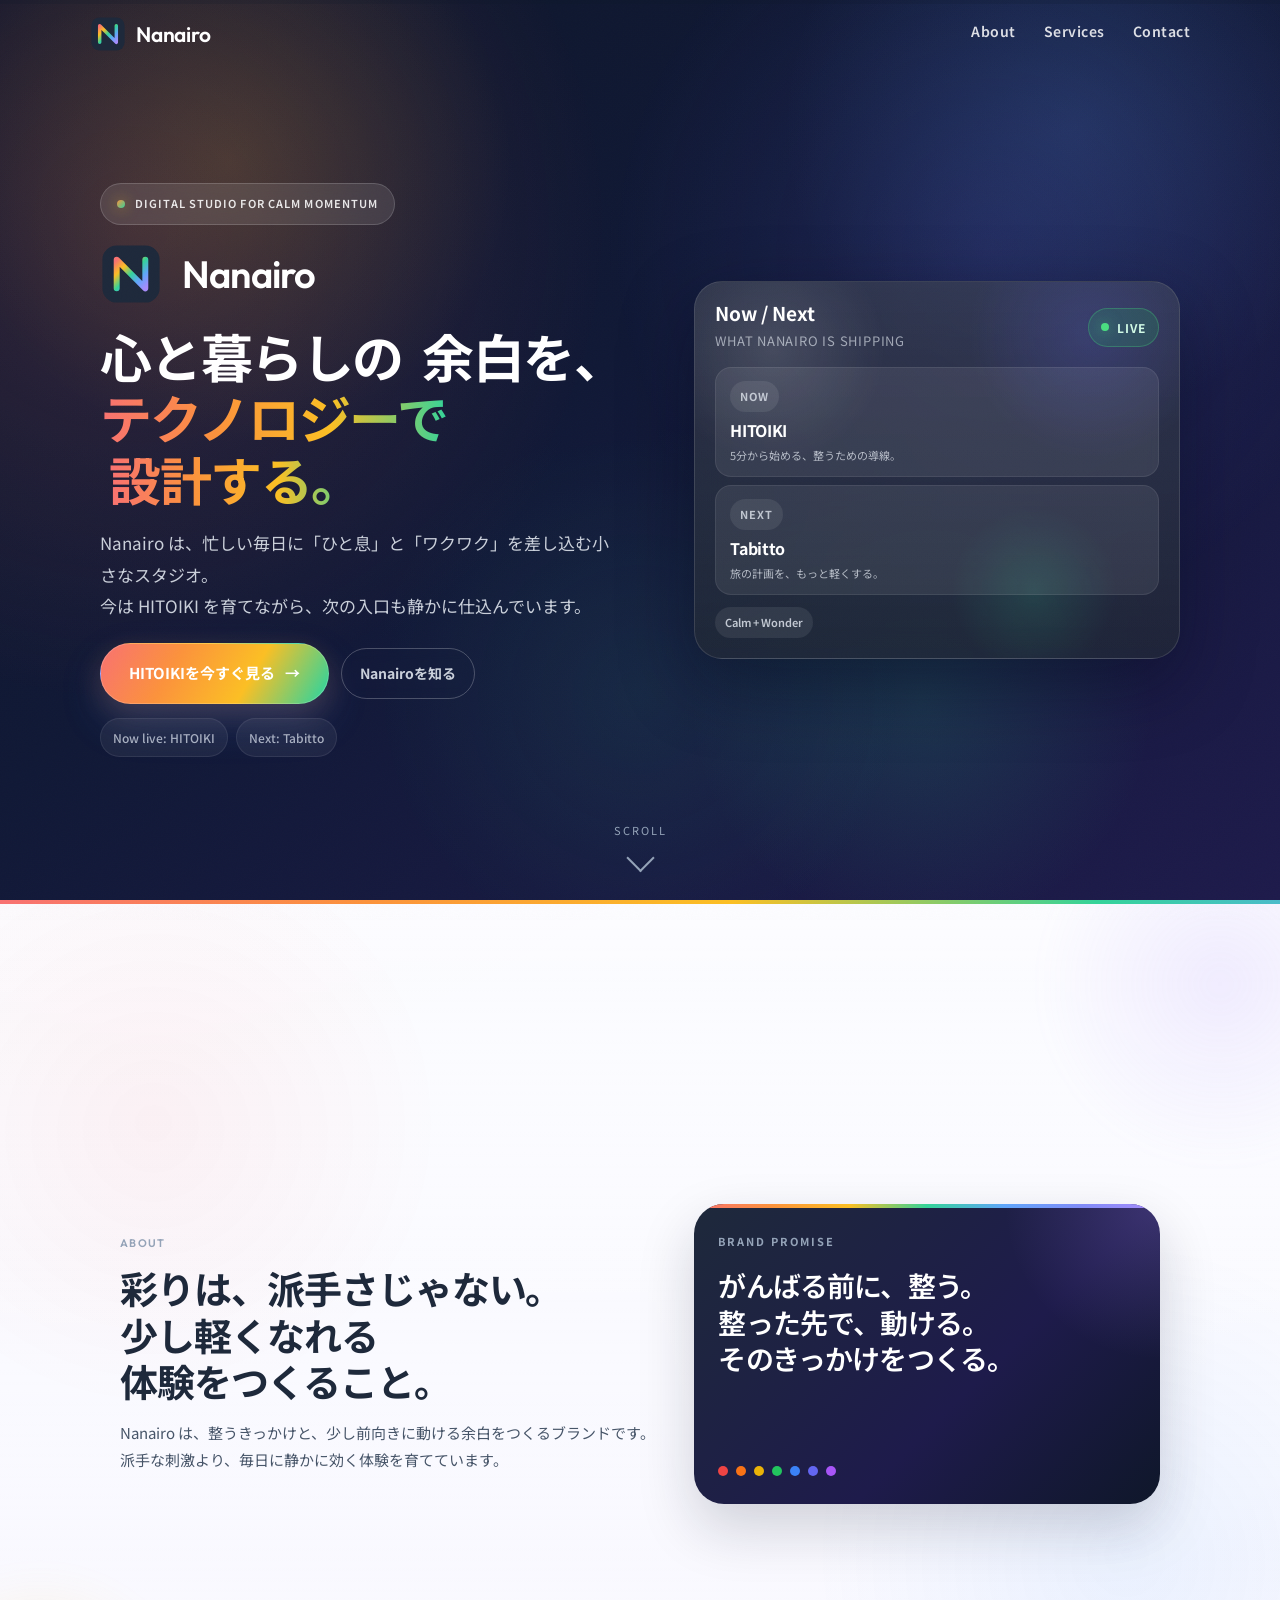
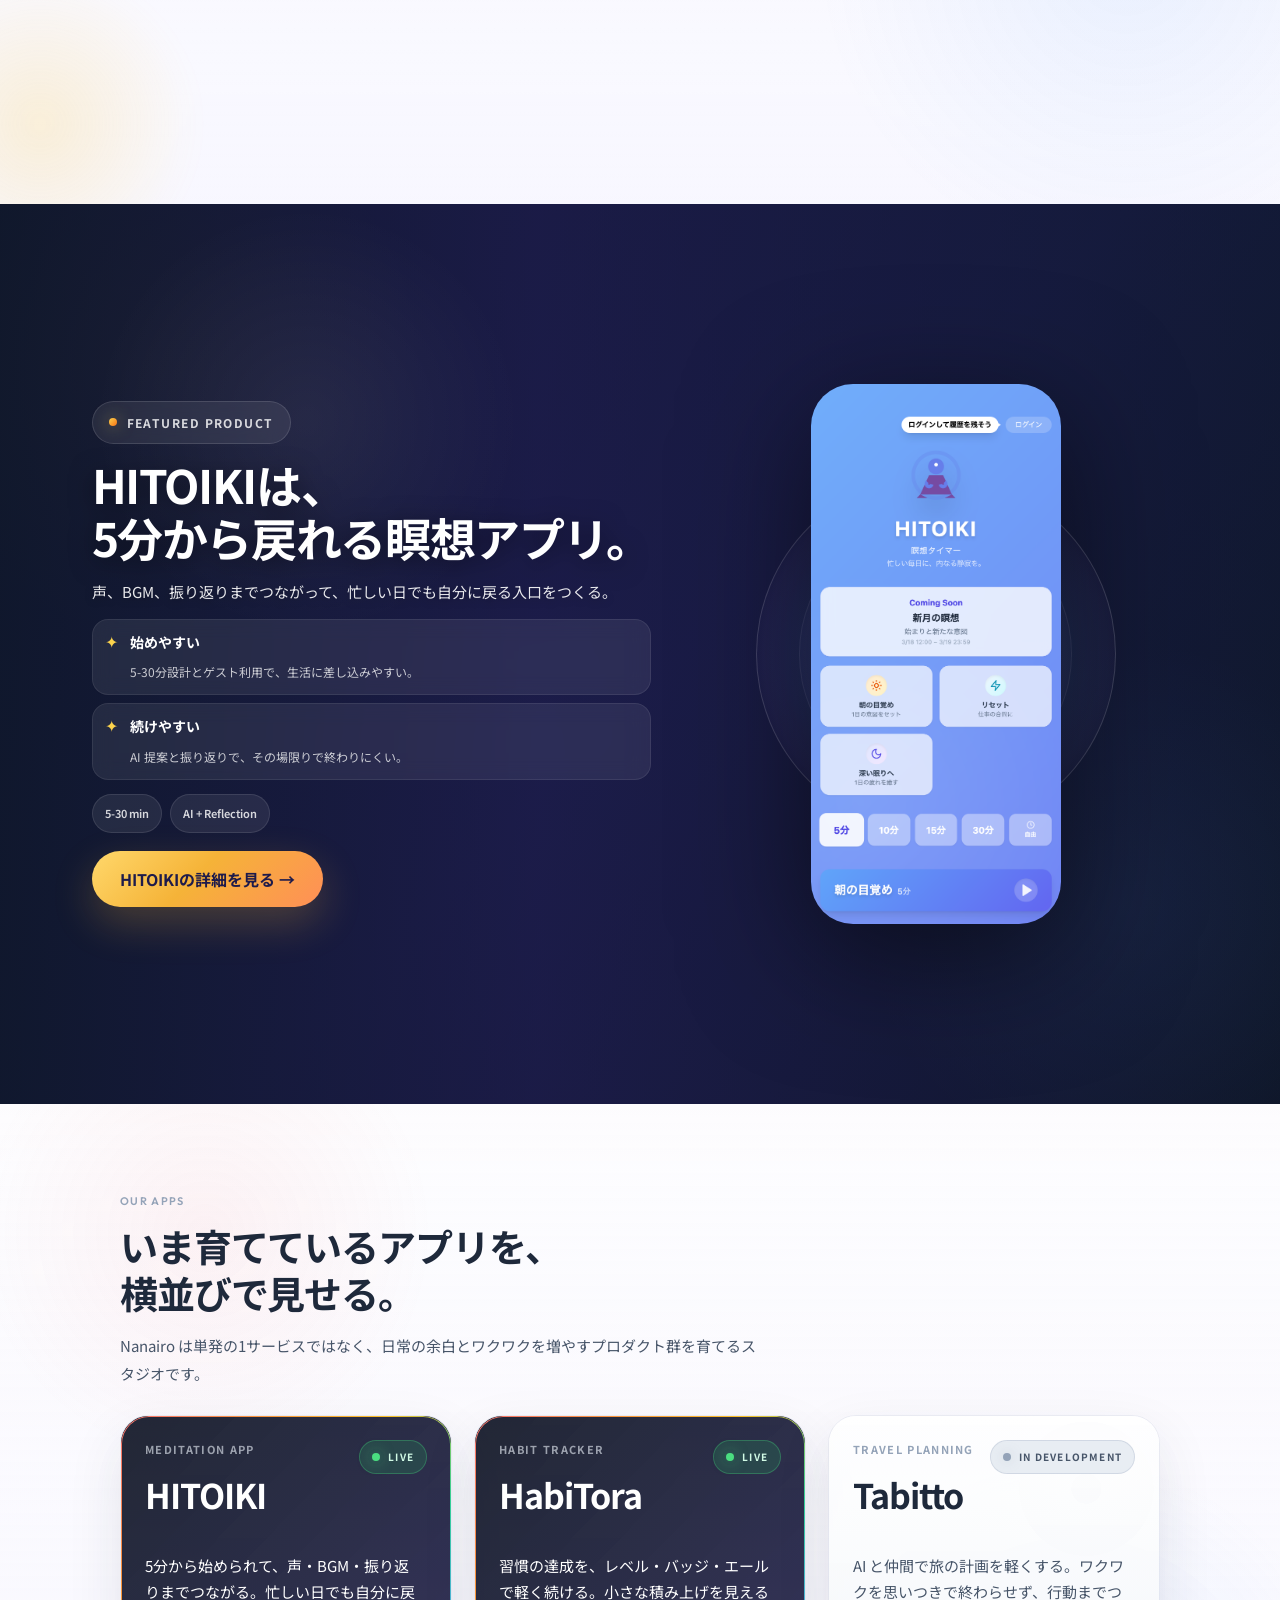
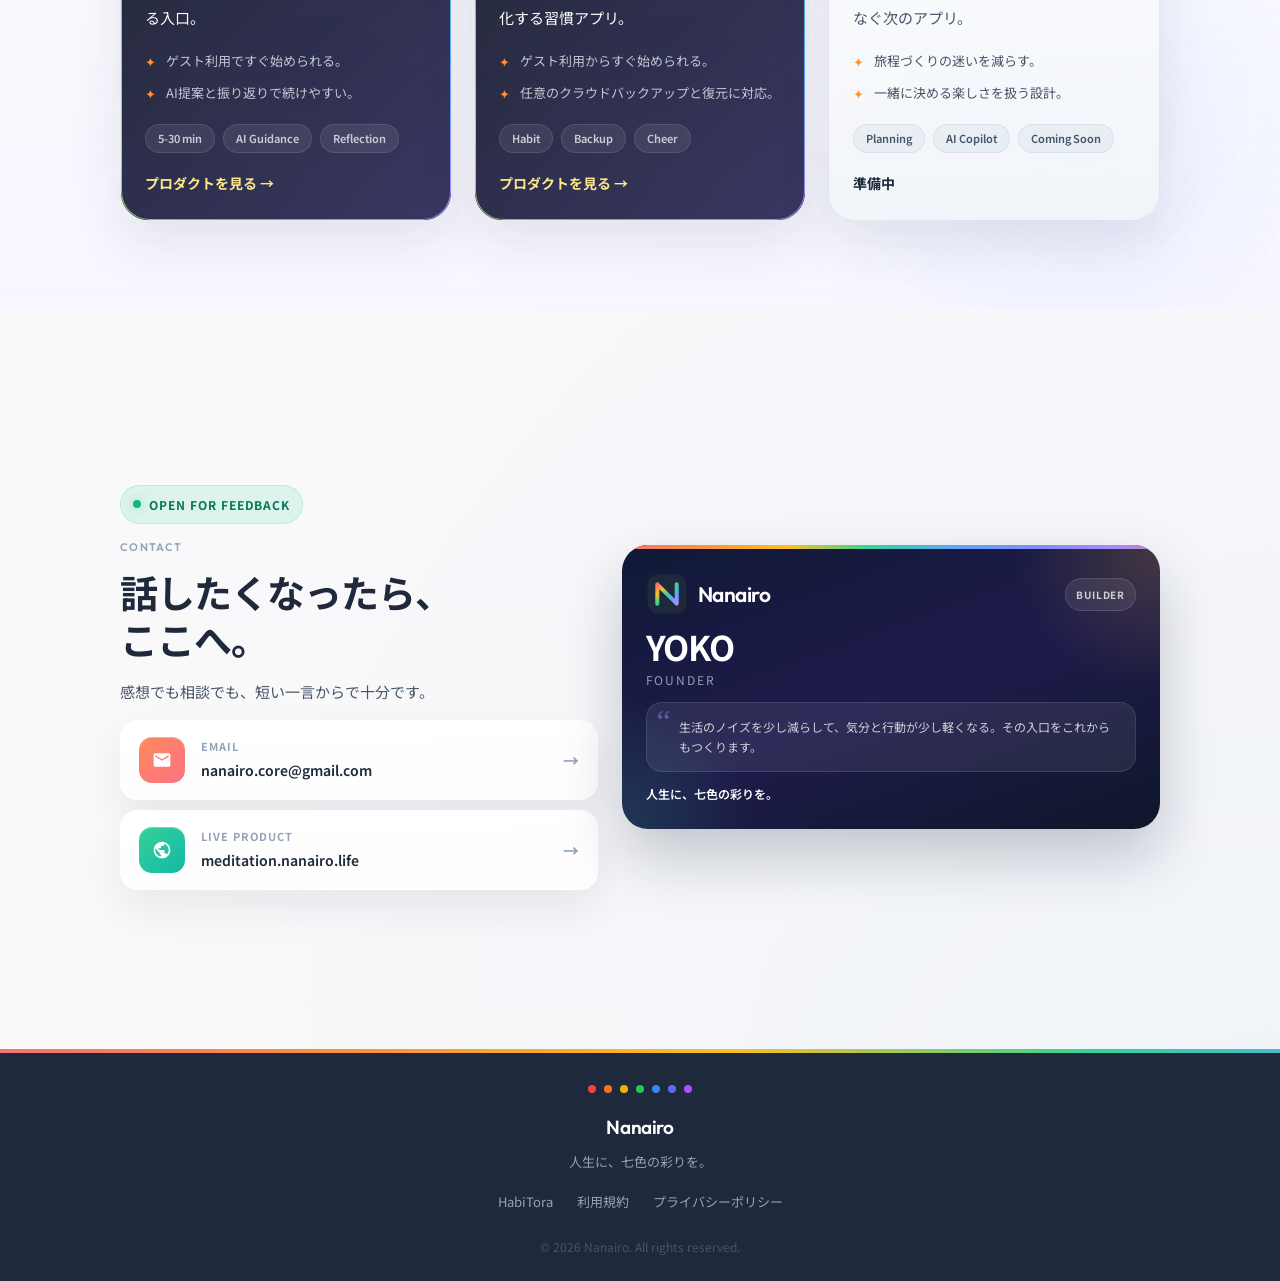
<file: index.html>
<!DOCTYPE html>
<html lang="ja">
<head>
  <meta charset="UTF-8">
  <meta name="viewport" content="width=device-width, initial-scale=1.0">
  <title>Nanairo | 人生に、七色の彩りを。</title>
  <meta name="description" content="Nanairoは、テクノロジーで日常に「ワクワク」と「可能性」を届ける個人事業です。HITOIKIやHabiToraを開発・運営しています。">
  <meta name="keywords" content="Nanairo, ナナイロ, アプリ開発, HITOIKI, HabiTora, 瞑想, 習慣">
  <meta property="og:title" content="Nanairo | 人生に、七色の彩りを。">
  <meta property="og:description" content="テクノロジーで日常に「ワクワク」と「可能性」を届けます。">
  <meta property="og:type" content="website">
  <meta property="og:url" content="https://nanairo.life">
  <link rel="icon" type="image/svg+xml" href="favicon.svg">
  <link rel="preconnect" href="https://fonts.googleapis.com">
  <link rel="preconnect" href="https://fonts.gstatic.com" crossorigin>
  <link href="https://fonts.googleapis.com/css2?family=Outfit:wght@300;400;500;600;700&amp;family=Noto+Sans+JP:wght@400;500;600;700&amp;display=swap" rel="stylesheet">
  <script>document.documentElement.classList.add('js-animate');</script>
  <style>
    /* ===== リセット & ベース ===== */
    *, *::before, *::after {
      margin: 0;
      padding: 0;
      box-sizing: border-box;
    }

    :root {
      --rainbow-red: #f87171;
      --rainbow-orange: #fb923c;
      --rainbow-yellow: #fbbf24;
      --rainbow-green: #34d399;
      --rainbow-blue: #60a5fa;
      --rainbow-indigo: #818cf8;
      --rainbow-purple: #a78bfa;

      --navy: #1e293b;
      --navy-light: #334155;
      --navy-deep: #0f172a;
      --slate-soft: #46546d;
      --gray-100: #f8fafc;
      --gray-200: #e2e8f0;
      --gray-400: #94a3b8;
      --gray-600: #475569;
      --white: #ffffff;
    }

    html {
      scroll-behavior: smooth;
    }

    body {
      position: relative;
      font-family: 'Noto Sans JP', 'Outfit', sans-serif;
      color: var(--navy);
      line-height: 1.75;
      background:
        radial-gradient(circle at top left, rgba(248, 113, 113, 0.08), transparent 24%),
        radial-gradient(circle at bottom right, rgba(96, 165, 250, 0.08), transparent 28%),
        linear-gradient(180deg, #f9fbff 0%, #f7f6ff 45%, #fbfaf8 100%);
      overflow-x: hidden;
      isolation: isolate;
    }

    body::after {
      content: '';
      position: fixed;
      inset: -20px;
      pointer-events: none;
      z-index: 4;
      opacity: 0.045;
      mix-blend-mode: soft-light;
      background-image: url("data:image/svg+xml,%3Csvg xmlns='http://www.w3.org/2000/svg' width='180' height='180' viewBox='0 0 180 180'%3E%3Cfilter id='n'%3E%3CfeTurbulence type='fractalNoise' baseFrequency='0.8' numOctaves='2' stitchTiles='stitch'/%3E%3C/filter%3E%3Crect width='180' height='180' filter='url(%23n)' opacity='1'/%3E%3C/svg%3E");
      background-size: 180px 180px;
      animation: grainShift 10s steps(6) infinite;
    }

    a {
      text-decoration: none;
      color: inherit;
    }

    /* ===== アニメーション ===== */
    @keyframes fadeInUp {
      from { opacity: 0; transform: translateY(40px); }
      to { opacity: 1; transform: translateY(0); }
    }

    @keyframes float {
      0%, 100% { transform: translateY(0); }
      50% { transform: translateY(-12px); }
    }

    @keyframes shimmer {
      0% { background-position: -200% center; }
      100% { background-position: 200% center; }
    }

    @keyframes rainbowLine {
      0% { background-position: 0% 50%; }
      100% { background-position: 200% 50%; }
    }

    @keyframes glowPulse {
      0%, 100% { box-shadow: 0 0 32px 8px rgba(167, 139, 250, 0.35), 0 0 64px 16px rgba(99, 102, 241, 0.2); }
      50% { box-shadow: 0 0 48px 16px rgba(248, 113, 113, 0.3), 0 0 96px 32px rgba(167, 139, 250, 0.25); }
    }

    @keyframes grainShift {
      0%, 100% { transform: translate3d(0, 0, 0); }
      20% { transform: translate3d(-1%, 1%, 0); }
      40% { transform: translate3d(1%, -1%, 0); }
      60% { transform: translate3d(1.5%, 0.5%, 0); }
      80% { transform: translate3d(-1%, -0.5%, 0); }
    }

    @keyframes heroWordReveal {
      from {
        clip-path: inset(0 100% 0 0);
        transform: translateY(24px);
        opacity: 0;
      }
      to {
        clip-path: inset(0 0 0 0);
        transform: translateY(0);
        opacity: 1;
      }
    }

    @keyframes breatheCycle {
      0%, 100% {
        transform: scale(0.82);
        opacity: 0.22;
      }
      36% {
        transform: scale(1.02);
        opacity: 0.44;
      }
      50% {
        transform: scale(1.02);
        opacity: 0.38;
      }
      78% {
        transform: scale(0.9);
        opacity: 0.24;
      }
    }

    @keyframes breatheCore {
      0%, 100% {
        transform: scale(0.88);
        opacity: 0.16;
      }
      36% {
        transform: scale(1.08);
        opacity: 0.34;
      }
      50% {
        transform: scale(1.08);
        opacity: 0.28;
      }
      78% {
        transform: scale(0.96);
        opacity: 0.16;
      }
    }

    .fade-in {
      opacity: 1;
      transform: translateY(0);
      transition: opacity 0.8s ease, transform 0.8s ease;
    }

    html.js-animate .fade-in {
      opacity: 0;
      transform: translateY(40px);
    }

    html.js-animate .fade-in.visible {
      opacity: 1;
      transform: translateY(0);
    }

    .scroll-progress {
      position: fixed;
      top: 0;
      left: 0;
      right: 0;
      height: 4px;
      z-index: 220;
      background: rgba(15, 23, 42, 0.18);
      pointer-events: none;
      overflow: hidden;
    }

    .scroll-progress-bar {
      display: block;
      width: 100%;
      height: 100%;
      transform: scaleX(0);
      transform-origin: left center;
      background: linear-gradient(90deg,
        var(--rainbow-red),
        var(--rainbow-orange),
        var(--rainbow-yellow),
        var(--rainbow-green),
        var(--rainbow-blue),
        var(--rainbow-indigo),
        var(--rainbow-purple)
      );
      background-size: 200% 100%;
      animation: rainbowLine 4s linear infinite;
      box-shadow: 0 0 18px rgba(96, 165, 250, 0.4);
      transition: transform 0.16s ease-out;
    }

    /* ===== ヘッダー ===== */
    header {
      position: fixed;
      top: 0;
      left: 0;
      right: 0;
      z-index: 100;
      padding: 16px 24px;
      transition: all 0.4s ease;
      background: transparent;
    }

    header.scrolled {
      background: rgba(255, 255, 255, 0.92);
      backdrop-filter: blur(20px);
      -webkit-backdrop-filter: blur(20px);
      box-shadow: 0 2px 24px rgba(30, 41, 59, 0.08);
    }

    .header-inner {
      max-width: 1100px;
      margin: 0 auto;
      display: flex;
      align-items: center;
      justify-content: space-between;
    }

    .header-logo {
      display: flex;
      align-items: center;
      gap: 10px;
    }

    .header-logo-icon {
      width: 36px;
      height: 36px;
      border-radius: 10px;
    }

    .header-logo-text {
      font-family: 'Outfit', sans-serif;
      font-size: 21px;
      font-weight: 600;
      letter-spacing: -0.01em;
      color: var(--white);
      transition: color 0.4s ease;
    }

    header.scrolled .header-logo-text {
      color: var(--navy);
    }

    nav {
      display: flex;
      gap: 28px;
    }

    nav a {
      font-size: 14px;
      font-weight: 600;
      color: rgba(255, 255, 255, 0.85);
      letter-spacing: 0.5px;
      transition: color 0.3s ease, opacity 0.3s ease;
      position: relative;
      padding-bottom: 6px;
    }

    nav a::after {
      content: '';
      position: absolute;
      bottom: 0;
      left: 0;
      width: 0;
      height: 3px;
      border-radius: 999px;
      background: linear-gradient(90deg,
        var(--rainbow-red),
        var(--rainbow-orange),
        var(--rainbow-yellow),
        var(--rainbow-green),
        var(--rainbow-blue),
        var(--rainbow-indigo),
        var(--rainbow-purple)
      );
      background-size: 200% 100%;
      transition: width 0.3s ease, opacity 0.3s ease;
      animation: rainbowLine 4s linear infinite;
      opacity: 0.92;
    }

    nav a:hover::after,
    nav a.active::after {
      width: 100%;
    }

    nav a.active {
      color: var(--white);
    }

    header.scrolled nav a {
      color: var(--gray-600);
    }

    header.scrolled nav a:hover {
      color: var(--navy);
    }

    header.scrolled nav a.active {
      color: var(--navy);
    }

    /* ===== ハンバーガーメニュー ===== */
    .hamburger {
      display: none;
      flex-direction: column;
      justify-content: center;
      align-items: center;
      width: 40px;
      height: 40px;
      background: none;
      border: none;
      cursor: pointer;
      gap: 6px;
      z-index: 200;
      position: relative;
    }

    .hamburger span {
      display: block;
      width: 24px;
      height: 2px;
      background: var(--white);
      border-radius: 2px;
      transition: all 0.35s cubic-bezier(0.4, 0, 0.2, 1);
      transform-origin: center;
    }

    header.scrolled .hamburger span {
      background: var(--navy);
    }

    .hamburger.open span:nth-child(1) {
      transform: translateY(8px) rotate(45deg);
    }

    .hamburger.open span:nth-child(2) {
      opacity: 0;
      transform: scaleX(0);
    }

    .hamburger.open span:nth-child(3) {
      transform: translateY(-8px) rotate(-45deg);
    }

    /* モバイルナビドロワー */
    .mobile-nav {
      display: none;
      position: fixed;
      inset: 0;
      z-index: 150;
      pointer-events: none;
    }

    .mobile-nav-backdrop {
      position: absolute;
      inset: 0;
      background: rgba(15, 23, 42, 0.6);
      backdrop-filter: blur(4px);
      opacity: 0;
      transition: opacity 0.35s ease;
    }

    .mobile-nav-drawer {
      position: absolute;
      top: 0;
      right: 0;
      width: 280px;
      height: 100%;
      background: linear-gradient(160deg, #1e293b 0%, #0f172a 100%);
      transform: translateX(100%);
      transition: transform 0.35s cubic-bezier(0.4, 0, 0.2, 1);
      display: flex;
      flex-direction: column;
      padding: 100px 40px 48px;
      gap: 8px;
    }

    .mobile-nav-drawer a {
      font-size: 22px;
      font-weight: 600;
      color: rgba(255, 255, 255, 0.8);
      padding: 12px 0;
      border-bottom: 1px solid rgba(255, 255, 255, 0.08);
      transition: color 0.2s ease, padding-left 0.2s ease;
    }

    .mobile-nav-drawer a:hover {
      color: var(--white);
      padding-left: 8px;
    }

    .mobile-nav-drawer a.active {
      color: var(--white);
      padding-left: 8px;
    }

    .mobile-nav-rainbow {
      display: flex;
      gap: 6px;
      margin-top: auto;
      padding-top: 32px;
    }

    .mobile-nav-rainbow span {
      flex: 1;
      height: 3px;
      border-radius: 2px;
    }

    .mobile-nav.open {
      pointer-events: all;
    }

    .mobile-nav.open .mobile-nav-backdrop {
      opacity: 1;
    }

    .mobile-nav.open .mobile-nav-drawer {
      transform: translateX(0);
    }

    /* ===== ヒーロー ===== */
    .hero {
      min-height: 100svh;
      display: flex;
      align-items: center;
      justify-content: center;
      padding: 96px 24px 56px;
      background:
        radial-gradient(circle at 18% 18%, rgba(251, 191, 36, 0.16), transparent 22%),
        radial-gradient(circle at 84% 14%, rgba(96, 165, 250, 0.16), transparent 22%),
        radial-gradient(circle at 72% 78%, rgba(52, 211, 153, 0.14), transparent 20%),
        linear-gradient(145deg, #0f172a 0%, #111936 44%, #1e1b4b 100%);
      position: relative;
      overflow: hidden;
    }

    .hero::before {
      content: '';
      position: absolute;
      inset: -12%;
      background:
        radial-gradient(circle at 18% 30%, rgba(248, 113, 113, 0.18) 0%, transparent 32%),
        radial-gradient(circle at 72% 32%, rgba(99, 102, 241, 0.18) 0%, transparent 28%),
        radial-gradient(circle at 50% 72%, rgba(52, 211, 153, 0.1) 0%, transparent 24%);
      animation: float 16s ease-in-out infinite;
      opacity: 0.82;
    }

    .hero-content {
      position: relative;
      z-index: 1;
      max-width: 1080px;
      width: 100%;
      display: grid;
      grid-template-columns: minmax(0, 1.08fr) minmax(360px, 0.92fr);
      gap: 24px;
      align-items: center;
    }

    .hero-copy {
      max-width: 700px;
    }

    .hero-badge {
      display: inline-flex;
      align-items: center;
      gap: 10px;
      padding: 10px 16px;
      margin-bottom: 16px;
      border-radius: 999px;
      background: rgba(255, 255, 255, 0.1);
      border: 1px solid rgba(255, 255, 255, 0.16);
      color: rgba(255, 255, 255, 0.88);
      font-size: 11px;
      font-weight: 600;
      letter-spacing: 0.1em;
      text-transform: uppercase;
      backdrop-filter: blur(12px);
    }

    .hero-badge::before {
      content: '';
      width: 8px;
      height: 8px;
      border-radius: 50%;
      background: linear-gradient(135deg, var(--rainbow-orange), var(--rainbow-green));
      box-shadow: 0 0 14px rgba(251, 191, 36, 0.55);
    }

    .hero-logo {
      display: flex;
      align-items: center;
      justify-content: flex-start;
      gap: 20px;
      margin-bottom: 18px;
    }

    .hero-logo-icon {
      width: 62px;
      height: 62px;
      border-radius: 22px;
      animation: float 4s ease-in-out infinite, glowPulse 4s ease-in-out infinite;
    }

    .hero-logo-text {
      font-family: 'Outfit', sans-serif;
      font-size: 38px;
      font-weight: 600;
      letter-spacing: -0.02em;
      color: var(--white);
    }

    .hero-tagline {
      font-size: clamp(30px, 4.6vw, 52px);
      font-weight: 700;
      color: var(--white);
      margin-bottom: 18px;
      line-height: 1.18;
      letter-spacing: -0.03em;
      text-wrap: balance;
    }

    .hero-reveal-line {
      display: block;
      overflow: hidden;
    }

    .hero-reveal-word {
      display: inline-block;
      clip-path: inset(0 0 0 0);
      transform: translateY(0);
      opacity: 1;
    }

    .hero-reveal-word + .hero-reveal-word {
      margin-left: 0.18em;
    }

    html.js-animate .hero-reveal-word {
      clip-path: inset(0 100% 0 0);
      transform: translateY(24px);
      opacity: 0;
      animation: heroWordReveal 0.92s cubic-bezier(0.22, 1, 0.36, 1) forwards;
      animation-delay: calc(var(--hero-delay, 0) * 0.14s + 0.18s);
    }

    .hero-tagline .highlight {
      background: linear-gradient(90deg, var(--rainbow-red), var(--rainbow-orange), var(--rainbow-yellow), var(--rainbow-green), var(--rainbow-blue), var(--rainbow-indigo), var(--rainbow-purple));
      background-size: 200% auto;
      -webkit-background-clip: text;
      -webkit-text-fill-color: transparent;
      animation: shimmer 4s ease-in-out infinite;
    }

    .hero-sub {
      font-size: clamp(15px, 1.4vw, 17px);
      color: rgba(226, 232, 240, 0.88);
      max-width: 520px;
      margin: 0 0 22px;
      line-height: 1.85;
      font-weight: 400;
    }

    .hero-actions {
      display: flex;
      align-items: center;
      gap: 12px;
      margin-bottom: 14px;
      flex-wrap: wrap;
    }

    .hero-cta,
    .hero-cta-secondary {
      display: inline-flex;
      align-items: center;
      gap: 10px;
      border-radius: 50px;
      font-size: 15px;
      font-weight: 700;
      transition: all 0.3s ease;
      position: relative;
    }

    .hero-cta {
      padding: 16px 28px;
      background: linear-gradient(120deg,
        var(--rainbow-red) 0%,
        var(--rainbow-orange) 18%,
        var(--rainbow-yellow) 36%,
        var(--rainbow-green) 54%,
        var(--rainbow-blue) 72%,
        var(--rainbow-purple) 100%
      );
      background-size: 180% 180%;
      color: var(--white);
      border: 1px solid rgba(255, 255, 255, 0.18);
      box-shadow:
        0 18px 42px rgba(59, 130, 246, 0.22),
        0 10px 28px rgba(249, 115, 22, 0.2);
      animation: shimmer 5s ease-in-out infinite;
    }

    .hero-cta-secondary {
      padding: 12px 18px;
      background: transparent;
      border: 1px solid rgba(255, 255, 255, 0.24);
      color: rgba(226, 232, 240, 0.88);
      backdrop-filter: blur(6px);
      font-size: 14px;
    }

    .hero-cta:hover,
    .hero-cta-secondary:hover,
    .btn-gold:hover {
      transform: translateY(-3px);
    }

    .hero-cta:hover {
      box-shadow:
        0 24px 56px rgba(59, 130, 246, 0.26),
        0 16px 32px rgba(249, 115, 22, 0.24);
    }

    .hero-cta-secondary:hover {
      background: rgba(255, 255, 255, 0.08);
      border-color: rgba(255, 255, 255, 0.34);
    }

    .hero-note {
      display: flex;
      flex-wrap: wrap;
      gap: 8px;
      color: rgba(226, 232, 240, 0.72);
      font-size: 12px;
      font-weight: 500;
    }

    .hero-note span {
      padding: 8px 12px;
      border-radius: 999px;
      background: rgba(255, 255, 255, 0.06);
      border: 1px solid rgba(255, 255, 255, 0.08);
    }

    .hero-panel {
      position: relative;
      padding: 20px;
      border-radius: 28px;
      background:
        linear-gradient(180deg, rgba(255, 255, 255, 0.12), rgba(255, 255, 255, 0.05)),
        linear-gradient(180deg, rgba(15, 23, 42, 0.62), rgba(17, 24, 39, 0.74));
      border: 1px solid rgba(255, 255, 255, 0.12);
      backdrop-filter: blur(16px);
      box-shadow: 0 24px 72px rgba(2, 8, 23, 0.38);
      overflow: hidden;
    }

    .hero-panel::before {
      content: '';
      position: absolute;
      inset: 0;
      background:
        radial-gradient(circle at 16% 18%, rgba(255, 255, 255, 0.12), transparent 22%),
        radial-gradient(circle at 82% 14%, rgba(99, 102, 241, 0.2), transparent 24%),
        radial-gradient(circle at 70% 82%, rgba(52, 211, 153, 0.14), transparent 18%);
      pointer-events: none;
    }

    .hero-panel > * {
      position: relative;
      z-index: 1;
    }

    .hero-panel-top {
      display: flex;
      align-items: center;
      justify-content: space-between;
      gap: 16px;
      margin-bottom: 14px;
    }

    .hero-panel-label {
      display: flex;
      flex-direction: column;
      gap: 6px;
    }

    .hero-panel-label strong {
      color: var(--white);
      font-size: 19px;
      line-height: 1.2;
    }

    .hero-panel-label span {
      color: rgba(226, 232, 240, 0.64);
      font-size: 13px;
      letter-spacing: 0.06em;
      text-transform: uppercase;
    }

    .hero-status {
      display: inline-flex;
      align-items: center;
      gap: 8px;
      padding: 8px 12px;
      border-radius: 999px;
      background: rgba(34, 197, 94, 0.16);
      border: 1px solid rgba(74, 222, 128, 0.28);
      color: #d1fae5;
      font-size: 12px;
      font-weight: 700;
      letter-spacing: 0.08em;
      text-transform: uppercase;
      white-space: nowrap;
    }

    .hero-status::before {
      content: '';
      width: 8px;
      height: 8px;
      border-radius: 50%;
      background: #4ade80;
      box-shadow: 0 0 14px rgba(74, 222, 128, 0.55);
    }

    .hero-panel-grid {
      display: grid;
      grid-template-columns: 1fr;
      gap: 8px;
      margin-bottom: 12px;
    }

    .hero-panel-card {
      padding: 12px 14px;
      border-radius: 16px;
      background: rgba(255, 255, 255, 0.08);
      border: 1px solid rgba(255, 255, 255, 0.08);
      min-height: auto;
    }

    .hero-panel-card-label {
      display: inline-flex;
      padding: 6px 10px;
      margin-bottom: 8px;
      border-radius: 999px;
      background: rgba(255, 255, 255, 0.08);
      color: rgba(226, 232, 240, 0.78);
      font-size: 11px;
      font-weight: 700;
      letter-spacing: 0.08em;
      text-transform: uppercase;
    }

    .hero-panel-card h3 {
      font-size: 16px;
      line-height: 1.3;
      color: var(--white);
      margin-bottom: 6px;
      letter-spacing: -0.02em;
    }

    .hero-panel-card p {
      font-size: 11px;
      color: rgba(226, 232, 240, 0.74);
      line-height: 1.55;
    }

    .hero-panel-footer {
      display: flex;
      flex-wrap: wrap;
      gap: 8px;
    }

    .hero-panel-footer span {
      padding: 6px 10px;
      border-radius: 999px;
      background: rgba(255, 255, 255, 0.08);
      color: rgba(226, 232, 240, 0.82);
      font-size: 11px;
      font-weight: 600;
    }

    .hero-scroll-indicator {
      position: absolute;
      bottom: 32px;
      left: 50%;
      transform: translateX(-50%);
      display: flex;
      flex-direction: column;
      align-items: center;
      gap: 8px;
      color: var(--gray-400);
      font-size: 11px;
      letter-spacing: 2px;
      animation: float 2s ease-in-out infinite;
    }

    .hero-scroll-indicator .arrow {
      width: 20px;
      height: 20px;
      border-right: 2px solid var(--gray-400);
      border-bottom: 2px solid var(--gray-400);
      transform: rotate(45deg);
    }

    /* ===== レインボーライン ===== */
    .rainbow-divider {
      height: 4px;
      background: linear-gradient(90deg,
        var(--rainbow-red),
        var(--rainbow-orange),
        var(--rainbow-yellow),
        var(--rainbow-green),
        var(--rainbow-blue),
        var(--rainbow-indigo),
        var(--rainbow-purple),
        var(--rainbow-red)
      );
      background-size: 200% 100%;
      animation: rainbowLine 4s linear infinite;
    }

    /* ===== セクション共通 ===== */
    section {
      padding: 72px 24px;
    }

    .section-inner {
      max-width: 1040px;
      margin: 0 auto;
    }

    .section-label {
      font-family: 'Outfit', sans-serif;
      font-size: 11px;
      font-weight: 600;
      letter-spacing: 0.12em;
      text-transform: uppercase;
      color: var(--gray-400);
      margin-bottom: 12px;
    }

    .section-title {
      font-size: clamp(26px, 3.2vw, 38px);
      font-weight: 700;
      color: var(--navy);
      margin-bottom: 16px;
      line-height: 1.22;
      letter-spacing: -0.03em;
      text-wrap: balance;
    }

    .section-desc {
      font-size: 15px;
      color: var(--gray-600);
      max-width: 560px;
      line-height: 1.85;
      font-weight: 400;
    }

    /* ===== About ===== */
    .about {
      position: relative;
      min-height: 100svh;
      display: flex;
      align-items: center;
      background:
        radial-gradient(circle at 12% 24%, rgba(248, 113, 113, 0.08), transparent 22%),
        radial-gradient(circle at 88% 72%, rgba(96, 165, 250, 0.1), transparent 24%),
        linear-gradient(180deg, rgba(255, 255, 255, 0.52), rgba(255, 255, 255, 0.18));
      overflow: hidden;
    }

    .about::before,
    .about::after {
      content: '';
      position: absolute;
      border-radius: 999px;
      pointer-events: none;
      filter: blur(10px);
    }

    .about::before {
      width: 320px;
      height: 320px;
      left: -120px;
      bottom: -80px;
      background: radial-gradient(circle, rgba(251, 191, 36, 0.18), transparent 70%);
    }

    .about::after {
      width: 360px;
      height: 360px;
      right: -120px;
      top: -100px;
      background: radial-gradient(circle, rgba(167, 139, 250, 0.14), transparent 72%);
    }

    .about .section-inner {
      position: relative;
      z-index: 1;
      width: 100%;
    }

    .about-content {
      display: grid;
      grid-template-columns: minmax(0, 1.08fr) minmax(320px, 0.92fr);
      gap: 28px;
      align-items: center;
      min-height: 58svh;
    }

    .about-text .section-desc {
      margin-bottom: 0;
      font-size: 15px;
      line-height: 1.78;
    }

    .about-visual {
      display: flex;
      flex-direction: column;
      gap: 16px;
    }

    .about-mission-box {
      background:
        radial-gradient(circle at top right, rgba(167, 139, 250, 0.22), transparent 28%),
        linear-gradient(135deg, #1e293b 0%, #1e1b4b 60%, #0f172a 100%);
      border-radius: 30px;
      padding: 28px 24px;
      text-align: left;
      width: 100%;
      min-height: 300px;
      display: flex;
      flex-direction: column;
      justify-content: center;
      position: relative;
      overflow: hidden;
      box-shadow: 0 24px 56px rgba(15, 23, 42, 0.18);
    }

    .about-mission-box::before {
      content: '';
      position: absolute;
      top: 0;
      left: 0;
      right: 0;
      height: 4px;
      background: linear-gradient(90deg,
        var(--rainbow-red), var(--rainbow-orange), var(--rainbow-yellow),
        var(--rainbow-green), var(--rainbow-blue), var(--rainbow-indigo), var(--rainbow-purple));
    }

    .mission-label {
      font-size: 11px;
      font-weight: 700;
      letter-spacing: 2px;
      text-transform: uppercase;
      color: var(--gray-400);
      margin-bottom: 16px;
    }

    .mission-text {
      font-size: clamp(20px, 2.3vw, 28px);
      font-weight: 600;
      color: var(--white);
      line-height: 1.3;
      letter-spacing: -0.03em;
    }

    .about-rainbow-dots {
      display: flex;
      gap: 8px;
      margin-top: auto;
      padding-top: 24px;
      justify-content: flex-start;
    }

    .about-rainbow-dots .dot {
      width: 10px;
      height: 10px;
      border-radius: 50%;
      transition: transform 0.3s ease;
    }

    .about-rainbow-dots .dot:hover {
      transform: scale(1.5);
    }

    /* ===== HITOIKI Hero Banner ===== */
    .hero-hitoiki {
      position: relative;
      width: 100%;
      min-height: 100svh;
      display: flex;
      align-items: center;
      justify-content: center;
      overflow: hidden;
      background:
        radial-gradient(circle at 12% 18%, rgba(251, 191, 36, 0.1), transparent 20%),
        radial-gradient(circle at 88% 78%, rgba(96, 165, 250, 0.12), transparent 20%),
        linear-gradient(135deg, #111936 0%, #171d46 52%, #0f172a 100%);
      padding: 48px 24px;
    }

    .hero-hitoiki-overlay {
      position: absolute;
      inset: 0;
      background:
        radial-gradient(circle at 24% 24%, rgba(255, 255, 255, 0.06), transparent 18%),
        linear-gradient(to right, rgba(15, 23, 42, 0.84) 0%, rgba(30, 27, 75, 0.65) 42%, rgba(15, 23, 42, 0.48) 100%);
      z-index: 1;
    }

    .hero-hitoiki-inner {
      position: relative;
      z-index: 2;
      max-width: 1100px;
      margin: 0 auto;
      display: grid;
      grid-template-columns: minmax(0, 1.05fr) minmax(340px, 0.95fr);
      gap: 32px;
      align-items: center;
    }

    .hero-hitoiki-content {
      display: flex;
      flex-direction: column;
      justify-content: center;
    }

    .hero-hitoiki-eyebrow {
      display: inline-flex;
      align-items: center;
      gap: 10px;
      width: fit-content;
      padding: 10px 16px;
      margin-bottom: 14px;
      border-radius: 999px;
      background: rgba(255, 255, 255, 0.08);
      border: 1px solid rgba(255, 255, 255, 0.12);
      color: rgba(255, 255, 255, 0.82);
      font-size: 12px;
      font-weight: 700;
      letter-spacing: 0.12em;
      text-transform: uppercase;
      backdrop-filter: blur(12px);
    }

    .hero-hitoiki-eyebrow::before {
      content: '';
      width: 8px;
      height: 8px;
      border-radius: 50%;
      background: linear-gradient(135deg, #fcd34d, #f97316);
      box-shadow: 0 0 16px rgba(252, 211, 77, 0.55);
    }

    .hero-hitoiki-title {
      font-size: clamp(28px, 4vw, 46px);
      font-weight: 700;
      color: #ffffff;
      line-height: 1.16;
      margin-bottom: 14px;
      letter-spacing: -0.03em;
      text-wrap: balance;
      text-shadow: 0 4px 24px rgba(0, 0, 0, 0.5);
    }

    .hero-hitoiki-desc {
      font-size: 15px;
      color: rgba(255, 255, 255, 0.9);
      line-height: 1.74;
      margin-bottom: 14px;
      text-shadow: 0 2px 10px rgba(0, 0, 0, 0.3);
    }

    .hero-hitoiki-points {
      display: grid;
      gap: 8px;
      margin-bottom: 14px;
    }

    .hero-hitoiki-point {
      display: flex;
      gap: 12px;
      align-items: flex-start;
      padding: 10px 12px;
      border-radius: 16px;
      background: rgba(255, 255, 255, 0.08);
      border: 1px solid rgba(255, 255, 255, 0.08);
      backdrop-filter: blur(10px);
    }

    .hero-hitoiki-point::before {
      content: '✦';
      color: #fcd34d;
      font-size: 16px;
      line-height: 1.2;
      margin-top: 2px;
    }

    .hero-hitoiki-point strong {
      display: block;
      color: #ffffff;
      margin-bottom: 2px;
      font-size: 14px;
    }

    .hero-hitoiki-point span {
      color: rgba(255, 255, 255, 0.76);
      font-size: 12px;
      line-height: 1.55;
    }

    .hero-hitoiki-meta {
      display: flex;
      flex-wrap: wrap;
      gap: 8px;
      margin-bottom: 18px;
    }

    .hero-hitoiki-meta span {
      padding: 9px 12px;
      border-radius: 999px;
      background: rgba(255, 255, 255, 0.08);
      border: 1px solid rgba(255, 255, 255, 0.1);
      color: rgba(255, 255, 255, 0.82);
      font-size: 11px;
      font-weight: 600;
    }

    .btn-gold {
      display: inline-flex;
      align-items: center;
      justify-content: center;
      gap: 8px;
      padding: 14px 28px;
      background: linear-gradient(135deg, #ffd86b 0%, #f5b338 45%, #ff8f57 100%);
      color: #1e1b4b;
      font-size: 16px;
      font-weight: 700;
      border-radius: 50px;
      transition: all 0.3s ease;
      box-shadow: 0 16px 42px rgba(245, 179, 56, 0.24);
      width: fit-content;
    }

    .hero-hitoiki-mockup {
      display: flex;
      justify-content: center;
      align-items: center;
      position: relative;
      min-height: 320px;
      isolation: isolate;
    }

    .hero-hitoiki-mockup img {
      max-width: 250px;
      width: 100%;
      height: auto;
      border-radius: 42px;
      filter: drop-shadow(0 28px 62px rgba(0, 0, 0, 0.52));
      animation: float 6s ease-in-out infinite;
      position: relative;
      z-index: 3;
    }


    .hero-breath {
      position: absolute;
      top: 50%;
      left: 50%;
      width: min(76vw, 360px);
      aspect-ratio: 1;
      transform: translate(-50%, -50%);
      pointer-events: none;
      z-index: 2;
    }

    .hero-breath-ring,
    .hero-breath-core {
      position: absolute;
      inset: 0;
      border-radius: 50%;
    }

    .hero-breath-ring {
      border: 1px solid rgba(255, 255, 255, 0.16);
      background:
        radial-gradient(circle,
          rgba(252, 211, 77, 0.2) 0%,
          rgba(96, 165, 250, 0.14) 42%,
          rgba(167, 139, 250, 0.06) 68%,
          transparent 78%);
      animation: breatheCycle 8s ease-in-out infinite;
    }

    .hero-breath-ring.secondary {
      inset: 12%;
      border-color: rgba(255, 255, 255, 0.1);
      animation-delay: -2.6s;
      opacity: 0.75;
    }

    .hero-breath-core {
      inset: 22%;
      background:
        radial-gradient(circle,
          rgba(255, 255, 255, 0.18) 0%,
          rgba(252, 211, 77, 0.2) 20%,
          rgba(96, 165, 250, 0.12) 52%,
          transparent 74%);
      filter: blur(14px);
      animation: breatheCore 8s ease-in-out infinite;
    }

    /* ===== Our Apps ===== */
    .apps-showcase {
      position: relative;
      padding: 88px 24px;
      background:
        radial-gradient(circle at 16% 16%, rgba(248, 113, 113, 0.08), transparent 18%),
        radial-gradient(circle at 84% 78%, rgba(96, 165, 250, 0.1), transparent 22%),
        linear-gradient(180deg, rgba(255, 255, 255, 0.65), rgba(247, 246, 255, 0.9));
    }

    .apps-showcase .section-desc {
      max-width: 640px;
      margin-bottom: 28px;
    }

    .apps-grid {
      display: grid;
      grid-template-columns: repeat(auto-fit, minmax(280px, 1fr));
      gap: 22px;
    }

    .app-card {
      --card-rotate-x: 0deg;
      --card-rotate-y: 0deg;
      --card-lift: 0px;
      --shine-x: 50%;
      --shine-y: 50%;
      --shine-opacity: 0;
      position: relative;
      display: flex;
      flex-direction: column;
      min-height: 360px;
      padding: 24px;
      border-radius: 28px;
      overflow: hidden;
      transition: transform 0.32s ease, box-shadow 0.32s ease, border-color 0.32s ease;
      border: 1px solid rgba(148, 163, 184, 0.18);
      box-shadow: 0 22px 54px rgba(30, 41, 59, 0.1);
      isolation: isolate;
      transform: perspective(1400px) rotateX(var(--card-rotate-x)) rotateY(var(--card-rotate-y)) translateY(var(--card-lift));
      transform-style: preserve-3d;
      will-change: transform;
    }

    .app-card::before {
      content: '';
      position: absolute;
      inset: 0;
      z-index: -1;
      opacity: 0.95;
    }

    .app-card.live::before {
      background:
        radial-gradient(circle at var(--shine-x) var(--shine-y), hsl(0 0% 100% / var(--shine-opacity)), transparent 36%),
        linear-gradient(135deg, rgba(17, 24, 39, 0.98), rgba(30, 27, 75, 0.92)),
        linear-gradient(120deg,
          rgba(248, 113, 113, 0.14),
          rgba(251, 191, 36, 0.08),
          rgba(96, 165, 250, 0.14)
        );
    }

    .app-card.live::after {
      content: '';
      position: absolute;
      inset: 0;
      padding: 1px;
      border-radius: inherit;
      background: linear-gradient(130deg,
        var(--rainbow-red),
        var(--rainbow-orange),
        var(--rainbow-yellow),
        var(--rainbow-green),
        var(--rainbow-blue),
        var(--rainbow-purple)
      );
      -webkit-mask:
        linear-gradient(#fff 0 0) content-box,
        linear-gradient(#fff 0 0);
      -webkit-mask-composite: xor;
      mask:
        linear-gradient(#fff 0 0) content-box,
        linear-gradient(#fff 0 0);
      mask-composite: exclude;
      pointer-events: none;
    }

    .app-card.coming::before {
      background:
        radial-gradient(circle at var(--shine-x) var(--shine-y), hsl(0 0% 100% / var(--shine-opacity)), transparent 36%),
        linear-gradient(180deg, rgba(255, 255, 255, 0.96), rgba(241, 245, 249, 0.96)),
        radial-gradient(circle at 78% 18%, rgba(148, 163, 184, 0.18), transparent 22%);
    }

    .app-card:hover {
      --card-lift: -8px;
      --shine-opacity: 0.22;
      box-shadow: 0 28px 68px rgba(30, 41, 59, 0.16);
    }

    .app-card.live:hover {
      box-shadow:
        0 28px 68px rgba(30, 41, 59, 0.22),
        0 0 0 1px rgba(255, 255, 255, 0.08),
        0 0 38px rgba(96, 165, 250, 0.16);
    }

    .app-card-header {
      display: flex;
      align-items: flex-start;
      justify-content: space-between;
      gap: 16px;
      margin-bottom: 18px;
    }

    .app-card-kicker {
      font-size: 11px;
      font-weight: 700;
      letter-spacing: 0.12em;
      text-transform: uppercase;
      color: var(--gray-400);
      margin-bottom: 6px;
    }

    .app-card.live .app-card-kicker {
      color: rgba(226, 232, 240, 0.64);
    }

    .app-card-badge {
      display: inline-flex;
      align-items: center;
      gap: 8px;
      padding: 7px 12px;
      border-radius: 999px;
      font-size: 10px;
      font-weight: 700;
      letter-spacing: 0.12em;
      text-transform: uppercase;
      white-space: nowrap;
    }

    .app-card-badge.live {
      color: #d1fae5;
      background: rgba(34, 197, 94, 0.16);
      border: 1px solid rgba(74, 222, 128, 0.3);
    }

    .app-card-badge.live::before,
    .app-card-badge.coming::before {
      content: '';
      width: 8px;
      height: 8px;
      border-radius: 50%;
    }

    .app-card-badge.live::before {
      background: #4ade80;
      box-shadow: 0 0 14px rgba(74, 222, 128, 0.55);
    }

    .app-card-badge.coming {
      color: var(--gray-600);
      background: rgba(226, 232, 240, 0.78);
      border: 1px solid rgba(148, 163, 184, 0.26);
    }

    .app-card-badge.coming::before {
      background: var(--gray-400);
      box-shadow: 0 0 12px rgba(148, 163, 184, 0.34);
    }

    .app-card-title {
      font-size: clamp(28px, 3vw, 34px);
      font-weight: 700;
      letter-spacing: -0.03em;
      margin-bottom: 10px;
    }

    .app-card.live .app-card-title,
    .app-card.live .app-card-desc {
      color: var(--white);
    }

    .app-card.coming .app-card-title {
      color: var(--navy);
    }

    .app-card-desc {
      font-size: 15px;
      line-height: 1.75;
      color: var(--gray-600);
      margin-bottom: 18px;
      max-width: 34ch;
    }

    .app-card-features {
      display: grid;
      gap: 10px;
      margin-bottom: 20px;
    }

    .app-card-feature {
      display: flex;
      gap: 10px;
      align-items: flex-start;
      font-size: 13px;
      line-height: 1.65;
      color: var(--gray-600);
    }

    .app-card.live .app-card-feature {
      color: rgba(226, 232, 240, 0.82);
    }

    .app-card-feature::before {
      content: '✦';
      color: var(--rainbow-orange);
      flex-shrink: 0;
      margin-top: 1px;
    }

    .app-card-tags {
      display: flex;
      flex-wrap: wrap;
      gap: 8px;
      margin-top: auto;
      margin-bottom: 18px;
    }

    .app-card-tags span {
      padding: 8px 12px;
      border-radius: 999px;
      font-size: 11px;
      font-weight: 600;
      line-height: 1;
    }

    .app-card.live .app-card-tags span {
      background: rgba(255, 255, 255, 0.08);
      color: rgba(226, 232, 240, 0.84);
      border: 1px solid rgba(255, 255, 255, 0.1);
    }

    .app-card.coming .app-card-tags span {
      background: rgba(226, 232, 240, 0.62);
      color: var(--gray-600);
      border: 1px solid rgba(148, 163, 184, 0.18);
    }

    .app-card-link {
      display: inline-flex;
      align-items: center;
      gap: 8px;
      width: fit-content;
      font-size: 14px;
      font-weight: 700;
    }

    .app-card.live .app-card-link {
      color: #fde68a;
    }

    .app-card.coming .app-card-link {
      color: var(--navy);
    }

    /* ===== Contact ===== */
    .contact {
      min-height: calc(100svh - 160px);
      display: flex;
      align-items: center;
      padding: 40px 24px 24px;
      background: transparent;
    }

    .contact .section-inner {
      width: 100%;
    }

    .contact-content {
      display: grid;
      grid-template-columns: minmax(0, 0.94fr) minmax(340px, 1.06fr);
      gap: 24px;
      align-items: center;
    }

    .contact-text {
      padding: 0;
    }

    .contact-text .section-desc {
      margin-bottom: 14px;
    }

    .contact-availability {
      display: inline-flex;
      align-items: center;
      gap: 8px;
      padding: 8px 12px;
      margin-bottom: 14px;
      border-radius: 999px;
      background: rgba(52, 211, 153, 0.14);
      border: 1px solid rgba(52, 211, 153, 0.2);
      color: #047857;
      font-size: 12px;
      font-weight: 700;
      letter-spacing: 0.08em;
      text-transform: uppercase;
    }

    .contact-availability::before {
      content: '';
      width: 8px;
      height: 8px;
      border-radius: 50%;
      background: #10b981;
      box-shadow: 0 0 12px rgba(16, 185, 129, 0.42);
    }

    .contact-links {
      display: flex;
      flex-direction: column;
      gap: 10px;
      margin-bottom: 0;
    }

    .contact-link-item {
      display: flex;
      align-items: center;
      justify-content: space-between;
      gap: 16px;
      padding: 16px 18px;
      background: linear-gradient(180deg, rgba(255, 255, 255, 0.92), rgba(255, 255, 255, 0.78));
      border: 1px solid rgba(255, 255, 255, 0.92);
      border-radius: 18px;
      transition: all 0.3s ease;
      box-shadow: 0 18px 42px rgba(30, 41, 59, 0.08);
    }

    .contact-link-item:hover {
      transform: translateX(6px);
      box-shadow: 0 22px 48px rgba(30, 41, 59, 0.12);
    }

    .contact-link-main {
      display: flex;
      align-items: center;
      gap: 16px;
      min-width: 0;
    }

    .contact-link-arrow {
      color: var(--gray-400);
      font-size: 16px;
      font-weight: 700;
      transition: transform 0.3s ease;
    }

    .contact-link-item:hover .contact-link-arrow {
      transform: translateX(4px);
    }

    .contact-icon-wrap {
      width: 46px;
      height: 46px;
      border-radius: 13px;
      display: flex;
      align-items: center;
      justify-content: center;
      flex-shrink: 0;
      box-shadow: inset 0 1px 0 rgba(255, 255, 255, 0.3);
    }

    .contact-icon-wrap.email-icon {
      background: linear-gradient(135deg, #ff8a5b 0%, #fb7185 100%);
    }

    .contact-icon-wrap.web-icon {
      background: linear-gradient(135deg, #34d399 0%, #14b8a6 100%);
    }

    .contact-icon-wrap svg {
      width: 20px;
      height: 20px;
      fill: white;
    }

    .contact-link-label {
      font-size: 11px;
      font-weight: 700;
      letter-spacing: 1px;
      text-transform: uppercase;
      color: var(--gray-400);
      margin-bottom: 2px;
    }

    .contact-link-value {
      font-size: 14px;
      font-weight: 600;
      color: var(--navy);
      word-break: break-all;
    }

    .contact-card {
      background:
        radial-gradient(circle at top right, rgba(251, 191, 36, 0.18), transparent 24%),
        radial-gradient(circle at left bottom, rgba(52, 211, 153, 0.16), transparent 22%),
        linear-gradient(160deg, #111936 0%, #1e1b4b 52%, #0f172a 100%);
      border-radius: 26px;
      padding: 0;
      text-align: left;
      color: var(--white);
      overflow: hidden;
      position: relative;
      box-shadow: 0 28px 60px rgba(15, 23, 42, 0.22);
    }

    .contact-card-rainbow {
      height: 4px;
      background: linear-gradient(90deg,
        #f87171, #fb923c, #fbbf24, #34d399, #60a5fa, #818cf8, #a78bfa,
        #f87171, #fb923c, #fbbf24, #34d399, #60a5fa, #818cf8, #a78bfa
      );
      background-size: 200% 100%;
      animation: rainbowLine 4s linear infinite;
    }

    .contact-card-inner {
      padding: 24px 24px 26px;
    }

    .contact-card-top {
      display: flex;
      align-items: center;
      justify-content: space-between;
      gap: 16px;
      margin-bottom: 14px;
    }

    .contact-card-logo {
      display: flex;
      align-items: center;
      gap: 10px;
      margin-bottom: 0;
    }

    .contact-card-logo img {
      width: 42px;
      height: 42px;
      border-radius: 12px;
    }

    .contact-card-logo-text {
      font-family: 'Outfit', sans-serif;
      font-size: 21px;
      font-weight: 600;
      letter-spacing: -0.02em;
    }

    .contact-card-chip {
      padding: 7px 10px;
      border-radius: 999px;
      background: rgba(255, 255, 255, 0.08);
      border: 1px solid rgba(255, 255, 255, 0.12);
      color: rgba(255, 255, 255, 0.76);
      font-size: 10px;
      font-weight: 700;
      letter-spacing: 0.08em;
      text-transform: uppercase;
      white-space: nowrap;
    }

    .contact-card-name {
      font-size: clamp(24px, 2.8vw, 34px);
      font-weight: 700;
      letter-spacing: -0.03em;
      margin-bottom: 4px;
      line-height: 1.05;
    }

    .contact-card-title {
      font-size: 12px;
      color: rgba(226, 232, 240, 0.62);
      letter-spacing: 0.16em;
      text-transform: uppercase;
      margin-bottom: 12px;
    }

    .contact-card-message {
      display: block;
      background: rgba(255, 255, 255, 0.08);
      border: 1px solid rgba(255, 255, 255, 0.1);
      border-radius: 16px;
      padding: 14px 16px 14px 18px;
      font-size: 12px;
      color: rgba(255, 255, 255, 0.78);
      line-height: 1.68;
      margin-bottom: 0;
      text-align: left;
      position: relative;
    }

    .contact-card-message::before {
      content: '\201C';
      font-size: 32px;
      color: var(--rainbow-indigo);
      opacity: 0.5;
      position: absolute;
      top: 2px;
      left: 10px;
      font-family: Georgia, serif;
      line-height: 1;
    }

    .contact-card-message p {
      padding-left: 14px;
    }

    .contact-card-tagline {
      font-size: 12px;
      color: rgba(255, 255, 255, 0.48);
      line-height: 1.6;
      margin-top: 12px;
    }

    .contact-card-tagline strong {
      color: var(--white);
      font-weight: 600;
    }

    /* ===== フッター ===== */
    footer {
      background: var(--navy);
      padding: 32px 24px 24px;
      text-align: center;
    }

    .footer-inner {
      max-width: 1000px;
      margin: 0 auto;
    }

    .footer-rainbow-dots {
      display: flex;
      gap: 8px;
      justify-content: center;
      margin-bottom: 18px;
    }

    .footer-rainbow-dots .dot {
      width: 8px;
      height: 8px;
      border-radius: 50%;
    }

    .footer-logo-text {
      font-family: 'Outfit', sans-serif;
      font-size: 19px;
      font-weight: 600;
      letter-spacing: -0.02em;
      color: var(--white);
      margin-bottom: 6px;
    }

    .footer-tagline {
      font-size: 13px;
      color: var(--gray-400);
      margin-bottom: 18px;
    }

    .footer-links {
      display: flex;
      gap: 24px;
      justify-content: center;
      margin-bottom: 22px;
    }

    .footer-links a {
      font-size: 13px;
      color: var(--gray-400);
      transition: color 0.3s ease;
    }

    .footer-links a:hover {
      color: var(--white);
    }

    .footer-copy {
      font-size: 12px;
      color: var(--gray-600);
    }

    @media (prefers-reduced-motion: reduce) {
      html {
        scroll-behavior: auto;
      }

      body::after,
      .hero-logo-icon,
      .hero-scroll-indicator,
      .hero-cta,
      .hero-breath-ring,
      .hero-breath-core,
      .hero-hitoiki-mockup img,
      .scroll-progress-bar {
        animation: none !important;
      }

      html.js-animate .fade-in,
      html.js-animate .hero-reveal-word {
        transition: none !important;
        animation: none !important;
        transform: none !important;
        clip-path: inset(0 0 0 0) !important;
        opacity: 1 !important;
      }

      .app-card {
        transition: none !important;
        transform: none !important;
      }
    }

    /* ===== レスポンシブ ===== */
    @media (max-width: 900px) {
      .hero-content,
      .about-content,
      .hero-hitoiki-inner,
      .contact-content {
        grid-template-columns: 1fr;
      }

      .about {
        min-height: auto;
        display: block;
      }

      .about-content {
        min-height: 0;
      }

      .about-mission-box {
        min-height: auto;
      }

      .hero-hitoiki,
      .contact {
        min-height: auto;
      }

      .hero-hitoiki-overlay {
        background: linear-gradient(to bottom, rgba(15, 23, 42, 0.82) 0%, rgba(30, 27, 75, 0.78) 100%);
      }

      .hero-hitoiki-content {
        align-items: center;
        text-align: center;
      }

      .hero-hitoiki-points {
        text-align: left;
      }

      .hero-hitoiki-mockup {
        order: -1;
        min-height: 340px;
      }

      .apps-showcase {
        padding: 72px 24px;
      }
    }

    @media (max-width: 768px) {
      nav { display: none; }
      .hamburger { display: flex; }
      .mobile-nav { display: block; }

      .hero {
        padding-top: 112px;
      }

      .hero-content {
        gap: 30px;
      }

      .hero-logo-text { font-size: 36px; }
      .hero-tagline { font-size: 34px; }
      .hero-sub { font-size: 16px; }
      .hero-logo-icon { width: 60px; height: 60px; }

      .hero-panel-grid {
        grid-template-columns: 1fr;
      }

      .section-title { font-size: 26px; }

      .contact-content {
        gap: 40px;
      }

      .footer-links {
        flex-direction: column;
        gap: 12px;
      }

      section { padding: 56px 20px; }

      .contact {
        padding: 40px 20px 48px;
        min-height: auto;
      }

      .apps-showcase {
        padding: 64px 20px;
      }
    }

    @media (max-width: 480px) {
      .hero-logo-icon { width: 48px; height: 48px; }
      .hero-logo-text { font-size: 28px; }
      .hero-tagline { font-size: 32px; }

      .mission-text { font-size: 18px; }

      .contact-card {
        border-radius: 24px;
      }

      .contact-card-name { font-size: 28px; }
    }
  </style>
</head>
<body>

  <div class="scroll-progress" aria-hidden="true">
    <span class="scroll-progress-bar" id="scrollProgressBar"></span>
  </div>

  <!-- ヘッダー -->
  <header id="header">
    <div class="header-inner">
      <a href="#" class="header-logo">
        <img src="favicon.svg" alt="Nanairo" class="header-logo-icon">
        <span class="header-logo-text">Nanairo</span>
      </a>
      <nav>
        <a href="#about" class="nav-link" data-nav-link="about">About</a>
        <a href="#services" class="nav-link" data-nav-link="services">Services</a>
        <a href="#contact" class="nav-link" data-nav-link="contact">Contact</a>
      </nav>
      <!-- ハンバーガーボタン -->
      <button class="hamburger" id="hamburger" aria-label="メニューを開く">
        <span></span>
        <span></span>
        <span></span>
      </button>
    </div>
  </header>

  <!-- モバイルナビ -->
  <div class="mobile-nav" id="mobileNav">
    <div class="mobile-nav-backdrop" id="mobileNavBackdrop"></div>
    <div class="mobile-nav-drawer">
      <a href="#about" class="mobile-nav-link" data-nav-link="about">About</a>
      <a href="#services" class="mobile-nav-link" data-nav-link="services">Services</a>
      <a href="#contact" class="mobile-nav-link" data-nav-link="contact">Contact</a>
      <div class="mobile-nav-rainbow">
        <span style="background:#ef4444;"></span>
        <span style="background:#f97316;"></span>
        <span style="background:#eab308;"></span>
        <span style="background:#22c55e;"></span>
        <span style="background:#3b82f6;"></span>
        <span style="background:#6366f1;"></span>
        <span style="background:#a855f7;"></span>
      </div>
    </div>
  </div>

  <!-- ヒーロー -->
  <section class="hero" id="hero">
    <div class="hero-content">
      <div class="hero-copy">
        <div class="hero-badge">Digital Studio For Calm Momentum</div>
        <div class="hero-logo">
          <img src="favicon.svg" alt="Nanairo" class="hero-logo-icon">
          <span class="hero-logo-text">Nanairo</span>
        </div>
        <h1 class="hero-tagline">
          <span class="hero-reveal-line">
            <span class="hero-reveal-word" style="--hero-delay:0">心と暮らしの</span>
            <span class="hero-reveal-word" style="--hero-delay:1">余白を、</span>
          </span>
          <span class="hero-reveal-line">
            <span class="hero-reveal-word highlight" style="--hero-delay:2">テクノロジーで</span>
            <span class="hero-reveal-word highlight" style="--hero-delay:3">設計する。</span>
          </span>
        </h1>
        <p class="hero-sub">
          Nanairo は、忙しい毎日に「ひと息」と「ワクワク」を差し込む小さなスタジオ。<br>
          今は HITOIKI を育てながら、次の入口も静かに仕込んでいます。
        </p>
        <div class="hero-actions">
          <a href="#services" class="hero-cta">HITOIKIを今すぐ見る <span>→</span></a>
          <a href="#about" class="hero-cta-secondary">Nanairoを知る</a>
        </div>
        <div class="hero-note">
          <span>Now live: HITOIKI</span>
          <span>Next: Tabitto</span>
        </div>
      </div>
      <div class="hero-panel fade-in">
        <div class="hero-panel-top">
          <div class="hero-panel-label">
            <strong>Now / Next</strong>
            <span>What Nanairo is shipping</span>
          </div>
          <div class="hero-status">Live</div>
        </div>
        <div class="hero-panel-grid">
          <div class="hero-panel-card">
            <div class="hero-panel-card-label">Now</div>
            <h3>HITOIKI</h3>
            <p>5分から始める、整うための導線。</p>
          </div>
          <div class="hero-panel-card">
            <div class="hero-panel-card-label">Next</div>
            <h3>Tabitto</h3>
            <p>旅の計画を、もっと軽くする。</p>
          </div>
        </div>
        <div class="hero-panel-footer">
          <span>Calm + Wonder</span>
        </div>
      </div>
    </div>
    <div class="hero-scroll-indicator">
      <span>SCROLL</span>
      <div class="arrow"></div>
    </div>
  </section>

  <!-- レインボーライン -->
  <div class="rainbow-divider"></div>

  <!-- About -->
  <section class="about" id="about" data-nav-section="about">
    <div class="section-inner">
      <div class="about-content">
        <div class="about-text fade-in">
          <p class="section-label">About</p>
          <h2 class="section-title">彩りは、派手さじゃない。<br>少し軽くなれる<br>体験をつくること。</h2>
          <p class="section-desc">
            Nanairo は、整うきっかけと、少し前向きに動ける余白をつくるブランドです。<br>
            派手な刺激より、毎日に静かに効く体験を育てています。
          </p>
        </div>
        <div class="about-visual fade-in">
          <div class="about-mission-box">
            <div class="mission-label">Brand Promise</div>
            <div class="mission-text">
              がんばる前に、整う。<br>
              整った先で、動ける。<br>
              そのきっかけをつくる。
            </div>
            <div class="about-rainbow-dots">
              <span class="dot" style="background: #ef4444;"></span>
              <span class="dot" style="background: #f97316;"></span>
              <span class="dot" style="background: #eab308;"></span>
              <span class="dot" style="background: #22c55e;"></span>
              <span class="dot" style="background: #3b82f6;"></span>
              <span class="dot" style="background: #6366f1;"></span>
              <span class="dot" style="background: #a855f7;"></span>
            </div>
          </div>
        </div>
      </div>
    </div>
  </section>

  <!-- HITOIKI Hero Banner -->
  <section class="hero-hitoiki" id="services" data-nav-section="services">
    <div class="hero-hitoiki-overlay"></div>
    <div class="hero-hitoiki-inner">
      <div class="hero-hitoiki-content fade-in">
        <div class="hero-hitoiki-eyebrow">Featured Product</div>
        <h2 class="hero-hitoiki-title">HITOIKIは、<br>5分から戻れる瞑想アプリ。</h2>
        <p class="hero-hitoiki-desc">
          声、BGM、振り返りまでつながって、忙しい日でも自分に戻る入口をつくる。
        </p>
        <div class="hero-hitoiki-points">
          <div class="hero-hitoiki-point">
            <div>
              <strong>始めやすい</strong>
              <span>5-30分設計とゲスト利用で、生活に差し込みやすい。</span>
            </div>
          </div>
          <div class="hero-hitoiki-point">
            <div>
              <strong>続けやすい</strong>
              <span>AI 提案と振り返りで、その場限りで終わりにくい。</span>
            </div>
          </div>
        </div>
        <div class="hero-hitoiki-meta">
          <span>5-30 min</span>
          <span>AI + Reflection</span>
        </div>
        <a href="https://meditation.nanairo.life/lp" class="btn-gold" target="_blank" rel="noreferrer">
          HITOIKIの詳細を見る →
        </a>
      </div>
      <div class="hero-hitoiki-mockup fade-in">
        <div class="hero-breath" aria-hidden="true">
          <span class="hero-breath-ring"></span>
          <span class="hero-breath-ring secondary"></span>
          <span class="hero-breath-core"></span>
        </div>
        <img src="hitoiki-mockup.png" alt="HITOIKI アプリ画面">
      </div>
    </div>
  </section>

  <section class="apps-showcase" id="apps" data-nav-section="services">
    <div class="section-inner">
      <div class="fade-in">
        <p class="section-label">Our Apps</p>
        <h2 class="section-title">いま育てているアプリを、<br>横並びで見せる。</h2>
        <p class="section-desc">
          Nanairo は単発の1サービスではなく、日常の余白とワクワクを増やすプロダクト群を育てるスタジオです。
        </p>
      </div>
      <div class="apps-grid">
        <article class="app-card live fade-in">
          <div class="app-card-header">
            <div>
              <div class="app-card-kicker">Meditation App</div>
              <h3 class="app-card-title">HITOIKI</h3>
            </div>
            <span class="app-card-badge live">Live</span>
          </div>
          <p class="app-card-desc">
            5分から始められて、声・BGM・振り返りまでつながる。忙しい日でも自分に戻る入口。
          </p>
          <div class="app-card-features">
            <div class="app-card-feature">ゲスト利用ですぐ始められる。</div>
            <div class="app-card-feature">AI提案と振り返りで続けやすい。</div>
          </div>
          <div class="app-card-tags">
            <span>5-30 min</span>
            <span>AI Guidance</span>
            <span>Reflection</span>
          </div>
          <a href="https://meditation.nanairo.life/lp" class="app-card-link" target="_blank" rel="noreferrer">
            プロダクトを見る →
          </a>
        </article>
        <article class="app-card live fade-in">
          <div class="app-card-header">
            <div>
              <div class="app-card-kicker">Habit Tracker</div>
              <h3 class="app-card-title">HabiTora</h3>
            </div>
            <span class="app-card-badge live">Live</span>
          </div>
          <p class="app-card-desc">
            習慣の達成を、レベル・バッジ・エールで軽く続ける。小さな積み上げを見える化する習慣アプリ。
          </p>
          <div class="app-card-features">
            <div class="app-card-feature">ゲスト利用からすぐ始められる。</div>
            <div class="app-card-feature">任意のクラウドバックアップと復元に対応。</div>
          </div>
          <div class="app-card-tags">
            <span>Habit</span>
            <span>Backup</span>
            <span>Cheer</span>
          </div>
          <a href="/habitora/" class="app-card-link">
            プロダクトを見る →
          </a>
        </article>
        <article class="app-card coming fade-in">
          <div class="app-card-header">
            <div>
              <div class="app-card-kicker">Travel Planning</div>
              <h3 class="app-card-title">Tabitto</h3>
            </div>
            <span class="app-card-badge coming">In Development</span>
          </div>
          <p class="app-card-desc">
            AI と仲間で旅の計画を軽くする。ワクワクを思いつきで終わらせず、行動までつなぐ次のアプリ。
          </p>
          <div class="app-card-features">
            <div class="app-card-feature">旅程づくりの迷いを減らす。</div>
            <div class="app-card-feature">一緒に決める楽しさを扱う設計。</div>
          </div>
          <div class="app-card-tags">
            <span>Planning</span>
            <span>AI Copilot</span>
            <span>Coming Soon</span>
          </div>
          <span class="app-card-link">準備中</span>
        </article>
      </div>
    </div>
  </section>

  <!-- Contact -->
  <section class="contact" id="contact" data-nav-section="contact">
    <div class="section-inner">
      <div class="contact-content">
        <div class="contact-text fade-in">
          <div class="contact-availability">Open for feedback</div>
          <p class="section-label">Contact</p>
          <h2 class="section-title">話したくなったら、<br>ここへ。</h2>
          <p class="section-desc">
            感想でも相談でも、短い一言からで十分です。
          </p>
          <div class="contact-links">
            <a href="mailto:nanairo.core@gmail.com" class="contact-link-item">
              <div class="contact-link-main">
                <div class="contact-icon-wrap email-icon">
                  <svg viewBox="0 0 24 24"><path d="M20 4H4c-1.1 0-2 .9-2 2v12c0 1.1.9 2 2 2h16c1.1 0 2-.9 2-2V6c0-1.1-.9-2-2-2zm0 4l-8 5-8-5V6l8 5 8-5v2z"/></svg>
                </div>
                <div>
                  <div class="contact-link-label">Email</div>
                  <div class="contact-link-value">nanairo.core@gmail.com</div>
                </div>
              </div>
              <span class="contact-link-arrow">→</span>
            </a>
            <a href="https://meditation.nanairo.life" target="_blank" rel="noreferrer" class="contact-link-item">
              <div class="contact-link-main">
                <div class="contact-icon-wrap web-icon">
                  <svg viewBox="0 0 24 24"><path d="M12 2C6.48 2 2 6.48 2 12s4.48 10 10 10 10-4.48 10-10S17.52 2 12 2zm-1 17.93c-3.95-.49-7-3.85-7-7.93 0-.62.08-1.21.21-1.79L9 15v1c0 1.1.9 2 2 2v1.93zm6.9-2.54c-.26-.81-1-1.39-1.9-1.39h-1v-3c0-.55-.45-1-1-1H8v-2h2c.55 0 1-.45 1-1V7h2c1.1 0 2-.9 2-2v-.41c2.93 1.19 5 4.06 5 7.41 0 2.08-.8 3.97-2.1 5.39z"/></svg>
                </div>
                <div>
                  <div class="contact-link-label">Live Product</div>
                  <div class="contact-link-value">meditation.nanairo.life</div>
                </div>
              </div>
              <span class="contact-link-arrow">→</span>
            </a>
          </div>
        </div>
        <div class="fade-in">
          <div class="contact-card">
            <div class="contact-card-rainbow"></div>
            <div class="contact-card-inner">
              <div class="contact-card-top">
                <div class="contact-card-logo">
                  <img src="favicon.svg" alt="Nanairo">
                  <span class="contact-card-logo-text">Nanairo</span>
                </div>
                <div class="contact-card-chip">Builder</div>
              </div>
              <div class="contact-card-name">YOKO</div>
              <div class="contact-card-title">Founder</div>
              <div class="contact-card-message">
                <p>生活のノイズを少し減らして、気分と行動が少し軽くなる。その入口をこれからもつくります。</p>
              </div>
              <p class="contact-card-tagline">
                <strong>人生に、七色の彩りを。</strong>
              </p>
            </div>
          </div>
        </div>
      </div>
    </div>
  </section>

  <!-- レインボーライン -->
  <div class="rainbow-divider"></div>

  <!-- フッター -->
  <footer>
    <div class="footer-inner">
      <div class="footer-rainbow-dots">
        <span class="dot" style="background: #ef4444;"></span>
        <span class="dot" style="background: #f97316;"></span>
        <span class="dot" style="background: #eab308;"></span>
        <span class="dot" style="background: #22c55e;"></span>
        <span class="dot" style="background: #3b82f6;"></span>
        <span class="dot" style="background: #6366f1;"></span>
        <span class="dot" style="background: #a855f7;"></span>
      </div>
      <div class="footer-logo-text">Nanairo</div>
      <p class="footer-tagline">人生に、七色の彩りを。</p>
      <div class="footer-links">
        <a href="/habitora/">HabiTora</a>
        <a href="/terms.html">利用規約</a>
        <a href="/privacy.html">プライバシーポリシー</a>
      </div>
      <p class="footer-copy">&copy; 2026 Nanairo. All rights reserved.</p>
    </div>
  </footer>

  <!-- スクリプト -->
  <script>
    const header = document.getElementById('header');
    const progressBar = document.getElementById('scrollProgressBar');
    const navLinks = Array.from(document.querySelectorAll('[data-nav-link]'));
    const navSections = Array.from(document.querySelectorAll('[data-nav-section]'));

    function setActiveNav(sectionKey = '') {
      navLinks.forEach(link => {
        const isActive = link.dataset.navLink === sectionKey;
        link.classList.toggle('active', isActive);

        if (isActive) {
          link.setAttribute('aria-current', 'page');
        } else {
          link.removeAttribute('aria-current');
        }
      });
    }

    function resolveActiveSection() {
      const visibleSections = navSections.filter(section => section.dataset.inView === 'true');

      if (visibleSections.length === 0) {
        const fallback = [...navSections]
          .reverse()
          .find(section => window.scrollY + window.innerHeight * 0.32 >= section.offsetTop);

        setActiveNav(fallback ? fallback.dataset.navSection : '');
        return;
      }

      const current = visibleSections.sort((sectionA, sectionB) => {
        const aDistance = Math.abs(sectionA.getBoundingClientRect().top - window.innerHeight * 0.22);
        const bDistance = Math.abs(sectionB.getBoundingClientRect().top - window.innerHeight * 0.22);
        return aDistance - bDistance;
      })[0];

      setActiveNav(current.dataset.navSection || '');
    }

    function updateScrollProgress() {
      const scrollable = document.documentElement.scrollHeight - window.innerHeight;
      const progress = scrollable > 0 ? window.scrollY / scrollable : 0;
      progressBar.style.transform = `scaleX(${Math.min(1, Math.max(0, progress))})`;
    }

    let ticking = false;

    function updateViewportUI() {
      header.classList.toggle('scrolled', window.scrollY > 50);
      updateScrollProgress();
      resolveActiveSection();
      ticking = false;
    }

    function requestViewportUI() {
      if (ticking) return;
      ticking = true;
      window.requestAnimationFrame(updateViewportUI);
    }

    window.addEventListener('scroll', requestViewportUI, { passive: true });
    window.addEventListener('resize', requestViewportUI);

    // スクロールフェードイン
    const observer = new IntersectionObserver((entries) => {
      entries.forEach(entry => {
        if (entry.isIntersecting) {
          entry.target.classList.add('visible');
        }
      });
    }, { threshold: 0.15 });

    document.querySelectorAll('.fade-in').forEach(el => observer.observe(el));

    const sectionObserver = new IntersectionObserver((entries) => {
      entries.forEach(entry => {
        entry.target.dataset.inView = entry.isIntersecting ? 'true' : 'false';
      });

      requestViewportUI();
    }, {
      rootMargin: '-28% 0px -44% 0px',
      threshold: [0.05, 0.2, 0.45, 0.7]
    });

    navSections.forEach(section => sectionObserver.observe(section));

    // ハンバーガーメニュー
    const hamburger = document.getElementById('hamburger');
    const mobileNav = document.getElementById('mobileNav');
    const mobileNavBackdrop = document.getElementById('mobileNavBackdrop');
    const mobileNavLinks = document.querySelectorAll('.mobile-nav-link');

    function openMenu() {
      hamburger.classList.add('open');
      mobileNav.classList.add('open');
      document.body.style.overflow = 'hidden';
    }

    function closeMenu() {
      hamburger.classList.remove('open');
      mobileNav.classList.remove('open');
      document.body.style.overflow = '';
    }

    hamburger.addEventListener('click', () => {
      mobileNav.classList.contains('open') ? closeMenu() : openMenu();
    });

    mobileNavBackdrop.addEventListener('click', closeMenu);

    mobileNavLinks.forEach(link => {
      link.addEventListener('click', closeMenu);
    });

    // セクション移動は少しだけ深めに止めて、見出し位置を整える
    document.querySelectorAll('a[href^="#"]:not([href="#"])').forEach(link => {
      link.addEventListener('click', (event) => {
        const targetId = link.getAttribute('href');
        const target = document.querySelector(targetId);

        if (!target) return;

        event.preventDefault();

        const visualOffset = window.innerWidth <= 768 ? 12 : 20;
        const top = target.getBoundingClientRect().top + window.scrollY + visualOffset;

        window.scrollTo({
          top,
          behavior: 'smooth'
        });

        history.replaceState(null, '', targetId);
      });
    });

    const appCards = Array.from(document.querySelectorAll('.app-card'));
    const canTiltCards = window.matchMedia('(pointer: fine)').matches && !window.matchMedia('(prefers-reduced-motion: reduce)').matches;

    if (canTiltCards) {
      appCards.forEach(card => {
        const resetTilt = () => {
          card.style.setProperty('--card-rotate-x', '0deg');
          card.style.setProperty('--card-rotate-y', '0deg');
          card.style.setProperty('--shine-x', '50%');
          card.style.setProperty('--shine-y', '50%');
        };

        card.addEventListener('mousemove', (event) => {
          const rect = card.getBoundingClientRect();
          const x = (event.clientX - rect.left) / rect.width;
          const y = (event.clientY - rect.top) / rect.height;
          const rotateX = (0.5 - y) * 10;
          const rotateY = (x - 0.5) * 12;

          card.style.setProperty('--card-rotate-x', `${rotateX.toFixed(2)}deg`);
          card.style.setProperty('--card-rotate-y', `${rotateY.toFixed(2)}deg`);
          card.style.setProperty('--shine-x', `${(x * 100).toFixed(2)}%`);
          card.style.setProperty('--shine-y', `${(y * 100).toFixed(2)}%`);
        });

        card.addEventListener('mouseleave', resetTilt);
        card.addEventListener('blur', resetTilt);
      });
    }

    requestViewportUI();
  </script>
</body>
</html>
</file>
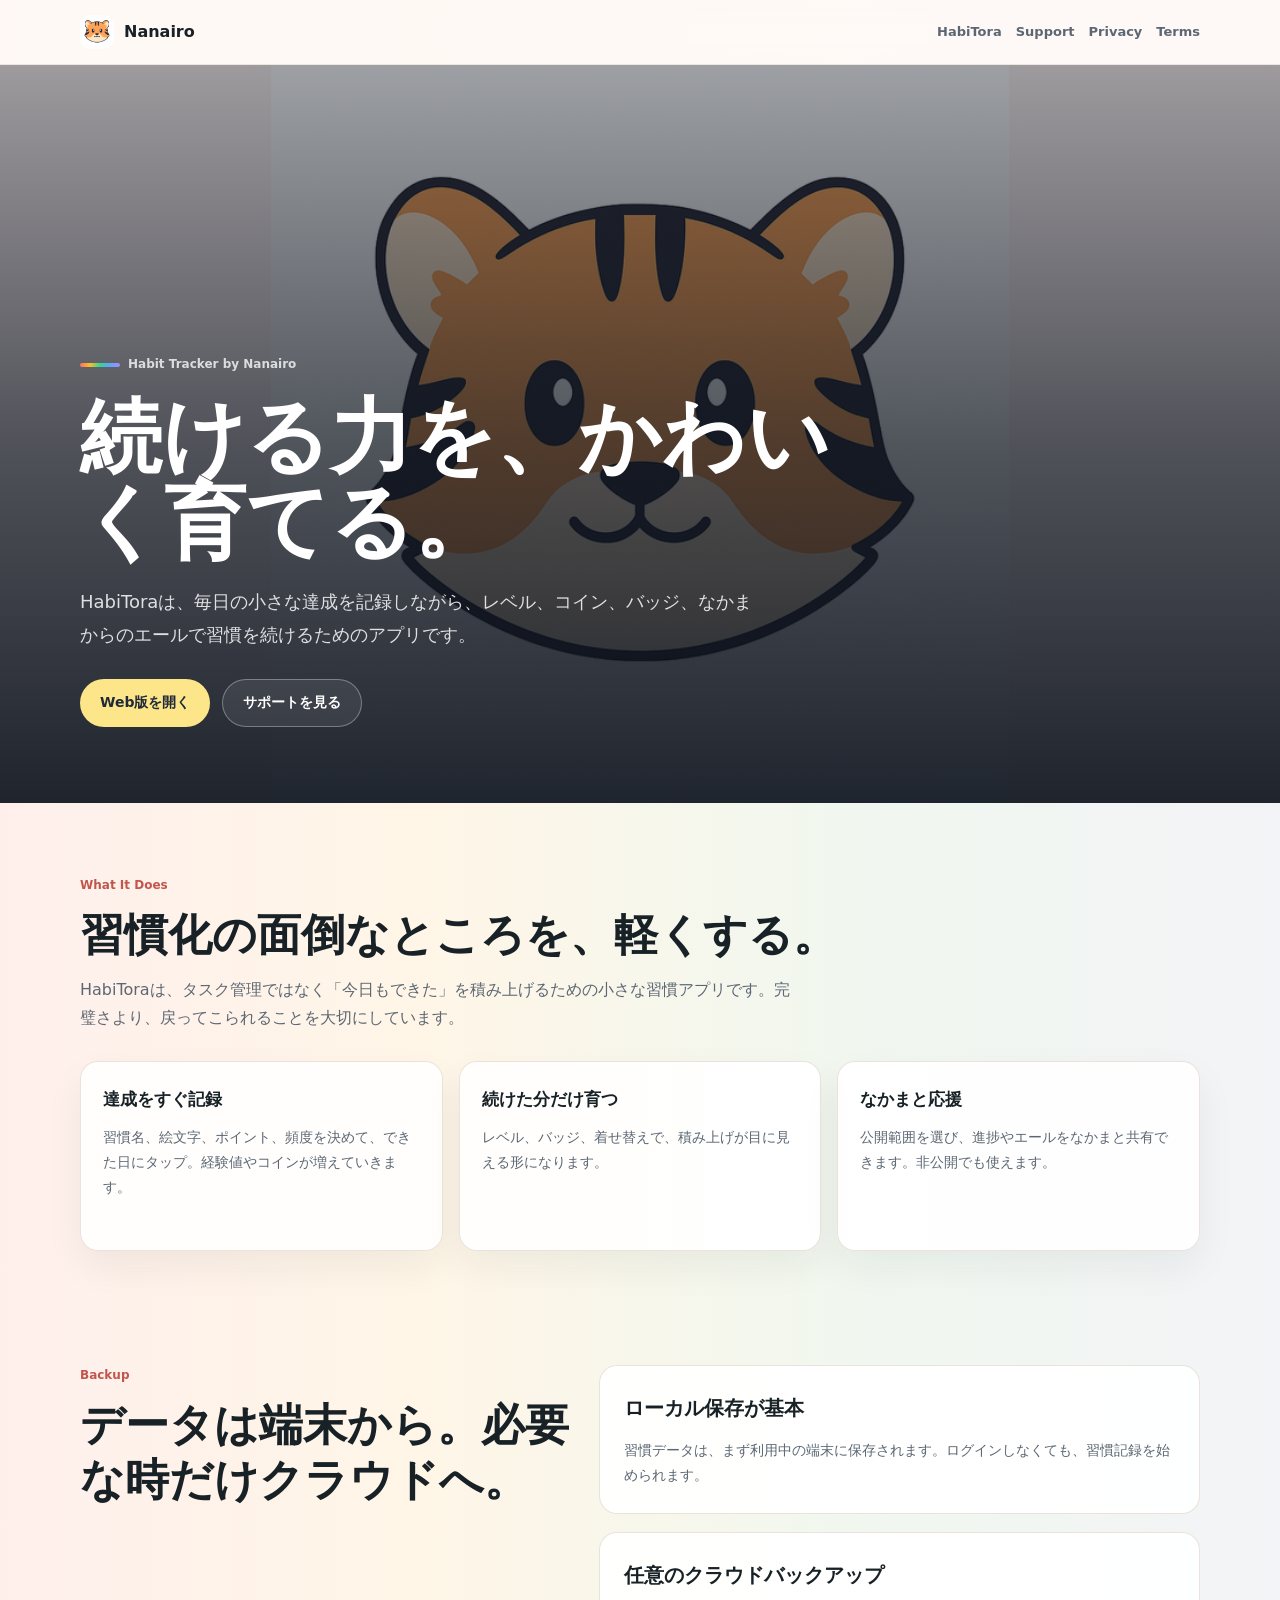
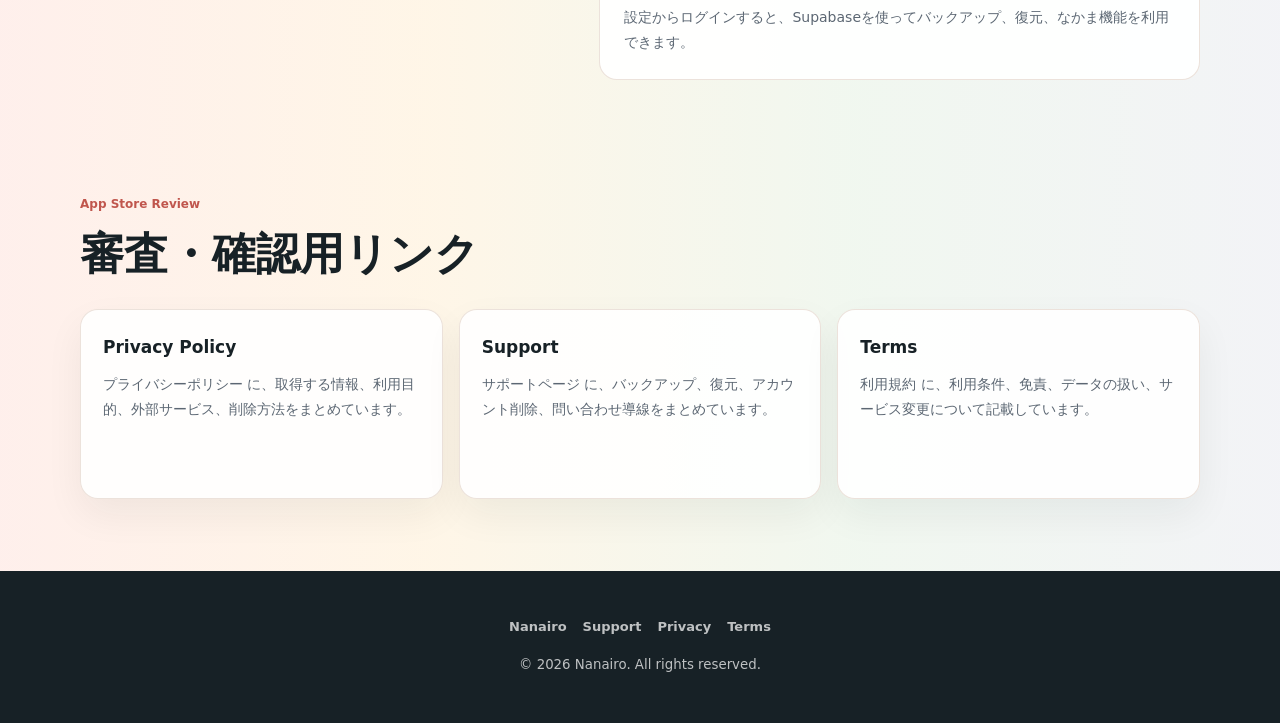
<file: habitora/index.html>
<!doctype html>
<html lang="ja">
<head>
  <meta charset="utf-8">
  <meta name="viewport" content="width=device-width, initial-scale=1">
  <title>HabiTora | 習慣をかわいく育てるアプリ</title>
  <meta name="description" content="HabiToraは、習慣の達成を記録しながら、レベル、バッジ、エールで続ける力を育てるNanairoの習慣トラッカーです。">
  <meta property="og:title" content="HabiTora | 習慣をかわいく育てるアプリ">
  <meta property="og:description" content="毎日の小さな達成を、かわいく、軽く、続けやすく。">
  <meta property="og:image" content="https://nanairo.life/habitora/social-preview.png">
  <meta property="og:type" content="website">
  <meta property="og:url" content="https://nanairo.life/habitora/">
  <link rel="icon" type="image/svg+xml" href="../favicon.svg">
  <link rel="stylesheet" href="./styles.css">
</head>
<body>
  <header class="topbar">
    <div class="topbar-inner">
      <a class="brand" href="/"><img src="./icon-512.png" alt="">Nanairo</a>
      <nav class="nav" aria-label="HabiTora links">
        <a href="./">HabiTora</a>
        <a href="./support.html">Support</a>
        <a href="./privacy.html">Privacy</a>
        <a href="./terms.html">Terms</a>
      </nav>
    </div>
  </header>

  <section class="hero">
    <div class="hero-inner">
      <p class="eyebrow">Habit Tracker by Nanairo</p>
      <h1>続ける力を、かわいく育てる。</h1>
      <p class="hero-copy">
        HabiToraは、毎日の小さな達成を記録しながら、レベル、コイン、バッジ、なかまからのエールで習慣を続けるためのアプリです。
      </p>
      <div class="actions">
        <a class="button primary" href="https://yokko405.github.io/yokos-garden/" target="_blank" rel="noreferrer">Web版を開く</a>
        <a class="button secondary" href="./support.html">サポートを見る</a>
      </div>
    </div>
  </section>

  <main>
    <section class="section">
      <p class="section-label">What It Does</p>
      <h2 class="section-title">習慣化の面倒なところを、軽くする。</h2>
      <p class="section-desc">
        HabiToraは、タスク管理ではなく「今日もできた」を積み上げるための小さな習慣アプリです。完璧さより、戻ってこられることを大切にしています。
      </p>
      <div class="grid">
        <article class="card">
          <strong>達成をすぐ記録</strong>
          <p>習慣名、絵文字、ポイント、頻度を決めて、できた日にタップ。経験値やコインが増えていきます。</p>
        </article>
        <article class="card">
          <strong>続けた分だけ育つ</strong>
          <p>レベル、バッジ、着せ替えで、積み上げが目に見える形になります。</p>
        </article>
        <article class="card">
          <strong>なかまと応援</strong>
          <p>公開範囲を選び、進捗やエールをなかまと共有できます。非公開でも使えます。</p>
        </article>
      </div>
    </section>

    <section class="section tight">
      <div class="split">
        <div>
          <p class="section-label">Backup</p>
          <h2 class="section-title">データは端末から。必要な時だけクラウドへ。</h2>
        </div>
        <div class="doc">
          <section>
            <h2>ローカル保存が基本</h2>
            <p>習慣データは、まず利用中の端末に保存されます。ログインしなくても、習慣記録を始められます。</p>
          </section>
          <section>
            <h2>任意のクラウドバックアップ</h2>
            <p>設定からログインすると、Supabaseを使ってバックアップ、復元、なかま機能を利用できます。</p>
          </section>
        </div>
      </div>
    </section>

    <section class="section tight">
      <p class="section-label">App Store Review</p>
      <h2 class="section-title">審査・確認用リンク</h2>
      <div class="grid">
        <article class="card">
          <strong>Privacy Policy</strong>
          <p><a href="./privacy.html">プライバシーポリシー</a> に、取得する情報、利用目的、外部サービス、削除方法をまとめています。</p>
        </article>
        <article class="card">
          <strong>Support</strong>
          <p><a href="./support.html">サポートページ</a> に、バックアップ、復元、アカウント削除、問い合わせ導線をまとめています。</p>
        </article>
        <article class="card">
          <strong>Terms</strong>
          <p><a href="./terms.html">利用規約</a> に、利用条件、免責、データの扱い、サービス変更について記載しています。</p>
        </article>
      </div>
    </section>
  </main>

  <footer class="footer">
    <div class="footer-links">
      <a href="/">Nanairo</a>
      <a href="./support.html">Support</a>
      <a href="./privacy.html">Privacy</a>
      <a href="./terms.html">Terms</a>
    </div>
    <small>&copy; 2026 Nanairo. All rights reserved.</small>
  </footer>
</body>
</html>
</file>
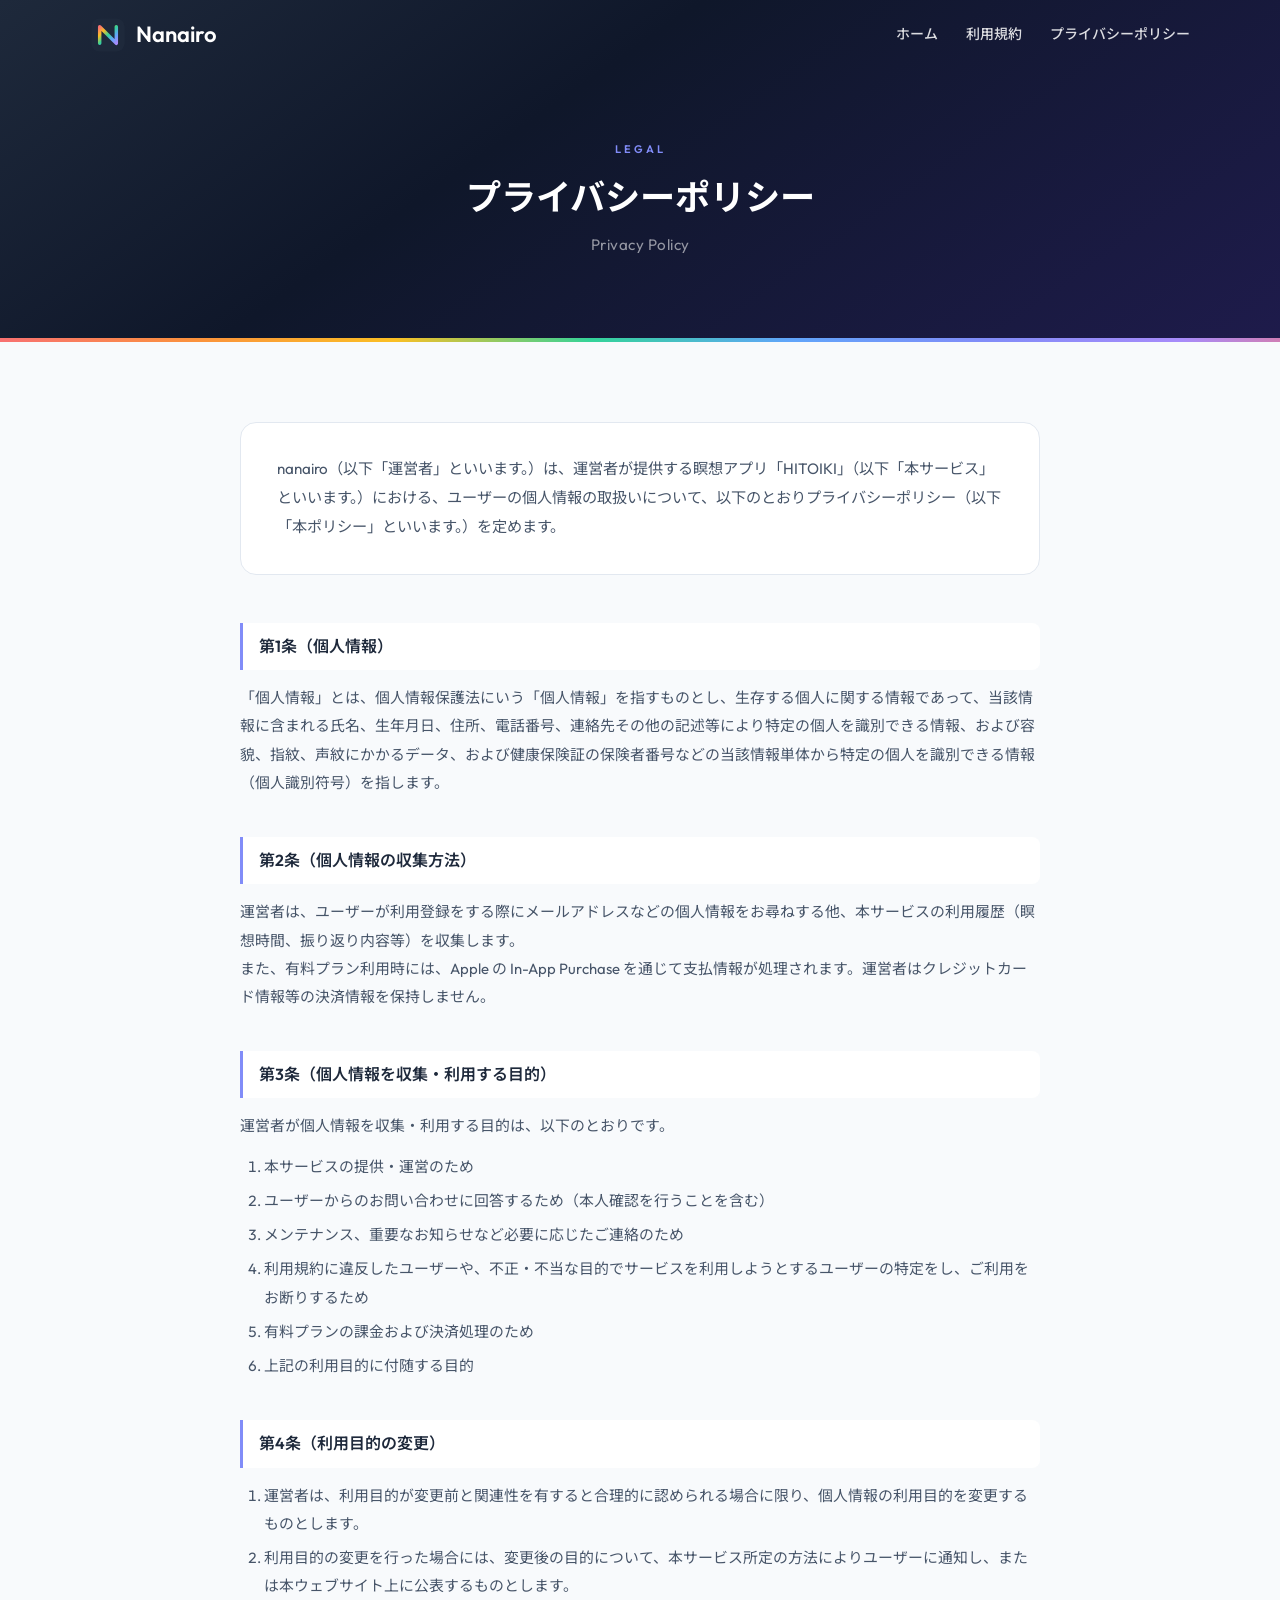
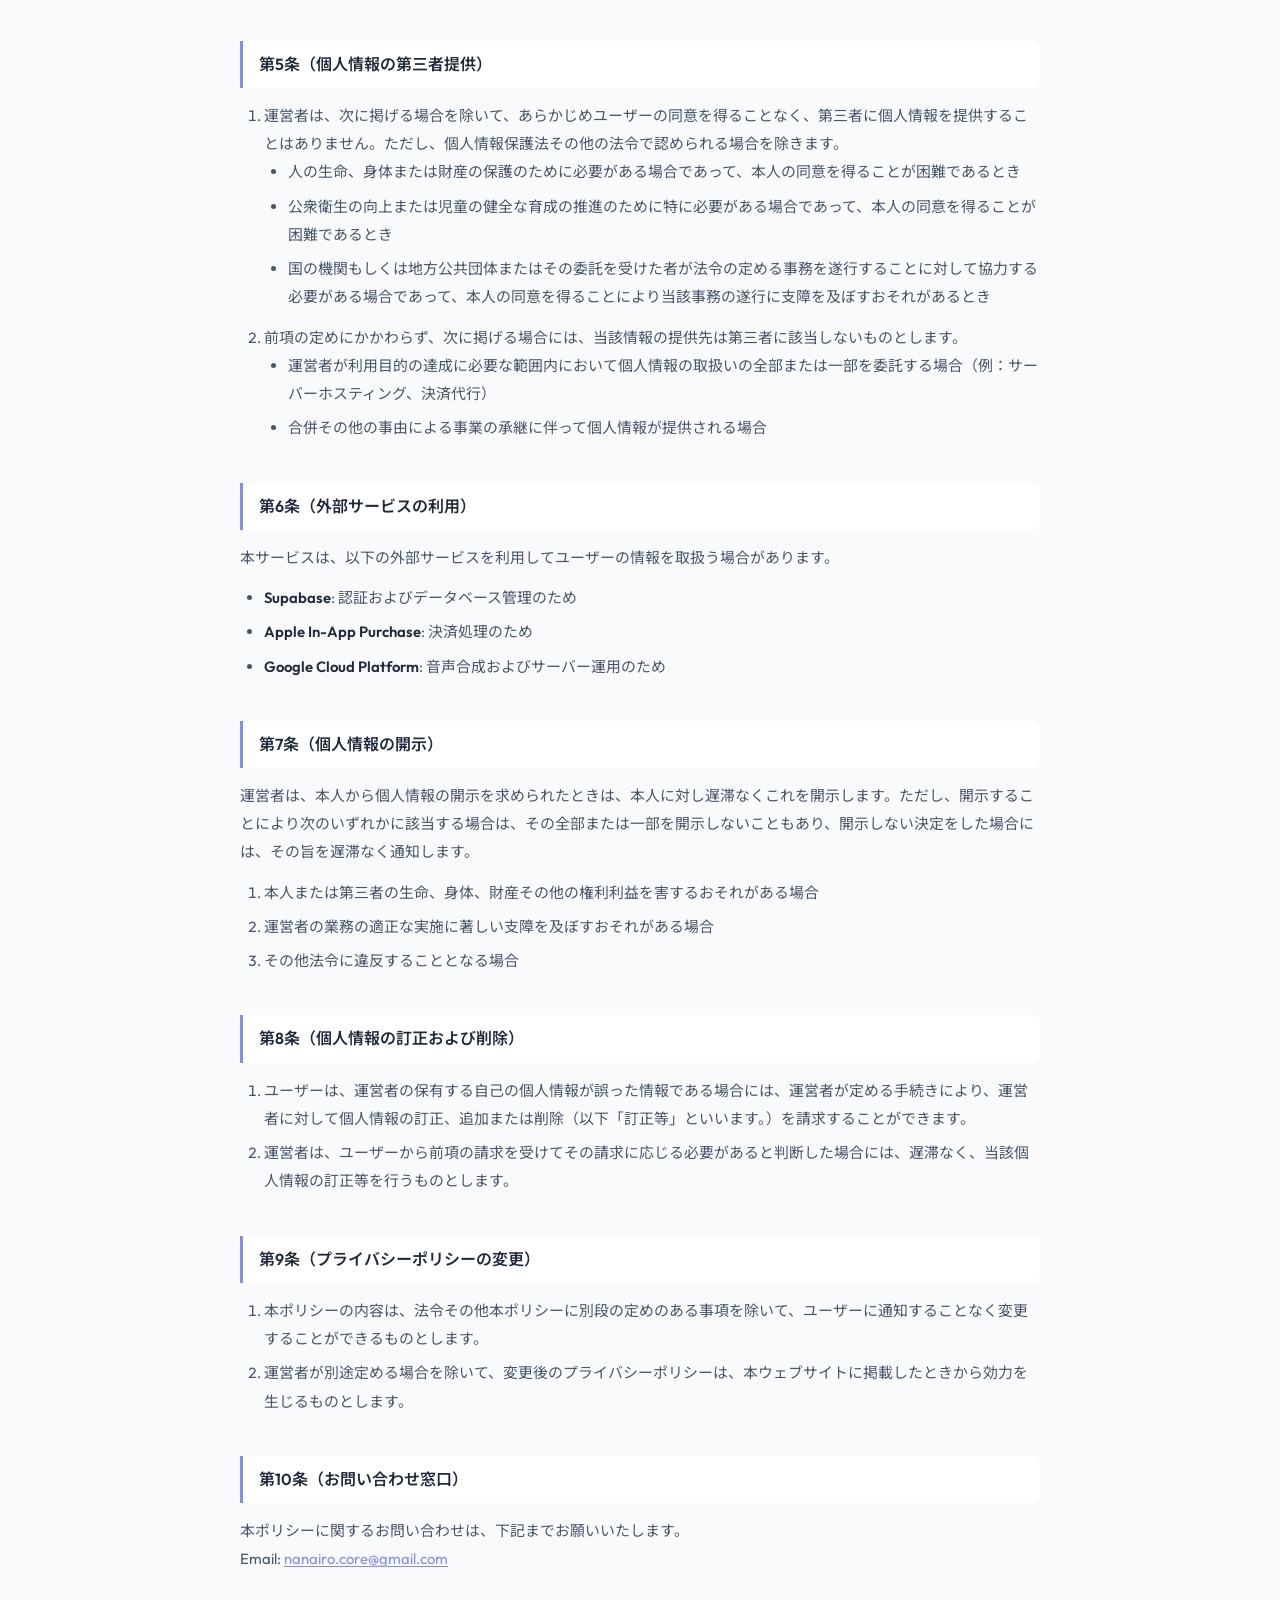
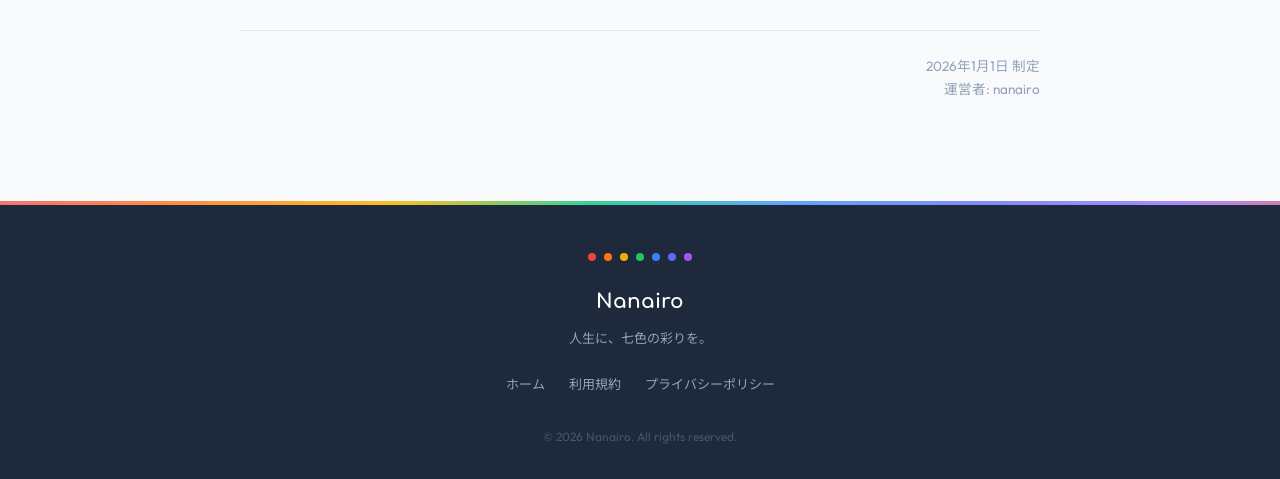
<file: privacy.html>
<!DOCTYPE html>
<html lang="ja">
<head>
  <meta charset="UTF-8">
  <meta name="viewport" content="width=device-width, initial-scale=1.0">
  <title>プライバシーポリシー | Nanairo</title>
  <link rel="icon" type="image/svg+xml" href="favicon.svg">
  <link rel="preconnect" href="https://fonts.googleapis.com">
  <link rel="preconnect" href="https://fonts.gstatic.com" crossorigin>
  <link href="https://fonts.googleapis.com/css2?family=Outfit:wght@400;500;600;700&family=Quicksand:wght@500;600;700&family=Comfortaa:wght@500;600;700&family=Noto+Sans+JP:wght@400;500;600&display=swap" rel="stylesheet">
  <style>
    /* ===== リセット & ベース ===== */
    *, *::before, *::after {
      margin: 0;
      padding: 0;
      box-sizing: border-box;
    }

    :root {
      --rainbow-red: #f87171;
      --rainbow-orange: #fb923c;
      --rainbow-yellow: #fbbf24;
      --rainbow-green: #34d399;
      --rainbow-blue: #60a5fa;
      --rainbow-indigo: #818cf8;
      --rainbow-purple: #a78bfa;

      --navy: #1e293b;
      --navy-light: #334155;
      --gray-100: #f8fafc;
      --gray-200: #e2e8f0;
      --gray-400: #94a3b8;
      --gray-600: #475569;
      --white: #ffffff;
    }

    html { scroll-behavior: smooth; }

    body {
      font-family: 'Outfit', 'Noto Sans JP', sans-serif;
      color: var(--navy);
      line-height: 1.7;
      background: var(--gray-100);
      overflow-x: hidden;
    }

    a { text-decoration: none; color: inherit; }

    /* ===== アニメーション ===== */
    @keyframes rainbowLine {
      0% { background-position: 0% 50%; }
      100% { background-position: 200% 50%; }
    }

    .fade-in {
      opacity: 0;
      transform: translateY(30px);
      transition: opacity 0.8s ease, transform 0.8s ease;
    }

    .fade-in.visible {
      opacity: 1;
      transform: translateY(0);
    }

    /* ===== ヘッダー ===== */
    header {
      position: fixed;
      top: 0;
      left: 0;
      right: 0;
      z-index: 100;
      padding: 16px 24px;
      transition: all 0.4s ease;
      background: transparent;
    }

    header.scrolled {
      background: rgba(255, 255, 255, 0.92);
      backdrop-filter: blur(20px);
      -webkit-backdrop-filter: blur(20px);
      box-shadow: 0 2px 24px rgba(30, 41, 59, 0.08);
    }

    .header-inner {
      max-width: 1100px;
      margin: 0 auto;
      display: flex;
      align-items: center;
      justify-content: space-between;
    }

    .header-logo {
      display: flex;
      align-items: center;
      gap: 10px;
    }

    .header-logo-icon {
      width: 36px;
      height: 36px;
      border-radius: 10px;
    }

    .header-logo-text {
      font-family: 'Outfit', sans-serif;
      font-size: 22px;
      font-weight: 600;
      color: var(--white);
      transition: color 0.4s ease;
    }

    header.scrolled .header-logo-text {
      color: var(--navy);
    }

    nav {
      display: flex;
      gap: 28px;
    }

    nav a {
      font-size: 14px;
      font-weight: 500;
      color: rgba(255, 255, 255, 0.85);
      transition: color 0.3s ease;
      position: relative;
    }

    nav a::after {
      content: '';
      position: absolute;
      bottom: -4px;
      left: 0;
      width: 0;
      height: 2px;
      background: var(--rainbow-indigo);
      transition: width 0.3s ease;
    }

    nav a:hover::after { width: 100%; }

    header.scrolled nav a {
      color: var(--navy-light);
    }

    header.scrolled nav a:hover {
      color: var(--navy);
    }

    /* ハンバーガー */
    .hamburger {
      display: none;
      flex-direction: column;
      gap: 5px;
      background: none;
      border: none;
      cursor: pointer;
      padding: 4px;
    }

    .hamburger span {
      display: block;
      width: 24px;
      height: 2px;
      background: var(--white);
      border-radius: 2px;
      transition: all 0.35s cubic-bezier(0.4, 0, 0.2, 1);
    }

    header.scrolled .hamburger span { background: var(--navy); }

    .hamburger.open span:nth-child(1) { transform: translateY(7px) rotate(45deg); }
    .hamburger.open span:nth-child(2) { opacity: 0; transform: scaleX(0); }
    .hamburger.open span:nth-child(3) { transform: translateY(-7px) rotate(-45deg); }

    /* モバイルナビ */
    .mobile-nav { display: none; }

    .mobile-nav-backdrop {
      position: fixed;
      inset: 0;
      background: rgba(15, 23, 42, 0.5);
      backdrop-filter: blur(4px);
      z-index: 150;
      opacity: 0;
      pointer-events: none;
      transition: opacity 0.35s ease;
    }

    .mobile-nav-drawer {
      position: fixed;
      top: 0;
      right: 0;
      bottom: 0;
      width: 280px;
      background: var(--white);
      z-index: 200;
      padding: 80px 32px 40px;
      display: flex;
      flex-direction: column;
      gap: 8px;
      transform: translateX(100%);
      transition: transform 0.35s cubic-bezier(0.4, 0, 0.2, 1);
    }

    .mobile-nav-link {
      display: block;
      padding: 14px 0;
      font-size: 16px;
      font-weight: 500;
      color: var(--navy);
      border-bottom: 1px solid var(--gray-200);
      transition: color 0.2s ease;
    }

    .mobile-nav-link:hover { color: var(--rainbow-indigo); }

    .mobile-nav-rainbow {
      margin-top: 32px;
      display: flex;
      gap: 8px;
    }

    .mobile-nav-rainbow span {
      flex: 1;
      height: 4px;
      border-radius: 2px;
    }

    .mobile-nav.open .mobile-nav-backdrop {
      opacity: 1;
      pointer-events: auto;
    }

    .mobile-nav.open .mobile-nav-drawer {
      transform: translateX(0);
    }

    /* ===== レインボーデバイダー ===== */
    .rainbow-divider {
      height: 4px;
      background: linear-gradient(90deg,
        #f87171, #fb923c, #fbbf24, #34d399, #60a5fa, #818cf8, #a78bfa,
        #f87171, #fb923c, #fbbf24, #34d399, #60a5fa, #818cf8, #a78bfa
      );
      background-size: 200% 100%;
      animation: rainbowLine 4s linear infinite;
    }

    /* ===== ページヒーロー ===== */
    .page-hero {
      background: linear-gradient(145deg, #1e293b 0%, #0f172a 40%, #1e1b4b 100%);
      padding: 140px 24px 80px;
      text-align: center;
      color: var(--white);
    }

    .page-hero-label {
      font-size: 11px;
      font-weight: 600;
      letter-spacing: 3px;
      text-transform: uppercase;
      color: var(--rainbow-indigo);
      margin-bottom: 16px;
    }

    .page-hero h1 {
      font-family: 'Outfit', 'Noto Sans JP', sans-serif;
      font-size: 2.2rem;
      font-weight: 700;
      margin-bottom: 12px;
      line-height: 1.3;
    }

    .page-hero-sub {
      font-size: 0.95rem;
      color: rgba(255, 255, 255, 0.55);
      letter-spacing: 0.5px;
    }

    /* ===== コンテンツ ===== */
    .legal-content {
      background: var(--gray-100);
      padding: 80px 24px 100px;
    }

    .legal-container {
      max-width: 800px;
      margin: 0 auto;
    }

    .legal-intro {
      background: var(--white);
      border-radius: 16px;
      padding: 32px 36px;
      margin-bottom: 48px;
      border: 1px solid var(--gray-200);
      font-size: 0.95rem;
      color: var(--gray-600);
      line-height: 1.9;
    }

    .legal-section {
      margin-bottom: 8px;
    }

    .legal-content h2 {
      font-family: 'Outfit', 'Noto Sans JP', sans-serif;
      font-size: 1rem;
      font-weight: 600;
      color: var(--navy);
      border-left: 3px solid var(--rainbow-indigo);
      padding: 10px 0 10px 16px;
      margin-top: 40px;
      margin-bottom: 14px;
      background: var(--white);
      border-radius: 0 8px 8px 0;
    }

    .legal-content p {
      font-size: 0.93rem;
      color: var(--gray-600);
      line-height: 1.9;
      margin-bottom: 12px;
    }

    .legal-content ol,
    .legal-content ul {
      padding-left: 24px;
      margin-bottom: 12px;
    }

    .legal-content li {
      font-size: 0.93rem;
      color: var(--gray-600);
      line-height: 1.9;
      margin-bottom: 6px;
    }

    .legal-content ul { list-style: disc; }

    .legal-content strong {
      color: var(--navy);
      font-weight: 600;
    }

    .legal-content a {
      color: var(--rainbow-indigo);
      text-decoration: underline;
      text-underline-offset: 2px;
    }

    .legal-meta {
      margin-top: 56px;
      padding-top: 24px;
      border-top: 1px solid var(--gray-200);
      text-align: right;
      font-size: 0.85rem;
      color: var(--gray-400);
    }

    /* ===== フッター ===== */
    footer {
      background: var(--navy);
      padding: 48px 24px 32px;
      text-align: center;
    }

    .footer-inner {
      max-width: 1000px;
      margin: 0 auto;
    }

    .footer-rainbow-dots {
      display: flex;
      gap: 8px;
      justify-content: center;
      margin-bottom: 24px;
    }

    .footer-rainbow-dots .dot {
      width: 8px;
      height: 8px;
      border-radius: 50%;
    }

    .footer-logo-text {
      font-family: 'Comfortaa', sans-serif;
      font-size: 20px;
      font-weight: 700;
      color: var(--white);
      margin-bottom: 8px;
    }

    .footer-tagline {
      font-size: 13px;
      color: var(--gray-400);
      margin-bottom: 24px;
    }

    .footer-links {
      display: flex;
      gap: 24px;
      justify-content: center;
      margin-bottom: 32px;
    }

    .footer-links a {
      font-size: 13px;
      color: var(--gray-400);
      transition: color 0.3s ease;
    }

    .footer-links a:hover { color: var(--white); }

    .footer-copy {
      font-size: 12px;
      color: var(--gray-600);
    }

    /* ===== レスポンシブ ===== */
    @media (max-width: 768px) {
      nav { display: none; }
      .hamburger { display: flex; }
      .mobile-nav { display: block; }

      .page-hero { padding: 120px 24px 60px; }
      .page-hero h1 { font-size: 1.7rem; }

      .legal-content { padding: 48px 20px 64px; }
      .legal-intro { padding: 24px; }
      .legal-content h2 { padding: 8px 0 8px 14px; }
    }
  </style>
</head>
<body>

  <!-- ヘッダー -->
  <header id="header">
    <div class="header-inner">
      <a href="/" class="header-logo">
        <img src="favicon.svg" alt="Nanairo" class="header-logo-icon">
        <span class="header-logo-text">Nanairo</span>
      </a>
      <nav>
        <a href="/">ホーム</a>
        <a href="/terms.html">利用規約</a>
        <a href="/privacy.html">プライバシーポリシー</a>
      </nav>
      <button class="hamburger" id="hamburger" aria-label="メニューを開く">
        <span></span>
        <span></span>
        <span></span>
      </button>
    </div>
  </header>

  <!-- モバイルナビ -->
  <div class="mobile-nav" id="mobileNav">
    <div class="mobile-nav-backdrop" id="mobileNavBackdrop"></div>
    <div class="mobile-nav-drawer">
      <a href="/" class="mobile-nav-link">ホーム</a>
      <a href="/terms.html" class="mobile-nav-link">利用規約</a>
      <a href="/privacy.html" class="mobile-nav-link">プライバシーポリシー</a>
      <div class="mobile-nav-rainbow">
        <span style="background:#ef4444;"></span>
        <span style="background:#f97316;"></span>
        <span style="background:#eab308;"></span>
        <span style="background:#22c55e;"></span>
        <span style="background:#3b82f6;"></span>
        <span style="background:#6366f1;"></span>
        <span style="background:#a855f7;"></span>
      </div>
    </div>
  </div>

  <!-- ページヒーロー -->
  <section class="page-hero">
    <div class="fade-in">
      <p class="page-hero-label">Legal</p>
      <h1>プライバシーポリシー</h1>
      <p class="page-hero-sub">Privacy Policy</p>
    </div>
  </section>

  <!-- レインボーライン -->
  <div class="rainbow-divider"></div>

  <!-- コンテンツ -->
  <section class="legal-content">
    <div class="legal-container">

      <div class="legal-intro fade-in">
        nanairo（以下「運営者」といいます。）は、運営者が提供する瞑想アプリ「HITOIKI」（以下「本サービス」といいます。）における、ユーザーの個人情報の取扱いについて、以下のとおりプライバシーポリシー（以下「本ポリシー」といいます。）を定めます。
      </div>

      <div class="legal-section fade-in">
        <h2>第1条（個人情報）</h2>
        <p>「個人情報」とは、個人情報保護法にいう「個人情報」を指すものとし、生存する個人に関する情報であって、当該情報に含まれる氏名、生年月日、住所、電話番号、連絡先その他の記述等により特定の個人を識別できる情報、および容貌、指紋、声紋にかかるデータ、および健康保険証の保険者番号などの当該情報単体から特定の個人を識別できる情報（個人識別符号）を指します。</p>
      </div>

      <div class="legal-section fade-in">
        <h2>第2条（個人情報の収集方法）</h2>
        <p>運営者は、ユーザーが利用登録をする際にメールアドレスなどの個人情報をお尋ねする他、本サービスの利用履歴（瞑想時間、振り返り内容等）を収集します。<br>
        また、有料プラン利用時には、Apple の In-App Purchase を通じて支払情報が処理されます。運営者はクレジットカード情報等の決済情報を保持しません。</p>
      </div>

      <div class="legal-section fade-in">
        <h2>第3条（個人情報を収集・利用する目的）</h2>
        <p>運営者が個人情報を収集・利用する目的は、以下のとおりです。</p>
        <ol>
          <li>本サービスの提供・運営のため</li>
          <li>ユーザーからのお問い合わせに回答するため（本人確認を行うことを含む）</li>
          <li>メンテナンス、重要なお知らせなど必要に応じたご連絡のため</li>
          <li>利用規約に違反したユーザーや、不正・不当な目的でサービスを利用しようとするユーザーの特定をし、ご利用をお断りするため</li>
          <li>有料プランの課金および決済処理のため</li>
          <li>上記の利用目的に付随する目的</li>
        </ol>
      </div>

      <div class="legal-section fade-in">
        <h2>第4条（利用目的の変更）</h2>
        <ol>
          <li>運営者は、利用目的が変更前と関連性を有すると合理的に認められる場合に限り、個人情報の利用目的を変更するものとします。</li>
          <li>利用目的の変更を行った場合には、変更後の目的について、本サービス所定の方法によりユーザーに通知し、または本ウェブサイト上に公表するものとします。</li>
        </ol>
      </div>

      <div class="legal-section fade-in">
        <h2>第5条（個人情報の第三者提供）</h2>
        <ol>
          <li>運営者は、次に掲げる場合を除いて、あらかじめユーザーの同意を得ることなく、第三者に個人情報を提供することはありません。ただし、個人情報保護法その他の法令で認められる場合を除きます。
            <ul>
              <li>人の生命、身体または財産の保護のために必要がある場合であって、本人の同意を得ることが困難であるとき</li>
              <li>公衆衛生の向上または児童の健全な育成の推進のために特に必要がある場合であって、本人の同意を得ることが困難であるとき</li>
              <li>国の機関もしくは地方公共団体またはその委託を受けた者が法令の定める事務を遂行することに対して協力する必要がある場合であって、本人の同意を得ることにより当該事務の遂行に支障を及ぼすおそれがあるとき</li>
            </ul>
          </li>
          <li>前項の定めにかかわらず、次に掲げる場合には、当該情報の提供先は第三者に該当しないものとします。
            <ul>
              <li>運営者が利用目的の達成に必要な範囲内において個人情報の取扱いの全部または一部を委託する場合（例：サーバーホスティング、決済代行）</li>
              <li>合併その他の事由による事業の承継に伴って個人情報が提供される場合</li>
            </ul>
          </li>
        </ol>
      </div>

      <div class="legal-section fade-in">
        <h2>第6条（外部サービスの利用）</h2>
        <p>本サービスは、以下の外部サービスを利用してユーザーの情報を取扱う場合があります。</p>
        <ul>
          <li><strong>Supabase</strong>: 認証およびデータベース管理のため</li>
          <li><strong>Apple In-App Purchase</strong>: 決済処理のため</li>
          <li><strong>Google Cloud Platform</strong>: 音声合成およびサーバー運用のため</li>
        </ul>
      </div>

      <div class="legal-section fade-in">
        <h2>第7条（個人情報の開示）</h2>
        <p>運営者は、本人から個人情報の開示を求められたときは、本人に対し遅滞なくこれを開示します。ただし、開示することにより次のいずれかに該当する場合は、その全部または一部を開示しないこともあり、開示しない決定をした場合には、その旨を遅滞なく通知します。</p>
        <ol>
          <li>本人または第三者の生命、身体、財産その他の権利利益を害するおそれがある場合</li>
          <li>運営者の業務の適正な実施に著しい支障を及ぼすおそれがある場合</li>
          <li>その他法令に違反することとなる場合</li>
        </ol>
      </div>

      <div class="legal-section fade-in">
        <h2>第8条（個人情報の訂正および削除）</h2>
        <ol>
          <li>ユーザーは、運営者の保有する自己の個人情報が誤った情報である場合には、運営者が定める手続きにより、運営者に対して個人情報の訂正、追加または削除（以下「訂正等」といいます。）を請求することができます。</li>
          <li>運営者は、ユーザーから前項の請求を受けてその請求に応じる必要があると判断した場合には、遅滞なく、当該個人情報の訂正等を行うものとします。</li>
        </ol>
      </div>

      <div class="legal-section fade-in">
        <h2>第9条（プライバシーポリシーの変更）</h2>
        <ol>
          <li>本ポリシーの内容は、法令その他本ポリシーに別段の定めのある事項を除いて、ユーザーに通知することなく変更することができるものとします。</li>
          <li>運営者が別途定める場合を除いて、変更後のプライバシーポリシーは、本ウェブサイトに掲載したときから効力を生じるものとします。</li>
        </ol>
      </div>

      <div class="legal-section fade-in">
        <h2>第10条（お問い合わせ窓口）</h2>
        <p>本ポリシーに関するお問い合わせは、下記までお願いいたします。<br>
        Email: <a href="mailto:nanairo.core@gmail.com">nanairo.core@gmail.com</a></p>
      </div>

      <div class="legal-meta fade-in">
        2026年1月1日 制定<br>運営者: nanairo
      </div>

    </div>
  </section>

  <!-- レインボーライン -->
  <div class="rainbow-divider"></div>

  <!-- フッター -->
  <footer>
    <div class="footer-inner">
      <div class="footer-rainbow-dots">
        <span class="dot" style="background: #ef4444;"></span>
        <span class="dot" style="background: #f97316;"></span>
        <span class="dot" style="background: #eab308;"></span>
        <span class="dot" style="background: #22c55e;"></span>
        <span class="dot" style="background: #3b82f6;"></span>
        <span class="dot" style="background: #6366f1;"></span>
        <span class="dot" style="background: #a855f7;"></span>
      </div>
      <div class="footer-logo-text">Nanairo</div>
      <p class="footer-tagline">人生に、七色の彩りを。</p>
      <div class="footer-links">
        <a href="/">ホーム</a>
        <a href="/terms.html">利用規約</a>
        <a href="/privacy.html">プライバシーポリシー</a>
      </div>
      <p class="footer-copy">&copy; 2026 Nanairo. All rights reserved.</p>
    </div>
  </footer>

  <script>
    // ヘッダースクロール効果
    const header = document.getElementById('header');
    window.addEventListener('scroll', () => {
      header.classList.toggle('scrolled', window.scrollY > 50);
    });

    // スクロールフェードイン
    const observer = new IntersectionObserver((entries) => {
      entries.forEach(entry => {
        if (entry.isIntersecting) entry.target.classList.add('visible');
      });
    }, { threshold: 0.1 });

    document.querySelectorAll('.fade-in').forEach(el => observer.observe(el));

    // ハンバーガーメニュー
    const hamburger = document.getElementById('hamburger');
    const mobileNav = document.getElementById('mobileNav');
    const mobileNavBackdrop = document.getElementById('mobileNavBackdrop');
    const mobileNavLinks = document.querySelectorAll('.mobile-nav-link');

    function openMenu() {
      hamburger.classList.add('open');
      mobileNav.classList.add('open');
      document.body.style.overflow = 'hidden';
    }

    function closeMenu() {
      hamburger.classList.remove('open');
      mobileNav.classList.remove('open');
      document.body.style.overflow = '';
    }

    hamburger.addEventListener('click', () => {
      mobileNav.classList.contains('open') ? closeMenu() : openMenu();
    });

    mobileNavBackdrop.addEventListener('click', closeMenu);
    mobileNavLinks.forEach(link => link.addEventListener('click', closeMenu));
  </script>
</body>
</html>
</file>
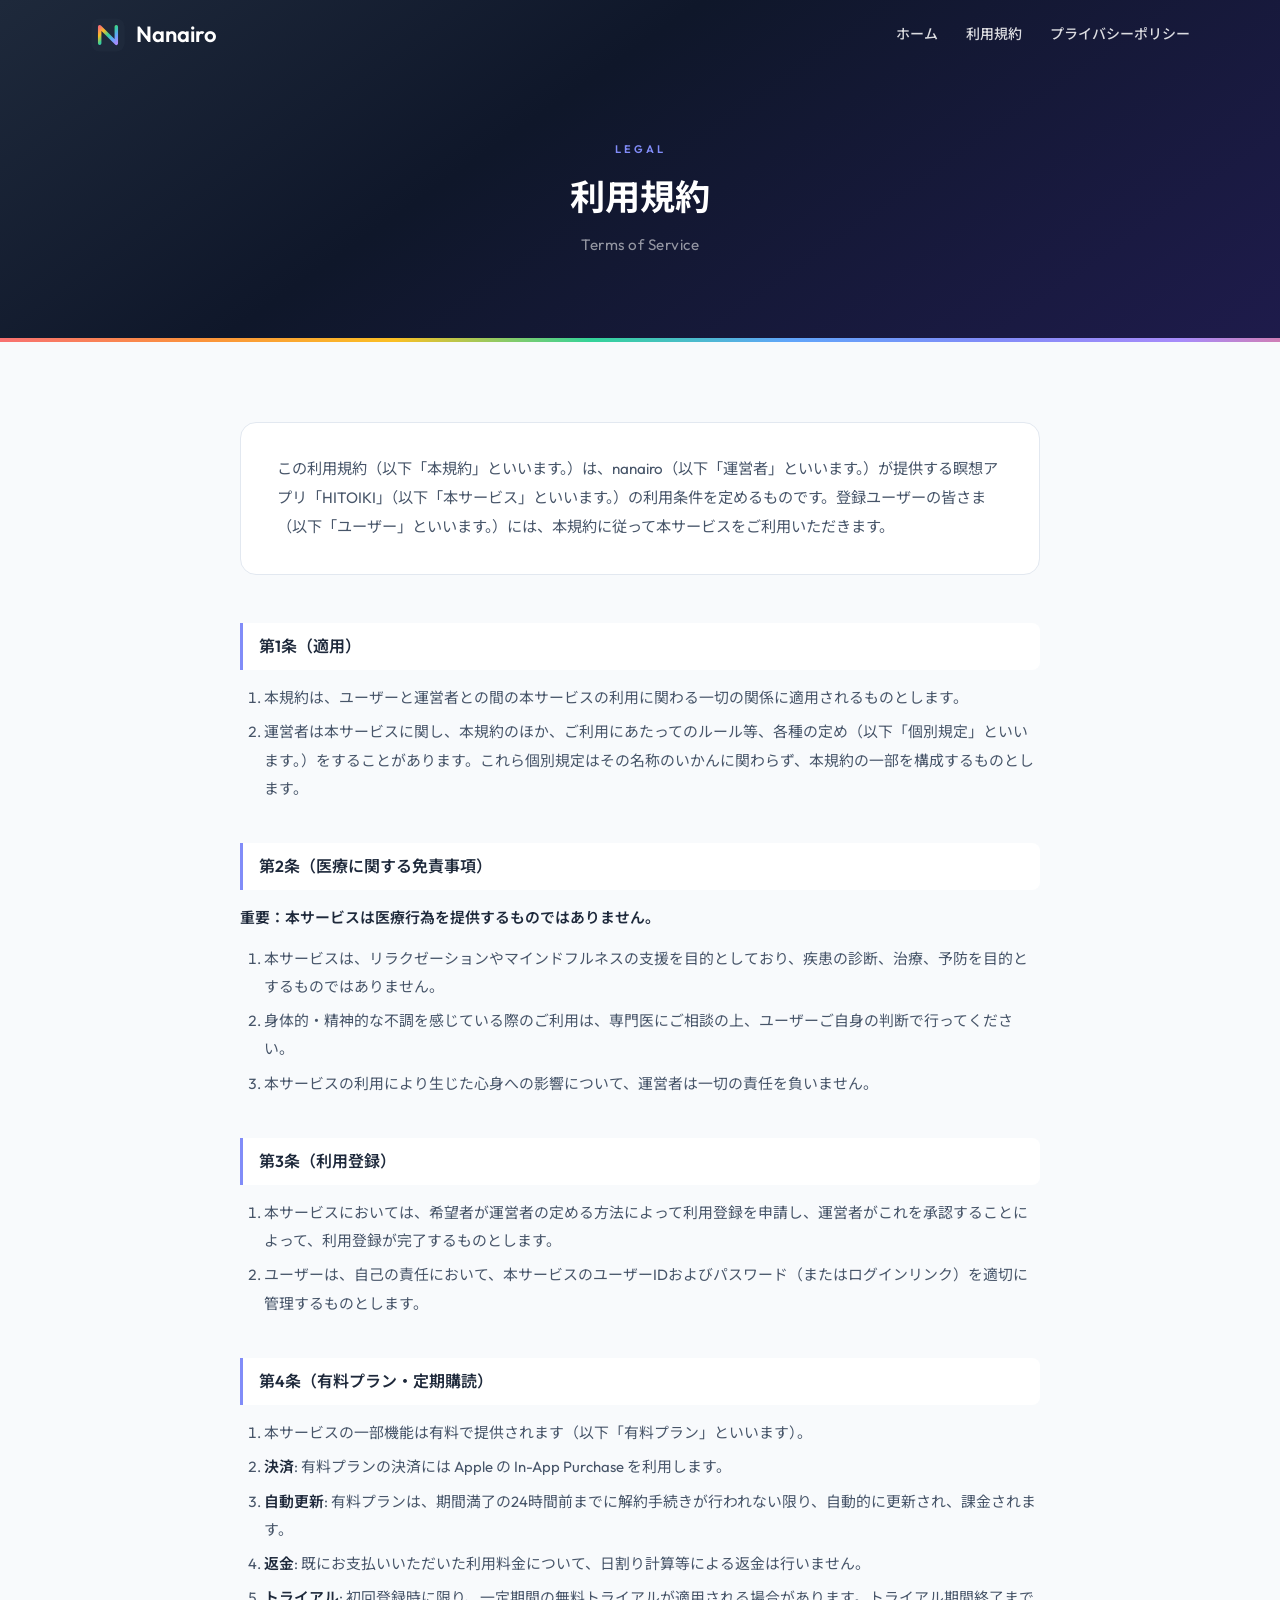
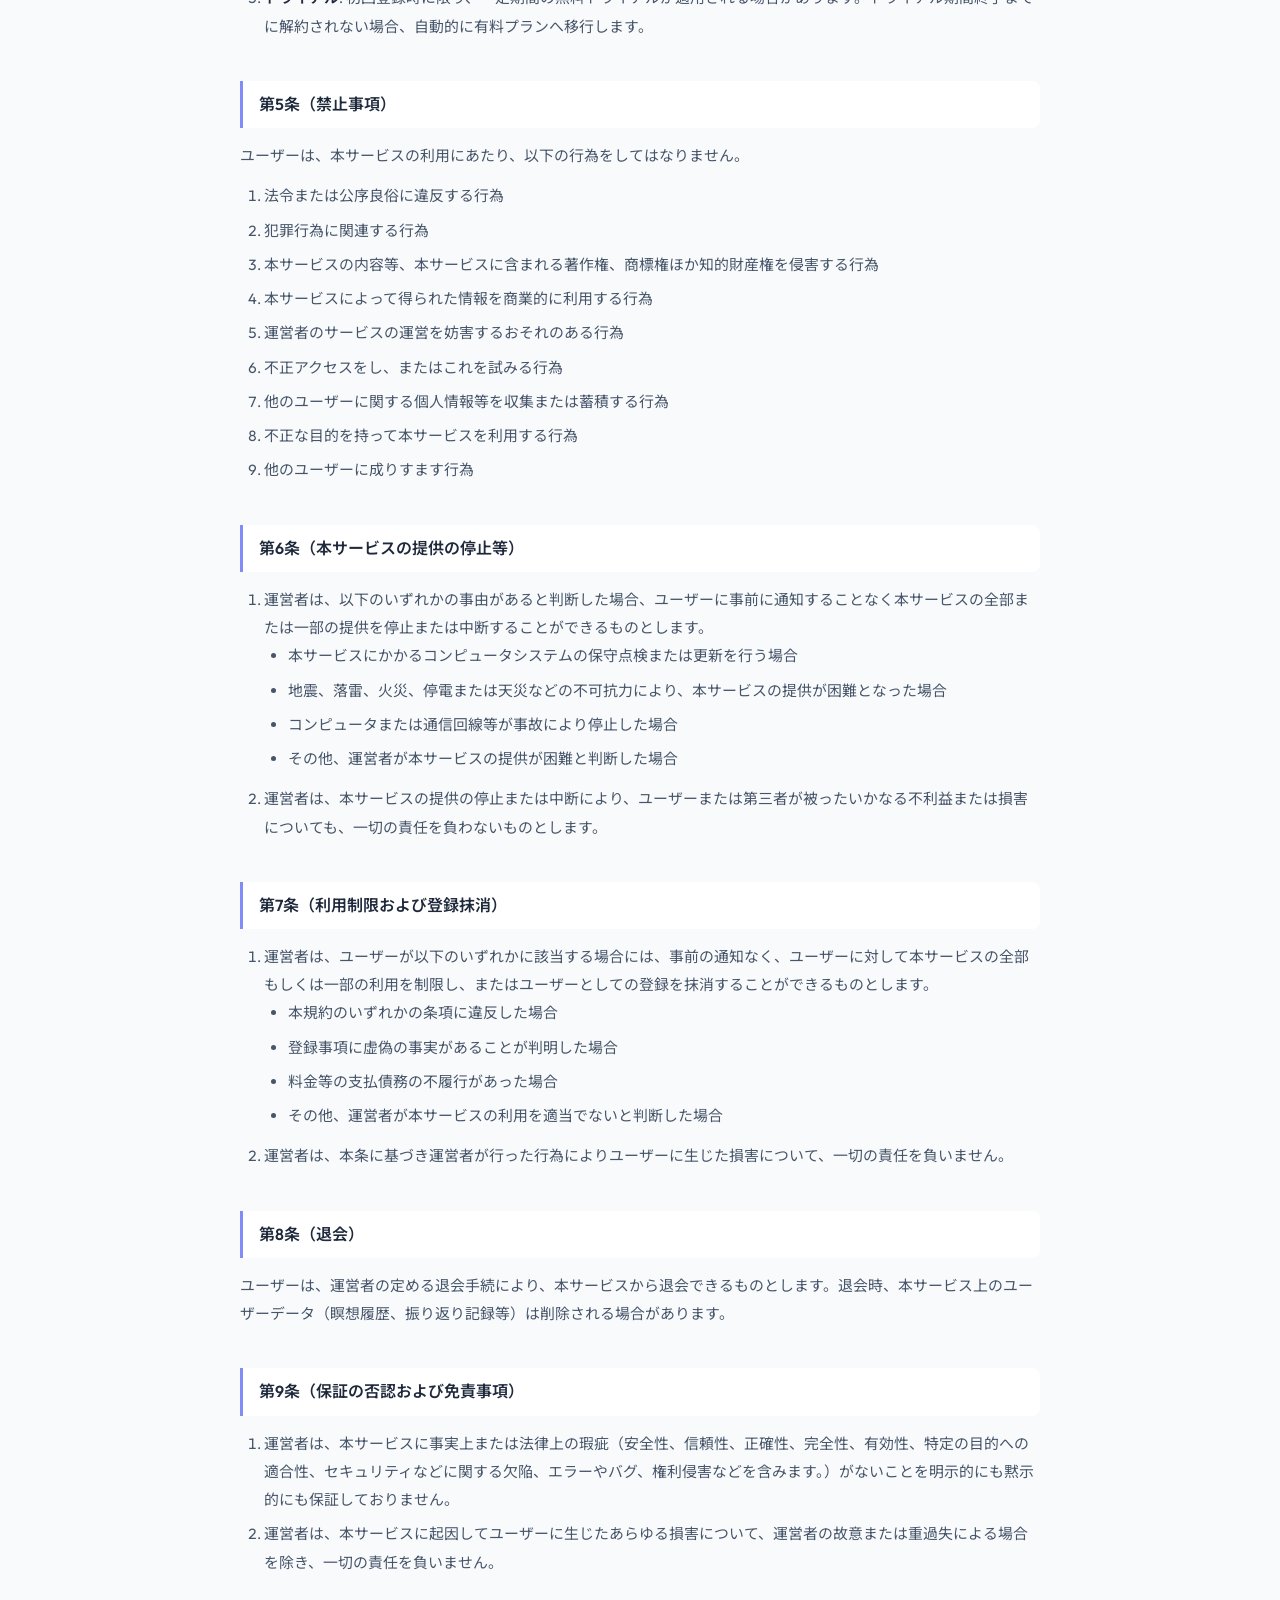
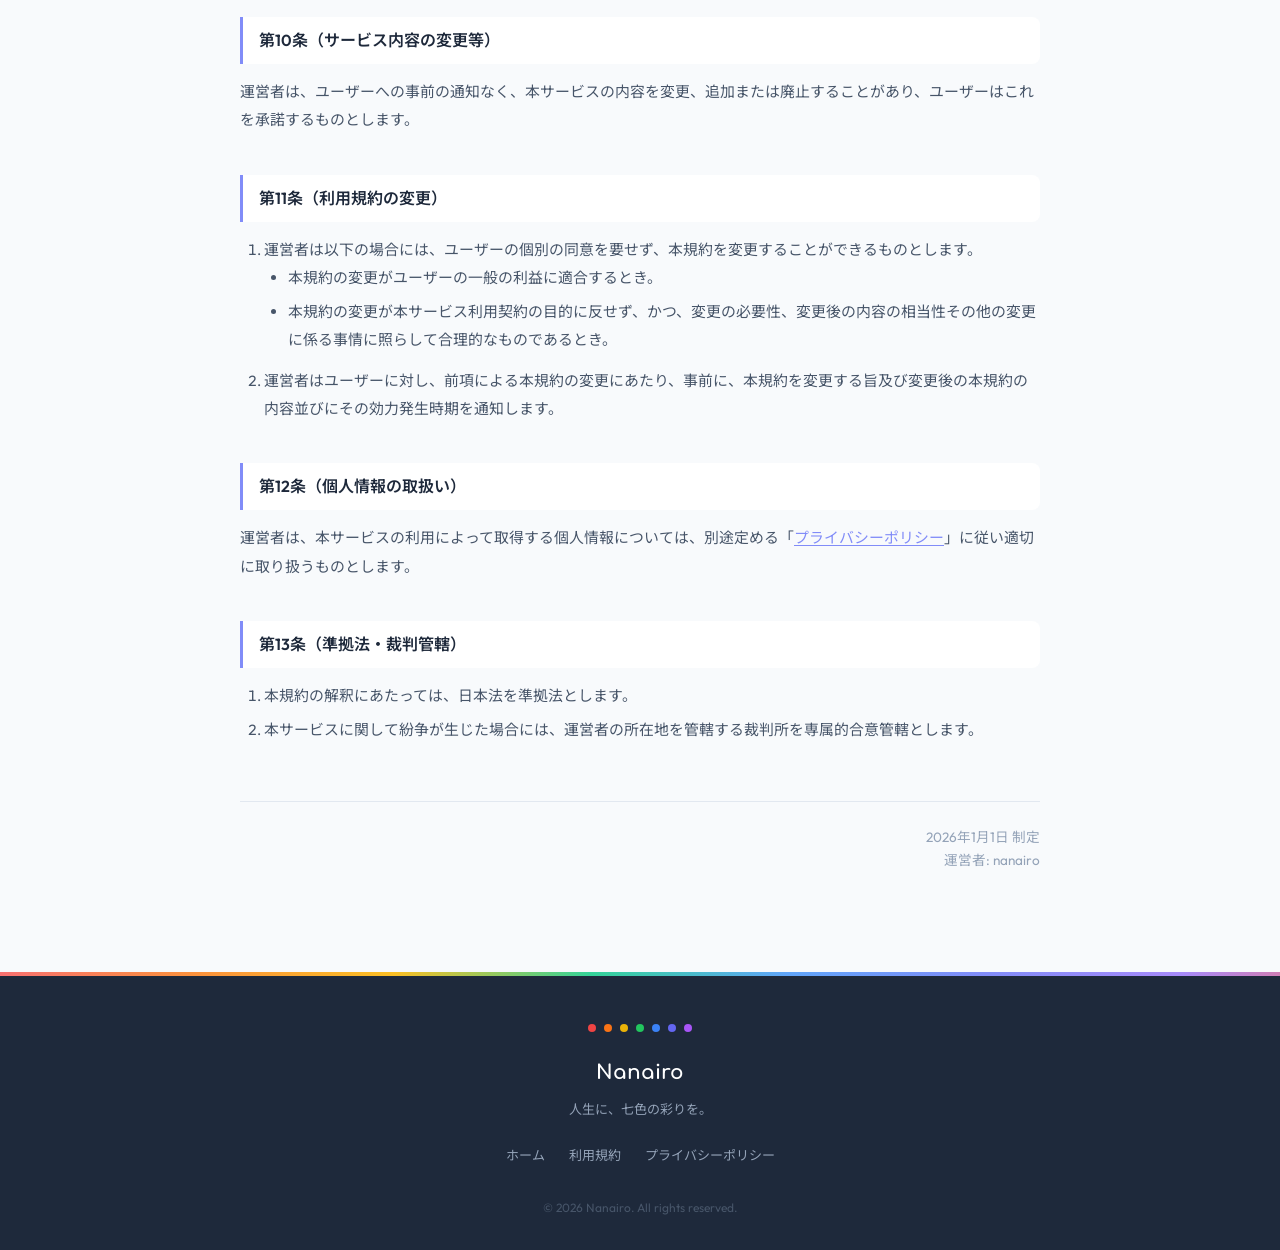
<file: terms.html>
<!DOCTYPE html>
<html lang="ja">
<head>
  <meta charset="UTF-8">
  <meta name="viewport" content="width=device-width, initial-scale=1.0">
  <title>利用規約 | Nanairo</title>
  <link rel="icon" type="image/svg+xml" href="favicon.svg">
  <link rel="preconnect" href="https://fonts.googleapis.com">
  <link rel="preconnect" href="https://fonts.gstatic.com" crossorigin>
  <link href="https://fonts.googleapis.com/css2?family=Outfit:wght@400;500;600;700&family=Quicksand:wght@500;600;700&family=Comfortaa:wght@500;600;700&family=Noto+Sans+JP:wght@400;500;600&display=swap" rel="stylesheet">
  <style>
    /* ===== リセット & ベース ===== */
    *, *::before, *::after {
      margin: 0;
      padding: 0;
      box-sizing: border-box;
    }

    :root {
      --rainbow-red: #f87171;
      --rainbow-orange: #fb923c;
      --rainbow-yellow: #fbbf24;
      --rainbow-green: #34d399;
      --rainbow-blue: #60a5fa;
      --rainbow-indigo: #818cf8;
      --rainbow-purple: #a78bfa;

      --navy: #1e293b;
      --navy-light: #334155;
      --gray-100: #f8fafc;
      --gray-200: #e2e8f0;
      --gray-400: #94a3b8;
      --gray-600: #475569;
      --white: #ffffff;
    }

    html { scroll-behavior: smooth; }

    body {
      font-family: 'Outfit', 'Noto Sans JP', sans-serif;
      color: var(--navy);
      line-height: 1.7;
      background: var(--gray-100);
      overflow-x: hidden;
    }

    a { text-decoration: none; color: inherit; }

    /* ===== アニメーション ===== */
    @keyframes rainbowLine {
      0% { background-position: 0% 50%; }
      100% { background-position: 200% 50%; }
    }

    .fade-in {
      opacity: 0;
      transform: translateY(30px);
      transition: opacity 0.8s ease, transform 0.8s ease;
    }

    .fade-in.visible {
      opacity: 1;
      transform: translateY(0);
    }

    /* ===== ヘッダー ===== */
    header {
      position: fixed;
      top: 0;
      left: 0;
      right: 0;
      z-index: 100;
      padding: 16px 24px;
      transition: all 0.4s ease;
      background: transparent;
    }

    header.scrolled {
      background: rgba(255, 255, 255, 0.92);
      backdrop-filter: blur(20px);
      -webkit-backdrop-filter: blur(20px);
      box-shadow: 0 2px 24px rgba(30, 41, 59, 0.08);
    }

    .header-inner {
      max-width: 1100px;
      margin: 0 auto;
      display: flex;
      align-items: center;
      justify-content: space-between;
    }

    .header-logo {
      display: flex;
      align-items: center;
      gap: 10px;
    }

    .header-logo-icon {
      width: 36px;
      height: 36px;
      border-radius: 10px;
    }

    .header-logo-text {
      font-family: 'Outfit', sans-serif;
      font-size: 22px;
      font-weight: 600;
      color: var(--white);
      transition: color 0.4s ease;
    }

    header.scrolled .header-logo-text {
      color: var(--navy);
    }

    nav {
      display: flex;
      gap: 28px;
    }

    nav a {
      font-size: 14px;
      font-weight: 500;
      color: rgba(255, 255, 255, 0.85);
      transition: color 0.3s ease;
      position: relative;
    }

    nav a::after {
      content: '';
      position: absolute;
      bottom: -4px;
      left: 0;
      width: 0;
      height: 2px;
      background: var(--rainbow-indigo);
      transition: width 0.3s ease;
    }

    nav a:hover::after { width: 100%; }

    header.scrolled nav a {
      color: var(--navy-light);
    }

    header.scrolled nav a:hover {
      color: var(--navy);
    }

    /* ハンバーガー */
    .hamburger {
      display: none;
      flex-direction: column;
      gap: 5px;
      background: none;
      border: none;
      cursor: pointer;
      padding: 4px;
    }

    .hamburger span {
      display: block;
      width: 24px;
      height: 2px;
      background: var(--white);
      border-radius: 2px;
      transition: all 0.35s cubic-bezier(0.4, 0, 0.2, 1);
    }

    header.scrolled .hamburger span { background: var(--navy); }

    .hamburger.open span:nth-child(1) { transform: translateY(7px) rotate(45deg); }
    .hamburger.open span:nth-child(2) { opacity: 0; transform: scaleX(0); }
    .hamburger.open span:nth-child(3) { transform: translateY(-7px) rotate(-45deg); }

    /* モバイルナビ */
    .mobile-nav { display: none; }

    .mobile-nav-backdrop {
      position: fixed;
      inset: 0;
      background: rgba(15, 23, 42, 0.5);
      backdrop-filter: blur(4px);
      z-index: 150;
      opacity: 0;
      pointer-events: none;
      transition: opacity 0.35s ease;
    }

    .mobile-nav-drawer {
      position: fixed;
      top: 0;
      right: 0;
      bottom: 0;
      width: 280px;
      background: var(--white);
      z-index: 200;
      padding: 80px 32px 40px;
      display: flex;
      flex-direction: column;
      gap: 8px;
      transform: translateX(100%);
      transition: transform 0.35s cubic-bezier(0.4, 0, 0.2, 1);
    }

    .mobile-nav-link {
      display: block;
      padding: 14px 0;
      font-size: 16px;
      font-weight: 500;
      color: var(--navy);
      border-bottom: 1px solid var(--gray-200);
      transition: color 0.2s ease;
    }

    .mobile-nav-link:hover { color: var(--rainbow-indigo); }

    .mobile-nav-rainbow {
      margin-top: 32px;
      display: flex;
      gap: 8px;
    }

    .mobile-nav-rainbow span {
      flex: 1;
      height: 4px;
      border-radius: 2px;
    }

    .mobile-nav.open .mobile-nav-backdrop {
      opacity: 1;
      pointer-events: auto;
    }

    .mobile-nav.open .mobile-nav-drawer {
      transform: translateX(0);
    }

    /* ===== レインボーデバイダー ===== */
    .rainbow-divider {
      height: 4px;
      background: linear-gradient(90deg,
        #f87171, #fb923c, #fbbf24, #34d399, #60a5fa, #818cf8, #a78bfa,
        #f87171, #fb923c, #fbbf24, #34d399, #60a5fa, #818cf8, #a78bfa
      );
      background-size: 200% 100%;
      animation: rainbowLine 4s linear infinite;
    }

    /* ===== ページヒーロー ===== */
    .page-hero {
      background: linear-gradient(145deg, #1e293b 0%, #0f172a 40%, #1e1b4b 100%);
      padding: 140px 24px 80px;
      text-align: center;
      color: var(--white);
    }

    .page-hero-label {
      font-size: 11px;
      font-weight: 600;
      letter-spacing: 3px;
      text-transform: uppercase;
      color: var(--rainbow-indigo);
      margin-bottom: 16px;
    }

    .page-hero h1 {
      font-family: 'Outfit', 'Noto Sans JP', sans-serif;
      font-size: 2.2rem;
      font-weight: 700;
      margin-bottom: 12px;
      line-height: 1.3;
    }

    .page-hero-sub {
      font-size: 0.95rem;
      color: rgba(255, 255, 255, 0.55);
      letter-spacing: 0.5px;
    }

    /* ===== コンテンツ ===== */
    .legal-content {
      background: var(--gray-100);
      padding: 80px 24px 100px;
    }

    .legal-container {
      max-width: 800px;
      margin: 0 auto;
    }

    .legal-intro {
      background: var(--white);
      border-radius: 16px;
      padding: 32px 36px;
      margin-bottom: 48px;
      border: 1px solid var(--gray-200);
      font-size: 0.95rem;
      color: var(--gray-600);
      line-height: 1.9;
    }

    .legal-section {
      margin-bottom: 8px;
    }

    .legal-content h2 {
      font-family: 'Outfit', 'Noto Sans JP', sans-serif;
      font-size: 1rem;
      font-weight: 600;
      color: var(--navy);
      border-left: 3px solid var(--rainbow-indigo);
      padding: 10px 0 10px 16px;
      margin-top: 40px;
      margin-bottom: 14px;
      background: var(--white);
      border-radius: 0 8px 8px 0;
    }

    .legal-content p {
      font-size: 0.93rem;
      color: var(--gray-600);
      line-height: 1.9;
      margin-bottom: 12px;
    }

    .legal-content ol,
    .legal-content ul {
      padding-left: 24px;
      margin-bottom: 12px;
    }

    .legal-content li {
      font-size: 0.93rem;
      color: var(--gray-600);
      line-height: 1.9;
      margin-bottom: 6px;
    }

    .legal-content ul { list-style: disc; }

    .legal-content strong {
      color: var(--navy);
      font-weight: 600;
    }

    .legal-content a {
      color: var(--rainbow-indigo);
      text-decoration: underline;
      text-underline-offset: 2px;
    }

    .legal-meta {
      margin-top: 56px;
      padding-top: 24px;
      border-top: 1px solid var(--gray-200);
      text-align: right;
      font-size: 0.85rem;
      color: var(--gray-400);
    }

    /* ===== フッター ===== */
    footer {
      background: var(--navy);
      padding: 48px 24px 32px;
      text-align: center;
    }

    .footer-inner {
      max-width: 1000px;
      margin: 0 auto;
    }

    .footer-rainbow-dots {
      display: flex;
      gap: 8px;
      justify-content: center;
      margin-bottom: 24px;
    }

    .footer-rainbow-dots .dot {
      width: 8px;
      height: 8px;
      border-radius: 50%;
    }

    .footer-logo-text {
      font-family: 'Comfortaa', sans-serif;
      font-size: 20px;
      font-weight: 700;
      color: var(--white);
      margin-bottom: 8px;
    }

    .footer-tagline {
      font-size: 13px;
      color: var(--gray-400);
      margin-bottom: 24px;
    }

    .footer-links {
      display: flex;
      gap: 24px;
      justify-content: center;
      margin-bottom: 32px;
    }

    .footer-links a {
      font-size: 13px;
      color: var(--gray-400);
      transition: color 0.3s ease;
    }

    .footer-links a:hover { color: var(--white); }

    .footer-copy {
      font-size: 12px;
      color: var(--gray-600);
    }

    /* ===== レスポンシブ ===== */
    @media (max-width: 768px) {
      nav { display: none; }
      .hamburger { display: flex; }
      .mobile-nav { display: block; }

      .page-hero { padding: 120px 24px 60px; }
      .page-hero h1 { font-size: 1.7rem; }

      .legal-content { padding: 48px 20px 64px; }
      .legal-intro { padding: 24px; }
      .legal-content h2 { padding: 8px 0 8px 14px; }
    }
  </style>
</head>
<body>

  <!-- ヘッダー -->
  <header id="header">
    <div class="header-inner">
      <a href="/" class="header-logo">
        <img src="favicon.svg" alt="Nanairo" class="header-logo-icon">
        <span class="header-logo-text">Nanairo</span>
      </a>
      <nav>
        <a href="/">ホーム</a>
        <a href="/terms.html">利用規約</a>
        <a href="/privacy.html">プライバシーポリシー</a>
      </nav>
      <button class="hamburger" id="hamburger" aria-label="メニューを開く">
        <span></span>
        <span></span>
        <span></span>
      </button>
    </div>
  </header>

  <!-- モバイルナビ -->
  <div class="mobile-nav" id="mobileNav">
    <div class="mobile-nav-backdrop" id="mobileNavBackdrop"></div>
    <div class="mobile-nav-drawer">
      <a href="/" class="mobile-nav-link">ホーム</a>
      <a href="/terms.html" class="mobile-nav-link">利用規約</a>
      <a href="/privacy.html" class="mobile-nav-link">プライバシーポリシー</a>
      <div class="mobile-nav-rainbow">
        <span style="background:#ef4444;"></span>
        <span style="background:#f97316;"></span>
        <span style="background:#eab308;"></span>
        <span style="background:#22c55e;"></span>
        <span style="background:#3b82f6;"></span>
        <span style="background:#6366f1;"></span>
        <span style="background:#a855f7;"></span>
      </div>
    </div>
  </div>

  <!-- ページヒーロー -->
  <section class="page-hero">
    <div class="fade-in">
      <p class="page-hero-label">Legal</p>
      <h1>利用規約</h1>
      <p class="page-hero-sub">Terms of Service</p>
    </div>
  </section>

  <!-- レインボーライン -->
  <div class="rainbow-divider"></div>

  <!-- コンテンツ -->
  <section class="legal-content">
    <div class="legal-container">

      <div class="legal-intro fade-in">
        この利用規約（以下「本規約」といいます。）は、nanairo（以下「運営者」といいます。）が提供する瞑想アプリ「HITOIKI」（以下「本サービス」といいます。）の利用条件を定めるものです。登録ユーザーの皆さま（以下「ユーザー」といいます。）には、本規約に従って本サービスをご利用いただきます。
      </div>

      <div class="legal-section fade-in">
        <h2>第1条（適用）</h2>
        <ol>
          <li>本規約は、ユーザーと運営者との間の本サービスの利用に関わる一切の関係に適用されるものとします。</li>
          <li>運営者は本サービスに関し、本規約のほか、ご利用にあたってのルール等、各種の定め（以下「個別規定」といいます。）をすることがあります。これら個別規定はその名称のいかんに関わらず、本規約の一部を構成するものとします。</li>
        </ol>
      </div>

      <div class="legal-section fade-in">
        <h2>第2条（医療に関する免責事項）</h2>
        <p><strong>重要：本サービスは医療行為を提供するものではありません。</strong></p>
        <ol>
          <li>本サービスは、リラクゼーションやマインドフルネスの支援を目的としており、疾患の診断、治療、予防を目的とするものではありません。</li>
          <li>身体的・精神的な不調を感じている際のご利用は、専門医にご相談の上、ユーザーご自身の判断で行ってください。</li>
          <li>本サービスの利用により生じた心身への影響について、運営者は一切の責任を負いません。</li>
        </ol>
      </div>

      <div class="legal-section fade-in">
        <h2>第3条（利用登録）</h2>
        <ol>
          <li>本サービスにおいては、希望者が運営者の定める方法によって利用登録を申請し、運営者がこれを承認することによって、利用登録が完了するものとします。</li>
          <li>ユーザーは、自己の責任において、本サービスのユーザーIDおよびパスワード（またはログインリンク）を適切に管理するものとします。</li>
        </ol>
      </div>

      <div class="legal-section fade-in">
        <h2>第4条（有料プラン・定期購読）</h2>
        <ol>
          <li>本サービスの一部機能は有料で提供されます（以下「有料プラン」といいます）。</li>
          <li><strong>決済</strong>: 有料プランの決済には Apple の In-App Purchase を利用します。</li>
          <li><strong>自動更新</strong>: 有料プランは、期間満了の24時間前までに解約手続きが行われない限り、自動的に更新され、課金されます。</li>
          <li><strong>返金</strong>: 既にお支払いいただいた利用料金について、日割り計算等による返金は行いません。</li>
          <li><strong>トライアル</strong>: 初回登録時に限り、一定期間の無料トライアルが適用される場合があります。トライアル期間終了までに解約されない場合、自動的に有料プランへ移行します。</li>
        </ol>
      </div>

      <div class="legal-section fade-in">
        <h2>第5条（禁止事項）</h2>
        <p>ユーザーは、本サービスの利用にあたり、以下の行為をしてはなりません。</p>
        <ol>
          <li>法令または公序良俗に違反する行為</li>
          <li>犯罪行為に関連する行為</li>
          <li>本サービスの内容等、本サービスに含まれる著作権、商標権ほか知的財産権を侵害する行為</li>
          <li>本サービスによって得られた情報を商業的に利用する行為</li>
          <li>運営者のサービスの運営を妨害するおそれのある行為</li>
          <li>不正アクセスをし、またはこれを試みる行為</li>
          <li>他のユーザーに関する個人情報等を収集または蓄積する行為</li>
          <li>不正な目的を持って本サービスを利用する行為</li>
          <li>他のユーザーに成りすます行為</li>
        </ol>
      </div>

      <div class="legal-section fade-in">
        <h2>第6条（本サービスの提供の停止等）</h2>
        <ol>
          <li>運営者は、以下のいずれかの事由があると判断した場合、ユーザーに事前に通知することなく本サービスの全部または一部の提供を停止または中断することができるものとします。
            <ul>
              <li>本サービスにかかるコンピュータシステムの保守点検または更新を行う場合</li>
              <li>地震、落雷、火災、停電または天災などの不可抗力により、本サービスの提供が困難となった場合</li>
              <li>コンピュータまたは通信回線等が事故により停止した場合</li>
              <li>その他、運営者が本サービスの提供が困難と判断した場合</li>
            </ul>
          </li>
          <li>運営者は、本サービスの提供の停止または中断により、ユーザーまたは第三者が被ったいかなる不利益または損害についても、一切の責任を負わないものとします。</li>
        </ol>
      </div>

      <div class="legal-section fade-in">
        <h2>第7条（利用制限および登録抹消）</h2>
        <ol>
          <li>運営者は、ユーザーが以下のいずれかに該当する場合には、事前の通知なく、ユーザーに対して本サービスの全部もしくは一部の利用を制限し、またはユーザーとしての登録を抹消することができるものとします。
            <ul>
              <li>本規約のいずれかの条項に違反した場合</li>
              <li>登録事項に虚偽の事実があることが判明した場合</li>
              <li>料金等の支払債務の不履行があった場合</li>
              <li>その他、運営者が本サービスの利用を適当でないと判断した場合</li>
            </ul>
          </li>
          <li>運営者は、本条に基づき運営者が行った行為によりユーザーに生じた損害について、一切の責任を負いません。</li>
        </ol>
      </div>

      <div class="legal-section fade-in">
        <h2>第8条（退会）</h2>
        <p>ユーザーは、運営者の定める退会手続により、本サービスから退会できるものとします。退会時、本サービス上のユーザーデータ（瞑想履歴、振り返り記録等）は削除される場合があります。</p>
      </div>

      <div class="legal-section fade-in">
        <h2>第9条（保証の否認および免責事項）</h2>
        <ol>
          <li>運営者は、本サービスに事実上または法律上の瑕疵（安全性、信頼性、正確性、完全性、有効性、特定の目的への適合性、セキュリティなどに関する欠陥、エラーやバグ、権利侵害などを含みます。）がないことを明示的にも黙示的にも保証しておりません。</li>
          <li>運営者は、本サービスに起因してユーザーに生じたあらゆる損害について、運営者の故意または重過失による場合を除き、一切の責任を負いません。</li>
        </ol>
      </div>

      <div class="legal-section fade-in">
        <h2>第10条（サービス内容の変更等）</h2>
        <p>運営者は、ユーザーへの事前の通知なく、本サービスの内容を変更、追加または廃止することがあり、ユーザーはこれを承諾するものとします。</p>
      </div>

      <div class="legal-section fade-in">
        <h2>第11条（利用規約の変更）</h2>
        <ol>
          <li>運営者は以下の場合には、ユーザーの個別の同意を要せず、本規約を変更することができるものとします。
            <ul>
              <li>本規約の変更がユーザーの一般の利益に適合するとき。</li>
              <li>本規約の変更が本サービス利用契約の目的に反せず、かつ、変更の必要性、変更後の内容の相当性その他の変更に係る事情に照らして合理的なものであるとき。</li>
            </ul>
          </li>
          <li>運営者はユーザーに対し、前項による本規約の変更にあたり、事前に、本規約を変更する旨及び変更後の本規約の内容並びにその効力発生時期を通知します。</li>
        </ol>
      </div>

      <div class="legal-section fade-in">
        <h2>第12条（個人情報の取扱い）</h2>
        <p>運営者は、本サービスの利用によって取得する個人情報については、別途定める「<a href="/privacy.html">プライバシーポリシー</a>」に従い適切に取り扱うものとします。</p>
      </div>

      <div class="legal-section fade-in">
        <h2>第13条（準拠法・裁判管轄）</h2>
        <ol>
          <li>本規約の解釈にあたっては、日本法を準拠法とします。</li>
          <li>本サービスに関して紛争が生じた場合には、運営者の所在地を管轄する裁判所を専属的合意管轄とします。</li>
        </ol>
      </div>

      <div class="legal-meta fade-in">
        2026年1月1日 制定<br>運営者: nanairo
      </div>

    </div>
  </section>

  <!-- レインボーライン -->
  <div class="rainbow-divider"></div>

  <!-- フッター -->
  <footer>
    <div class="footer-inner">
      <div class="footer-rainbow-dots">
        <span class="dot" style="background: #ef4444;"></span>
        <span class="dot" style="background: #f97316;"></span>
        <span class="dot" style="background: #eab308;"></span>
        <span class="dot" style="background: #22c55e;"></span>
        <span class="dot" style="background: #3b82f6;"></span>
        <span class="dot" style="background: #6366f1;"></span>
        <span class="dot" style="background: #a855f7;"></span>
      </div>
      <div class="footer-logo-text">Nanairo</div>
      <p class="footer-tagline">人生に、七色の彩りを。</p>
      <div class="footer-links">
        <a href="/">ホーム</a>
        <a href="/terms.html">利用規約</a>
        <a href="/privacy.html">プライバシーポリシー</a>
      </div>
      <p class="footer-copy">&copy; 2026 Nanairo. All rights reserved.</p>
    </div>
  </footer>

  <script>
    // ヘッダースクロール効果
    const header = document.getElementById('header');
    window.addEventListener('scroll', () => {
      header.classList.toggle('scrolled', window.scrollY > 50);
    });

    // スクロールフェードイン
    const observer = new IntersectionObserver((entries) => {
      entries.forEach(entry => {
        if (entry.isIntersecting) entry.target.classList.add('visible');
      });
    }, { threshold: 0.1 });

    document.querySelectorAll('.fade-in').forEach(el => observer.observe(el));

    // ハンバーガーメニュー
    const hamburger = document.getElementById('hamburger');
    const mobileNav = document.getElementById('mobileNav');
    const mobileNavBackdrop = document.getElementById('mobileNavBackdrop');
    const mobileNavLinks = document.querySelectorAll('.mobile-nav-link');

    function openMenu() {
      hamburger.classList.add('open');
      mobileNav.classList.add('open');
      document.body.style.overflow = 'hidden';
    }

    function closeMenu() {
      hamburger.classList.remove('open');
      mobileNav.classList.remove('open');
      document.body.style.overflow = '';
    }

    hamburger.addEventListener('click', () => {
      mobileNav.classList.contains('open') ? closeMenu() : openMenu();
    });

    mobileNavBackdrop.addEventListener('click', closeMenu);
    mobileNavLinks.forEach(link => link.addEventListener('click', closeMenu));
  </script>
</body>
</html>
</file>
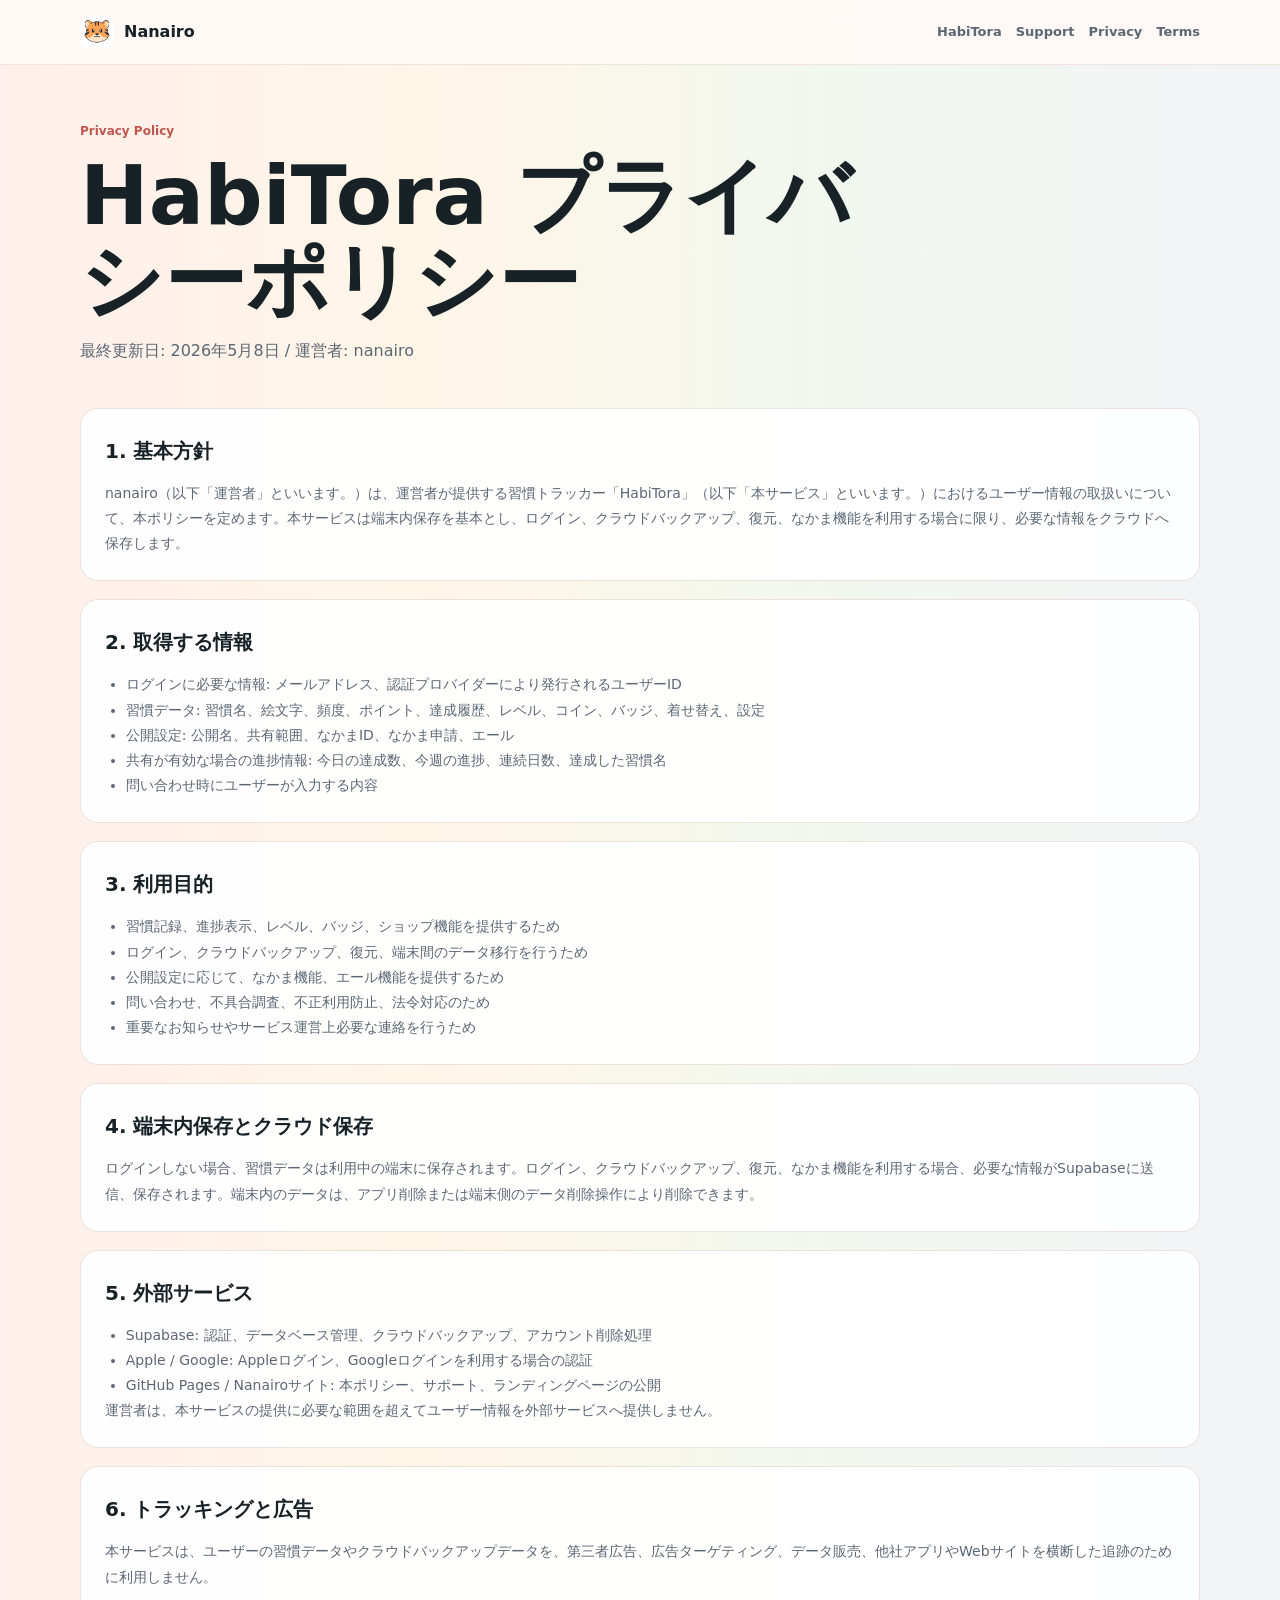
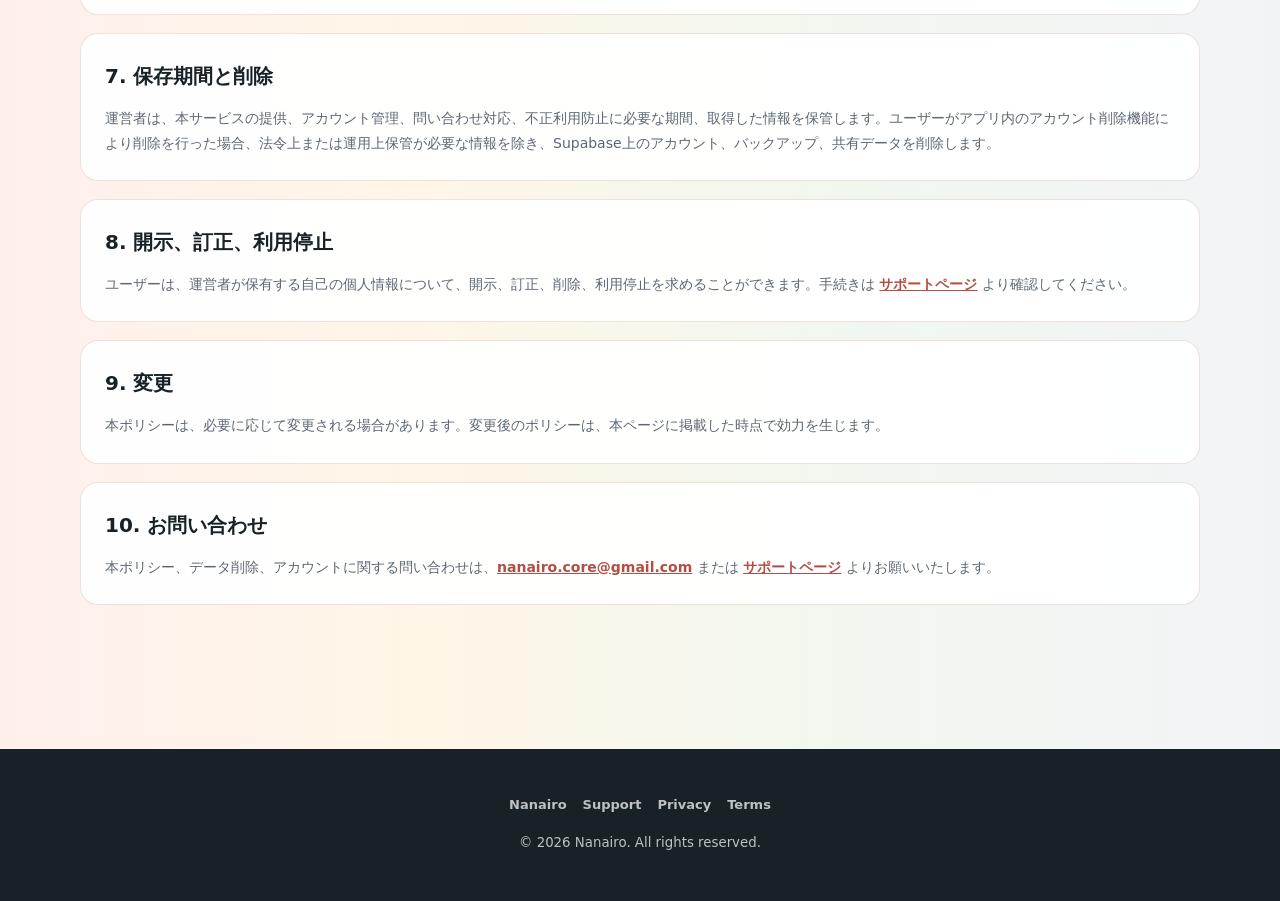
<file: habitora/privacy.html>
<!doctype html>
<html lang="ja">
<head>
  <meta charset="utf-8">
  <meta name="viewport" content="width=device-width, initial-scale=1">
  <title>HabiTora プライバシーポリシー | Nanairo</title>
  <meta name="description" content="HabiToraのプライバシーポリシー。取得する情報、利用目的、外部サービス、保存期間、削除方法を記載しています。">
  <link rel="icon" type="image/svg+xml" href="../favicon.svg">
  <link rel="stylesheet" href="./styles.css">
</head>
<body>
  <header class="topbar">
    <div class="topbar-inner">
      <a class="brand" href="/"><img src="./icon-512.png" alt="">Nanairo</a>
      <nav class="nav" aria-label="HabiTora links">
        <a href="./">HabiTora</a>
        <a href="./support.html">Support</a>
        <a href="./privacy.html">Privacy</a>
        <a href="./terms.html">Terms</a>
      </nav>
    </div>
  </header>

  <main class="legal-layout">
    <p class="section-label">Privacy Policy</p>
    <h1>HabiTora プライバシーポリシー</h1>
    <p class="section-desc">最終更新日: 2026年5月8日 / 運営者: nanairo</p>

    <div class="doc section tight">
      <section>
        <h2>1. 基本方針</h2>
        <p>nanairo（以下「運営者」といいます。）は、運営者が提供する習慣トラッカー「HabiTora」（以下「本サービス」といいます。）におけるユーザー情報の取扱いについて、本ポリシーを定めます。本サービスは端末内保存を基本とし、ログイン、クラウドバックアップ、復元、なかま機能を利用する場合に限り、必要な情報をクラウドへ保存します。</p>
      </section>

      <section>
        <h2>2. 取得する情報</h2>
        <ul>
          <li>ログインに必要な情報: メールアドレス、認証プロバイダーにより発行されるユーザーID</li>
          <li>習慣データ: 習慣名、絵文字、頻度、ポイント、達成履歴、レベル、コイン、バッジ、着せ替え、設定</li>
          <li>公開設定: 公開名、共有範囲、なかまID、なかま申請、エール</li>
          <li>共有が有効な場合の進捗情報: 今日の達成数、今週の進捗、連続日数、達成した習慣名</li>
          <li>問い合わせ時にユーザーが入力する内容</li>
        </ul>
      </section>

      <section>
        <h2>3. 利用目的</h2>
        <ul>
          <li>習慣記録、進捗表示、レベル、バッジ、ショップ機能を提供するため</li>
          <li>ログイン、クラウドバックアップ、復元、端末間のデータ移行を行うため</li>
          <li>公開設定に応じて、なかま機能、エール機能を提供するため</li>
          <li>問い合わせ、不具合調査、不正利用防止、法令対応のため</li>
          <li>重要なお知らせやサービス運営上必要な連絡を行うため</li>
        </ul>
      </section>

      <section>
        <h2>4. 端末内保存とクラウド保存</h2>
        <p>ログインしない場合、習慣データは利用中の端末に保存されます。ログイン、クラウドバックアップ、復元、なかま機能を利用する場合、必要な情報がSupabaseに送信、保存されます。端末内のデータは、アプリ削除または端末側のデータ削除操作により削除できます。</p>
      </section>

      <section>
        <h2>5. 外部サービス</h2>
        <ul>
          <li>Supabase: 認証、データベース管理、クラウドバックアップ、アカウント削除処理</li>
          <li>Apple / Google: Appleログイン、Googleログインを利用する場合の認証</li>
          <li>GitHub Pages / Nanairoサイト: 本ポリシー、サポート、ランディングページの公開</li>
        </ul>
        <p>運営者は、本サービスの提供に必要な範囲を超えてユーザー情報を外部サービスへ提供しません。</p>
      </section>

      <section>
        <h2>6. トラッキングと広告</h2>
        <p>本サービスは、ユーザーの習慣データやクラウドバックアップデータを、第三者広告、広告ターゲティング、データ販売、他社アプリやWebサイトを横断した追跡のために利用しません。</p>
      </section>

      <section>
        <h2>7. 保存期間と削除</h2>
        <p>運営者は、本サービスの提供、アカウント管理、問い合わせ対応、不正利用防止に必要な期間、取得した情報を保管します。ユーザーがアプリ内のアカウント削除機能により削除を行った場合、法令上または運用上保管が必要な情報を除き、Supabase上のアカウント、バックアップ、共有データを削除します。</p>
      </section>

      <section>
        <h2>8. 開示、訂正、利用停止</h2>
        <p>ユーザーは、運営者が保有する自己の個人情報について、開示、訂正、削除、利用停止を求めることができます。手続きは <a href="./support.html">サポートページ</a> より確認してください。</p>
      </section>

      <section>
        <h2>9. 変更</h2>
        <p>本ポリシーは、必要に応じて変更される場合があります。変更後のポリシーは、本ページに掲載した時点で効力を生じます。</p>
      </section>

      <section class="note">
        <h2>10. お問い合わせ</h2>
        <p>本ポリシー、データ削除、アカウントに関する問い合わせは、<a href="mailto:nanairo.core@gmail.com?subject=HabiTora%20Support">nanairo.core@gmail.com</a> または <a href="./support.html">サポートページ</a> よりお願いいたします。</p>
      </section>
    </div>
  </main>

  <footer class="footer">
    <div class="footer-links">
      <a href="/">Nanairo</a>
      <a href="./support.html">Support</a>
      <a href="./privacy.html">Privacy</a>
      <a href="./terms.html">Terms</a>
    </div>
    <small>&copy; 2026 Nanairo. All rights reserved.</small>
  </footer>
</body>
</html>
</file>
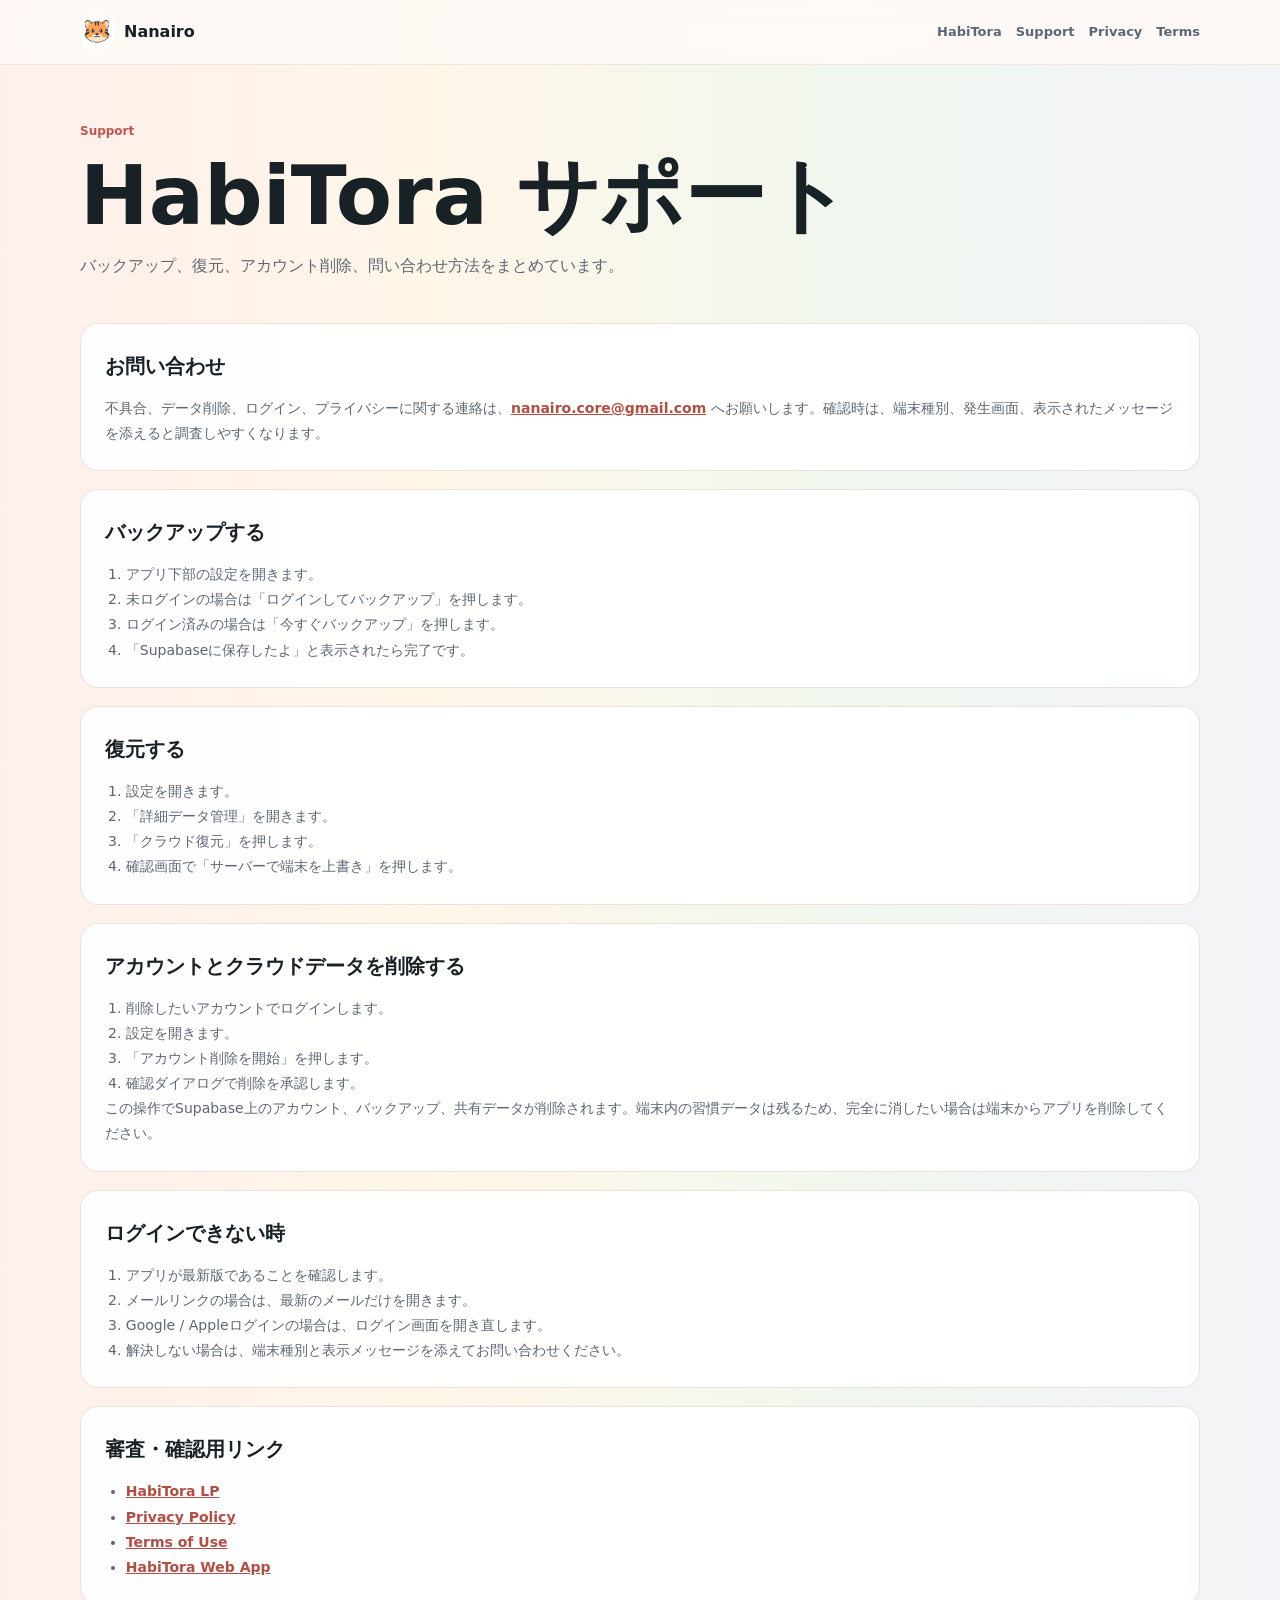
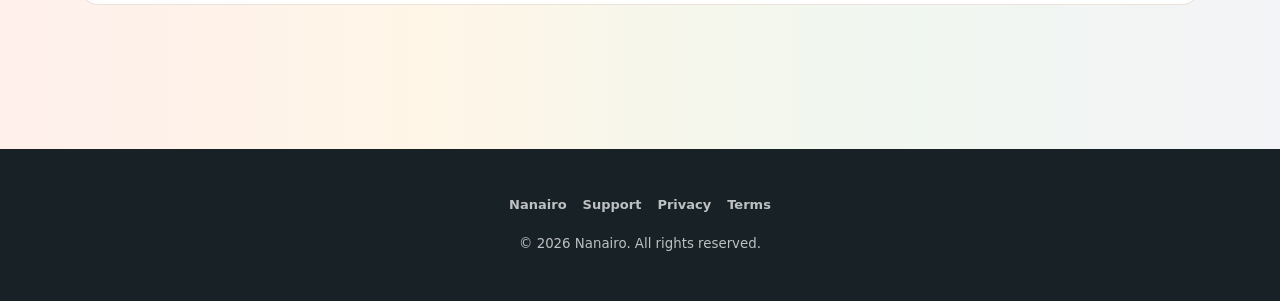
<file: habitora/support.html>
<!doctype html>
<html lang="ja">
<head>
  <meta charset="utf-8">
  <meta name="viewport" content="width=device-width, initial-scale=1">
  <title>HabiTora サポート | Nanairo</title>
  <meta name="description" content="HabiToraのサポートページ。バックアップ、復元、アカウント削除、問い合わせ方法を案内します。">
  <link rel="icon" type="image/svg+xml" href="../favicon.svg">
  <link rel="stylesheet" href="./styles.css">
</head>
<body>
  <header class="topbar">
    <div class="topbar-inner">
      <a class="brand" href="/"><img src="./icon-512.png" alt="">Nanairo</a>
      <nav class="nav" aria-label="HabiTora links">
        <a href="./">HabiTora</a>
        <a href="./support.html">Support</a>
        <a href="./privacy.html">Privacy</a>
        <a href="./terms.html">Terms</a>
      </nav>
    </div>
  </header>

  <main class="legal-layout">
    <p class="section-label">Support</p>
    <h1>HabiTora サポート</h1>
    <p class="section-desc">バックアップ、復元、アカウント削除、問い合わせ方法をまとめています。</p>

    <div class="doc section tight">
      <section>
        <h2>お問い合わせ</h2>
        <p>不具合、データ削除、ログイン、プライバシーに関する連絡は、<a href="mailto:nanairo.core@gmail.com?subject=HabiTora%20Support">nanairo.core@gmail.com</a> へお願いします。確認時は、端末種別、発生画面、表示されたメッセージを添えると調査しやすくなります。</p>
      </section>

      <section>
        <h2>バックアップする</h2>
        <ol>
          <li>アプリ下部の設定を開きます。</li>
          <li>未ログインの場合は「ログインしてバックアップ」を押します。</li>
          <li>ログイン済みの場合は「今すぐバックアップ」を押します。</li>
          <li>「Supabaseに保存したよ」と表示されたら完了です。</li>
        </ol>
      </section>

      <section>
        <h2>復元する</h2>
        <ol>
          <li>設定を開きます。</li>
          <li>「詳細データ管理」を開きます。</li>
          <li>「クラウド復元」を押します。</li>
          <li>確認画面で「サーバーで端末を上書き」を押します。</li>
        </ol>
      </section>

      <section id="account-delete">
        <h2>アカウントとクラウドデータを削除する</h2>
        <ol>
          <li>削除したいアカウントでログインします。</li>
          <li>設定を開きます。</li>
          <li>「アカウント削除を開始」を押します。</li>
          <li>確認ダイアログで削除を承認します。</li>
        </ol>
        <p>この操作でSupabase上のアカウント、バックアップ、共有データが削除されます。端末内の習慣データは残るため、完全に消したい場合は端末からアプリを削除してください。</p>
      </section>

      <section>
        <h2>ログインできない時</h2>
        <ol>
          <li>アプリが最新版であることを確認します。</li>
          <li>メールリンクの場合は、最新のメールだけを開きます。</li>
          <li>Google / Appleログインの場合は、ログイン画面を開き直します。</li>
          <li>解決しない場合は、端末種別と表示メッセージを添えてお問い合わせください。</li>
        </ol>
      </section>

      <section class="note">
        <h2>審査・確認用リンク</h2>
        <ul>
          <li><a href="./">HabiTora LP</a></li>
          <li><a href="./privacy.html">Privacy Policy</a></li>
          <li><a href="./terms.html">Terms of Use</a></li>
          <li><a href="https://yokko405.github.io/yokos-garden/" target="_blank" rel="noreferrer">HabiTora Web App</a></li>
        </ul>
      </section>
    </div>
  </main>

  <footer class="footer">
    <div class="footer-links">
      <a href="/">Nanairo</a>
      <a href="./support.html">Support</a>
      <a href="./privacy.html">Privacy</a>
      <a href="./terms.html">Terms</a>
    </div>
    <small>&copy; 2026 Nanairo. All rights reserved.</small>
  </footer>
</body>
</html>
</file>
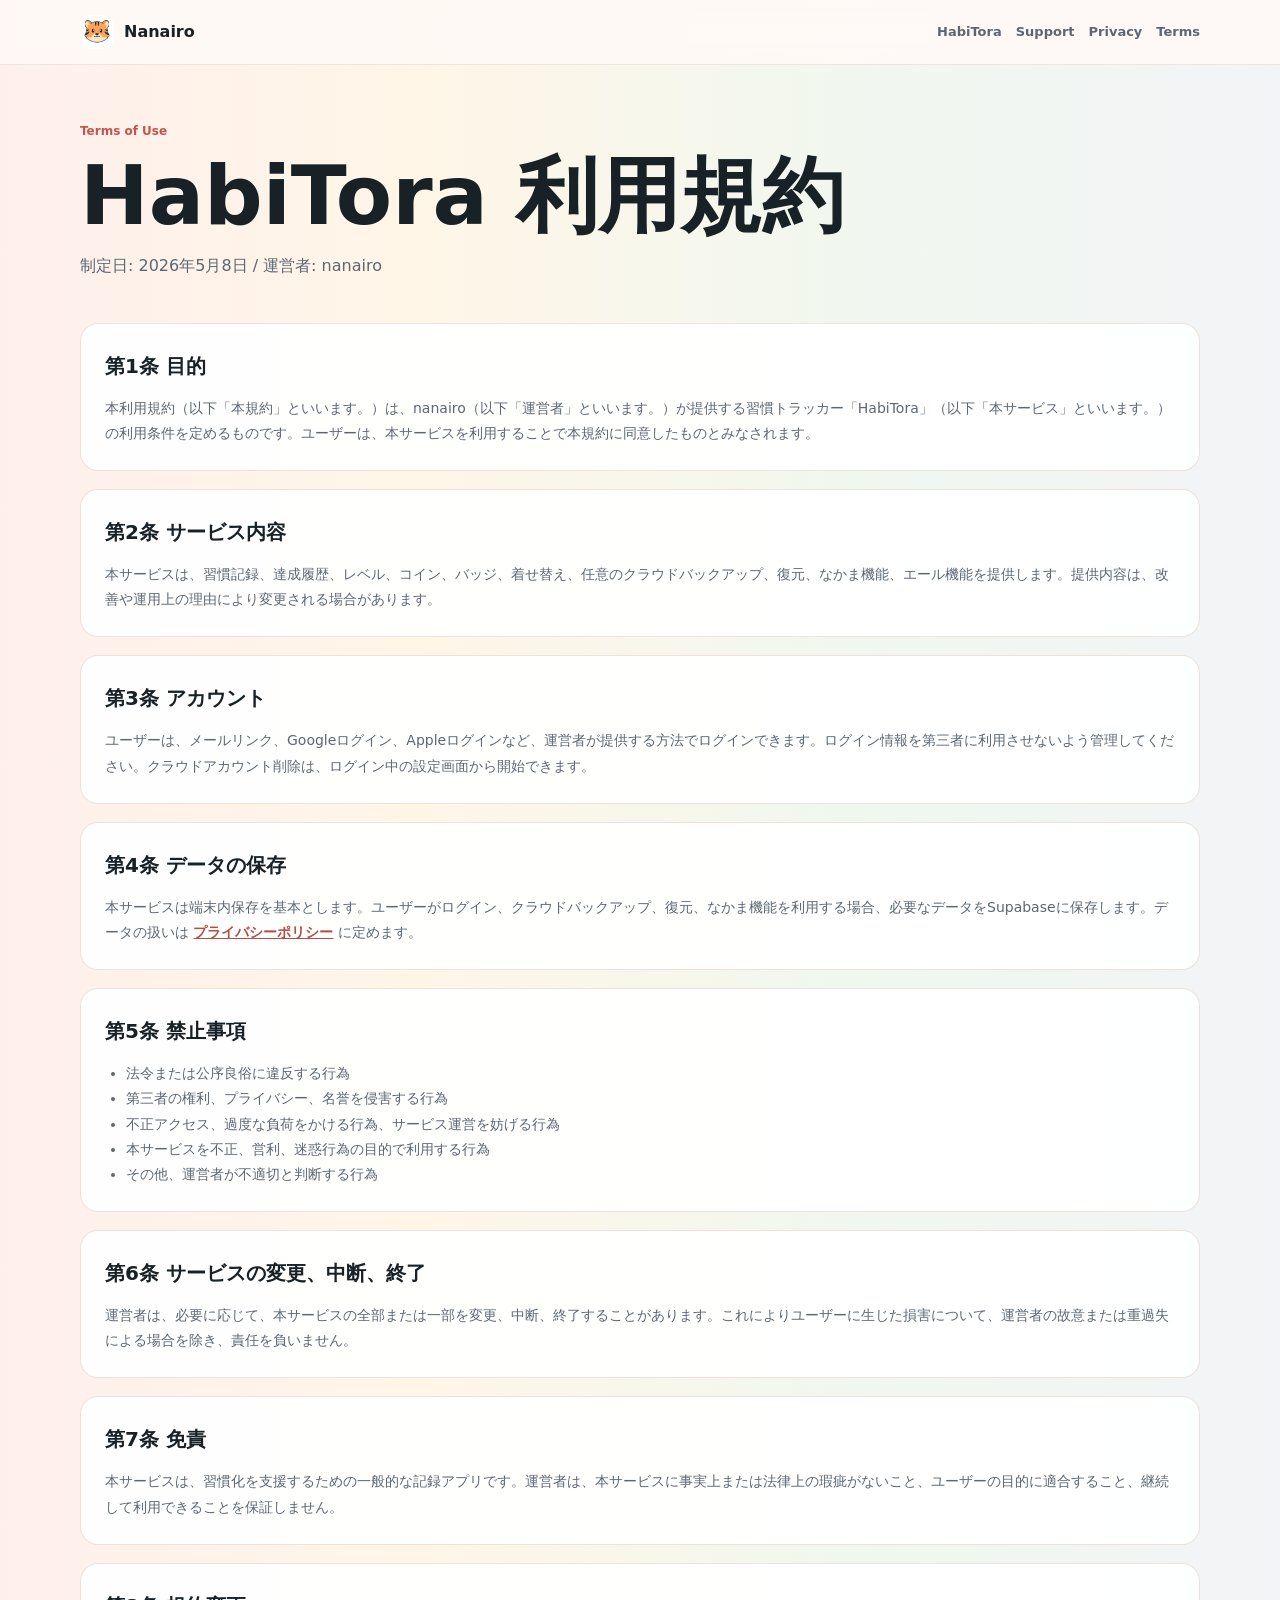
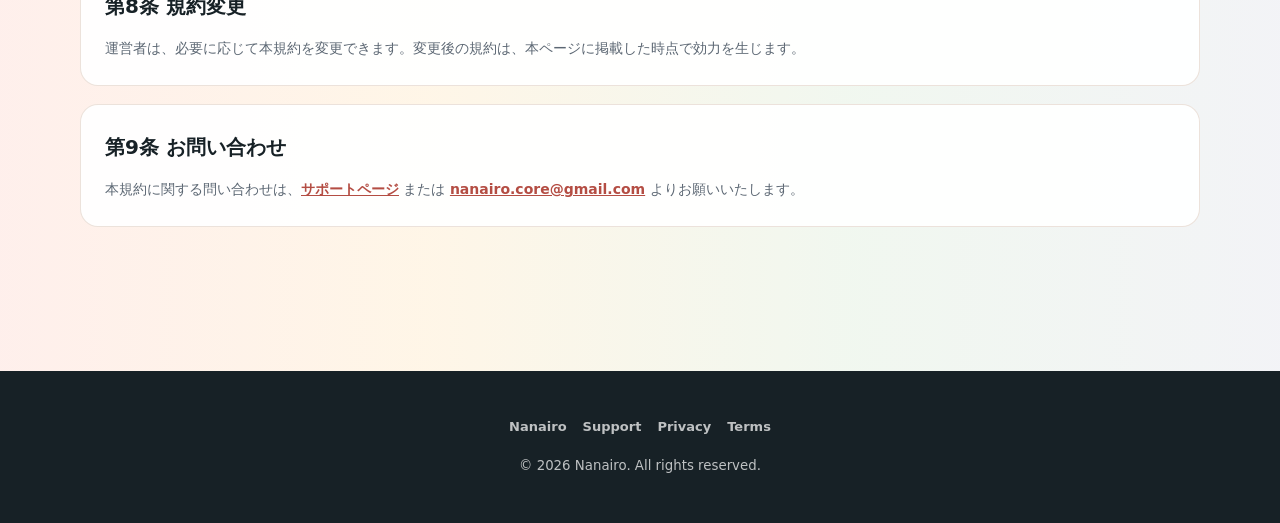
<file: habitora/terms.html>
<!doctype html>
<html lang="ja">
<head>
  <meta charset="utf-8">
  <meta name="viewport" content="width=device-width, initial-scale=1">
  <title>HabiTora 利用規約 | Nanairo</title>
  <meta name="description" content="HabiToraの利用規約。サービス内容、アカウント、禁止事項、免責、データの扱いを記載しています。">
  <link rel="icon" type="image/svg+xml" href="../favicon.svg">
  <link rel="stylesheet" href="./styles.css">
</head>
<body>
  <header class="topbar">
    <div class="topbar-inner">
      <a class="brand" href="/"><img src="./icon-512.png" alt="">Nanairo</a>
      <nav class="nav" aria-label="HabiTora links">
        <a href="./">HabiTora</a>
        <a href="./support.html">Support</a>
        <a href="./privacy.html">Privacy</a>
        <a href="./terms.html">Terms</a>
      </nav>
    </div>
  </header>

  <main class="legal-layout">
    <p class="section-label">Terms of Use</p>
    <h1>HabiTora 利用規約</h1>
    <p class="section-desc">制定日: 2026年5月8日 / 運営者: nanairo</p>

    <div class="doc section tight">
      <section>
        <h2>第1条 目的</h2>
        <p>本利用規約（以下「本規約」といいます。）は、nanairo（以下「運営者」といいます。）が提供する習慣トラッカー「HabiTora」（以下「本サービス」といいます。）の利用条件を定めるものです。ユーザーは、本サービスを利用することで本規約に同意したものとみなされます。</p>
      </section>

      <section>
        <h2>第2条 サービス内容</h2>
        <p>本サービスは、習慣記録、達成履歴、レベル、コイン、バッジ、着せ替え、任意のクラウドバックアップ、復元、なかま機能、エール機能を提供します。提供内容は、改善や運用上の理由により変更される場合があります。</p>
      </section>

      <section>
        <h2>第3条 アカウント</h2>
        <p>ユーザーは、メールリンク、Googleログイン、Appleログインなど、運営者が提供する方法でログインできます。ログイン情報を第三者に利用させないよう管理してください。クラウドアカウント削除は、ログイン中の設定画面から開始できます。</p>
      </section>

      <section>
        <h2>第4条 データの保存</h2>
        <p>本サービスは端末内保存を基本とします。ユーザーがログイン、クラウドバックアップ、復元、なかま機能を利用する場合、必要なデータをSupabaseに保存します。データの扱いは <a href="./privacy.html">プライバシーポリシー</a> に定めます。</p>
      </section>

      <section>
        <h2>第5条 禁止事項</h2>
        <ul>
          <li>法令または公序良俗に違反する行為</li>
          <li>第三者の権利、プライバシー、名誉を侵害する行為</li>
          <li>不正アクセス、過度な負荷をかける行為、サービス運営を妨げる行為</li>
          <li>本サービスを不正、営利、迷惑行為の目的で利用する行為</li>
          <li>その他、運営者が不適切と判断する行為</li>
        </ul>
      </section>

      <section>
        <h2>第6条 サービスの変更、中断、終了</h2>
        <p>運営者は、必要に応じて、本サービスの全部または一部を変更、中断、終了することがあります。これによりユーザーに生じた損害について、運営者の故意または重過失による場合を除き、責任を負いません。</p>
      </section>

      <section>
        <h2>第7条 免責</h2>
        <p>本サービスは、習慣化を支援するための一般的な記録アプリです。運営者は、本サービスに事実上または法律上の瑕疵がないこと、ユーザーの目的に適合すること、継続して利用できることを保証しません。</p>
      </section>

      <section>
        <h2>第8条 規約変更</h2>
        <p>運営者は、必要に応じて本規約を変更できます。変更後の規約は、本ページに掲載した時点で効力を生じます。</p>
      </section>

      <section class="note">
        <h2>第9条 お問い合わせ</h2>
        <p>本規約に関する問い合わせは、<a href="./support.html">サポートページ</a> または <a href="mailto:nanairo.core@gmail.com?subject=HabiTora%20Support">nanairo.core@gmail.com</a> よりお願いいたします。</p>
      </section>
    </div>
  </main>

  <footer class="footer">
    <div class="footer-links">
      <a href="/">Nanairo</a>
      <a href="./support.html">Support</a>
      <a href="./privacy.html">Privacy</a>
      <a href="./terms.html">Terms</a>
    </div>
    <small>&copy; 2026 Nanairo. All rights reserved.</small>
  </footer>
</body>
</html>
</file>
<file: habitora/styles.css>
*, *::before, *::after {
  box-sizing: border-box;
}

:root {
  --ink: #172126;
  --muted: #5c6773;
  --line: #eadfd8;
  --paper: #fffaf6;
  --white: #ffffff;
  --rose: #f87171;
  --orange: #fb923c;
  --yellow: #fbbf24;
  --green: #34d399;
  --blue: #60a5fa;
  --purple: #a78bfa;
}

html {
  scroll-behavior: smooth;
}

body {
  margin: 0;
  color: var(--ink);
  font-family: "Noto Sans JP", "Hiragino Sans", "Yu Gothic", system-ui, -apple-system, sans-serif;
  line-height: 1.8;
  background:
    linear-gradient(90deg, rgba(248, 113, 113, 0.08), rgba(251, 191, 36, 0.07), rgba(52, 211, 153, 0.07), rgba(96, 165, 250, 0.08)),
    var(--paper);
}

a {
  color: inherit;
  text-decoration: none;
}

.topbar {
  position: sticky;
  top: 0;
  z-index: 10;
  background: rgba(255, 250, 246, 0.88);
  border-bottom: 1px solid rgba(234, 223, 216, 0.78);
  backdrop-filter: blur(18px);
}

.topbar-inner {
  width: min(1120px, calc(100% - 32px));
  min-height: 64px;
  margin: 0 auto;
  display: flex;
  align-items: center;
  justify-content: space-between;
  gap: 20px;
}

.brand {
  display: inline-flex;
  align-items: center;
  gap: 10px;
  font-weight: 900;
}

.brand img {
  width: 34px;
  height: 34px;
  border-radius: 11px;
}

.nav {
  display: flex;
  flex-wrap: wrap;
  justify-content: flex-end;
  gap: 14px;
  color: var(--muted);
  font-size: 13px;
  font-weight: 800;
}

.nav a:hover {
  color: var(--ink);
}

.hero {
  min-height: 82svh;
  display: grid;
  align-items: end;
  color: var(--white);
  background-image:
    linear-gradient(180deg, rgba(12, 18, 28, 0.4) 0%, rgba(12, 18, 28, 0.72) 52%, rgba(12, 18, 28, 0.92) 100%),
    url("./social-preview.png");
  background-size: cover;
  background-position: center;
}

.hero-inner {
  width: min(1120px, calc(100% - 32px));
  margin: 0 auto;
  padding: 120px 0 76px;
}

.eyebrow {
  display: inline-flex;
  align-items: center;
  gap: 8px;
  margin: 0 0 18px;
  color: rgba(255, 255, 255, 0.78);
  font-size: 12px;
  font-weight: 900;
}

.eyebrow::before {
  content: "";
  width: 40px;
  height: 4px;
  border-radius: 999px;
  background: linear-gradient(90deg, var(--rose), var(--yellow), var(--green), var(--blue), var(--purple));
}

h1 {
  max-width: 780px;
  margin: 0;
  font-size: clamp(40px, 8vw, 82px);
  line-height: 1.04;
}

.hero-copy {
  max-width: 680px;
  margin: 22px 0 0;
  color: rgba(255, 255, 255, 0.84);
  font-size: clamp(15px, 2vw, 18px);
}

.actions {
  display: flex;
  flex-wrap: wrap;
  gap: 12px;
  margin-top: 28px;
}

.button {
  display: inline-flex;
  min-height: 48px;
  align-items: center;
  justify-content: center;
  border-radius: 999px;
  padding: 0 20px;
  font-size: 14px;
  font-weight: 900;
}

.button.primary {
  color: #1f2937;
  background: #fde68a;
}

.button.secondary {
  color: var(--white);
  border: 1px solid rgba(255, 255, 255, 0.32);
  background: rgba(255, 255, 255, 0.08);
}

main {
  width: min(1120px, calc(100% - 32px));
  margin: 0 auto;
}

.section {
  padding: 72px 0;
}

.section.tight {
  padding-top: 42px;
}

.section-label {
  margin: 0 0 10px;
  color: #c0564d;
  font-size: 12px;
  font-weight: 900;
}

.section-title {
  margin: 0;
  font-size: clamp(28px, 4vw, 44px);
  line-height: 1.25;
}

.section-desc {
  max-width: 720px;
  margin: 14px 0 0;
  color: var(--muted);
}

.grid {
  display: grid;
  grid-template-columns: repeat(3, minmax(0, 1fr));
  gap: 16px;
  margin-top: 28px;
}

.card {
  min-height: 190px;
  padding: 22px;
  border: 1px solid rgba(234, 223, 216, 0.9);
  border-radius: 18px;
  background: rgba(255, 255, 255, 0.9);
  box-shadow: 0 16px 38px rgba(23, 33, 38, 0.06);
}

.card strong {
  display: block;
  margin-bottom: 10px;
  font-size: 17px;
}

.card p {
  margin: 0;
  color: var(--muted);
  font-size: 14px;
}

.split {
  display: grid;
  grid-template-columns: minmax(0, 0.9fr) minmax(0, 1.1fr);
  gap: 28px;
  align-items: start;
}

.legal-layout {
  padding: 56px 0 72px;
}

.doc {
  display: grid;
  gap: 18px;
}

.doc section {
  padding: 24px;
  border: 1px solid rgba(234, 223, 216, 0.9);
  border-radius: 18px;
  background: rgba(255, 255, 255, 0.92);
}

.doc h2 {
  margin: 0 0 12px;
  font-size: 20px;
}

.doc p,
.doc li {
  color: var(--muted);
  font-size: 14px;
}

.doc p {
  margin: 0;
}

.doc ul,
.doc ol {
  margin: 0;
  padding-left: 1.3em;
}

.doc a {
  color: #b44d43;
  font-weight: 900;
  text-decoration: underline;
}

.note {
  border-left: 5px solid var(--orange);
}

.footer {
  padding: 44px 16px;
  color: rgba(255, 255, 255, 0.72);
  text-align: center;
  background: #172126;
}

.footer-links {
  display: flex;
  flex-wrap: wrap;
  justify-content: center;
  gap: 16px;
  margin-bottom: 12px;
  font-size: 13px;
  font-weight: 800;
}

@media (max-width: 760px) {
  .topbar-inner {
    min-height: 74px;
    align-items: flex-start;
    flex-direction: column;
    justify-content: center;
    padding: 12px 0;
  }

  .nav {
    justify-content: flex-start;
  }

  .hero {
    min-height: 76svh;
  }

  .grid,
  .split {
    grid-template-columns: 1fr;
  }

  .section {
    padding: 52px 0;
  }
}
</file>
